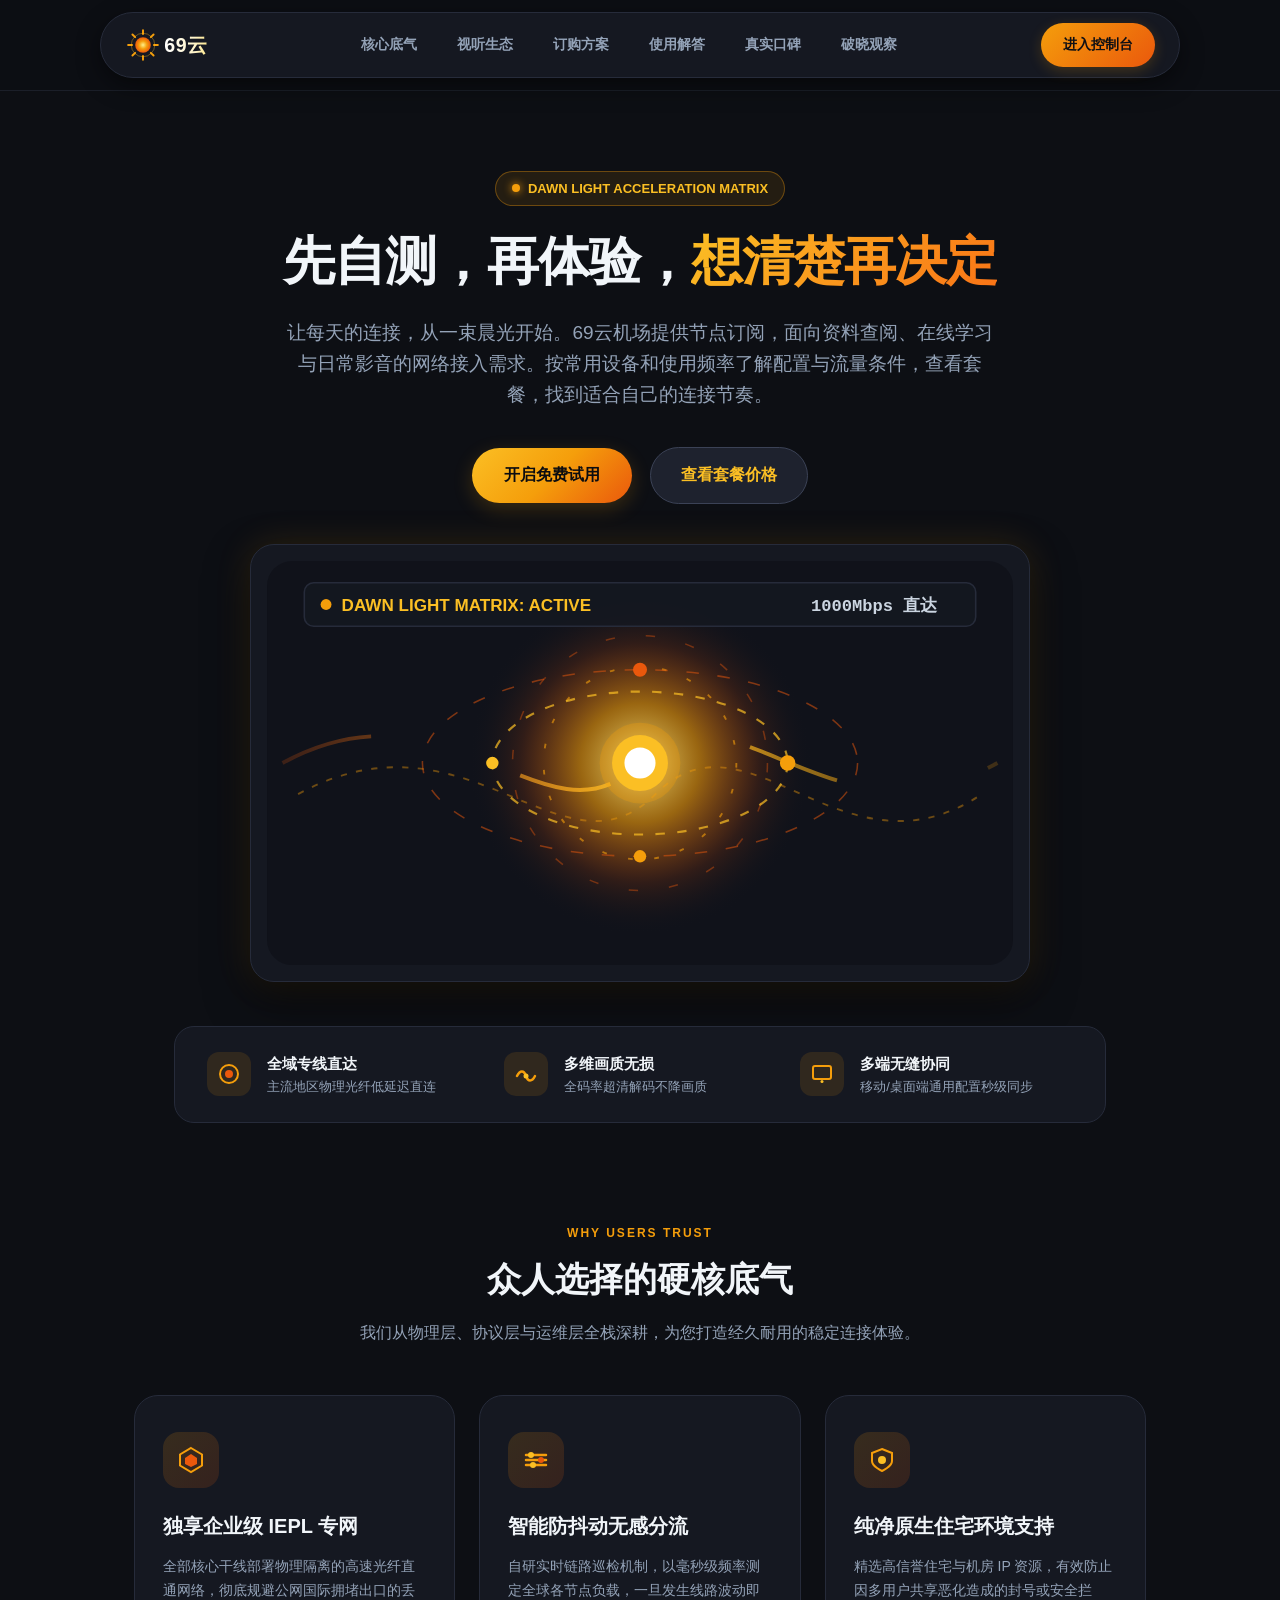
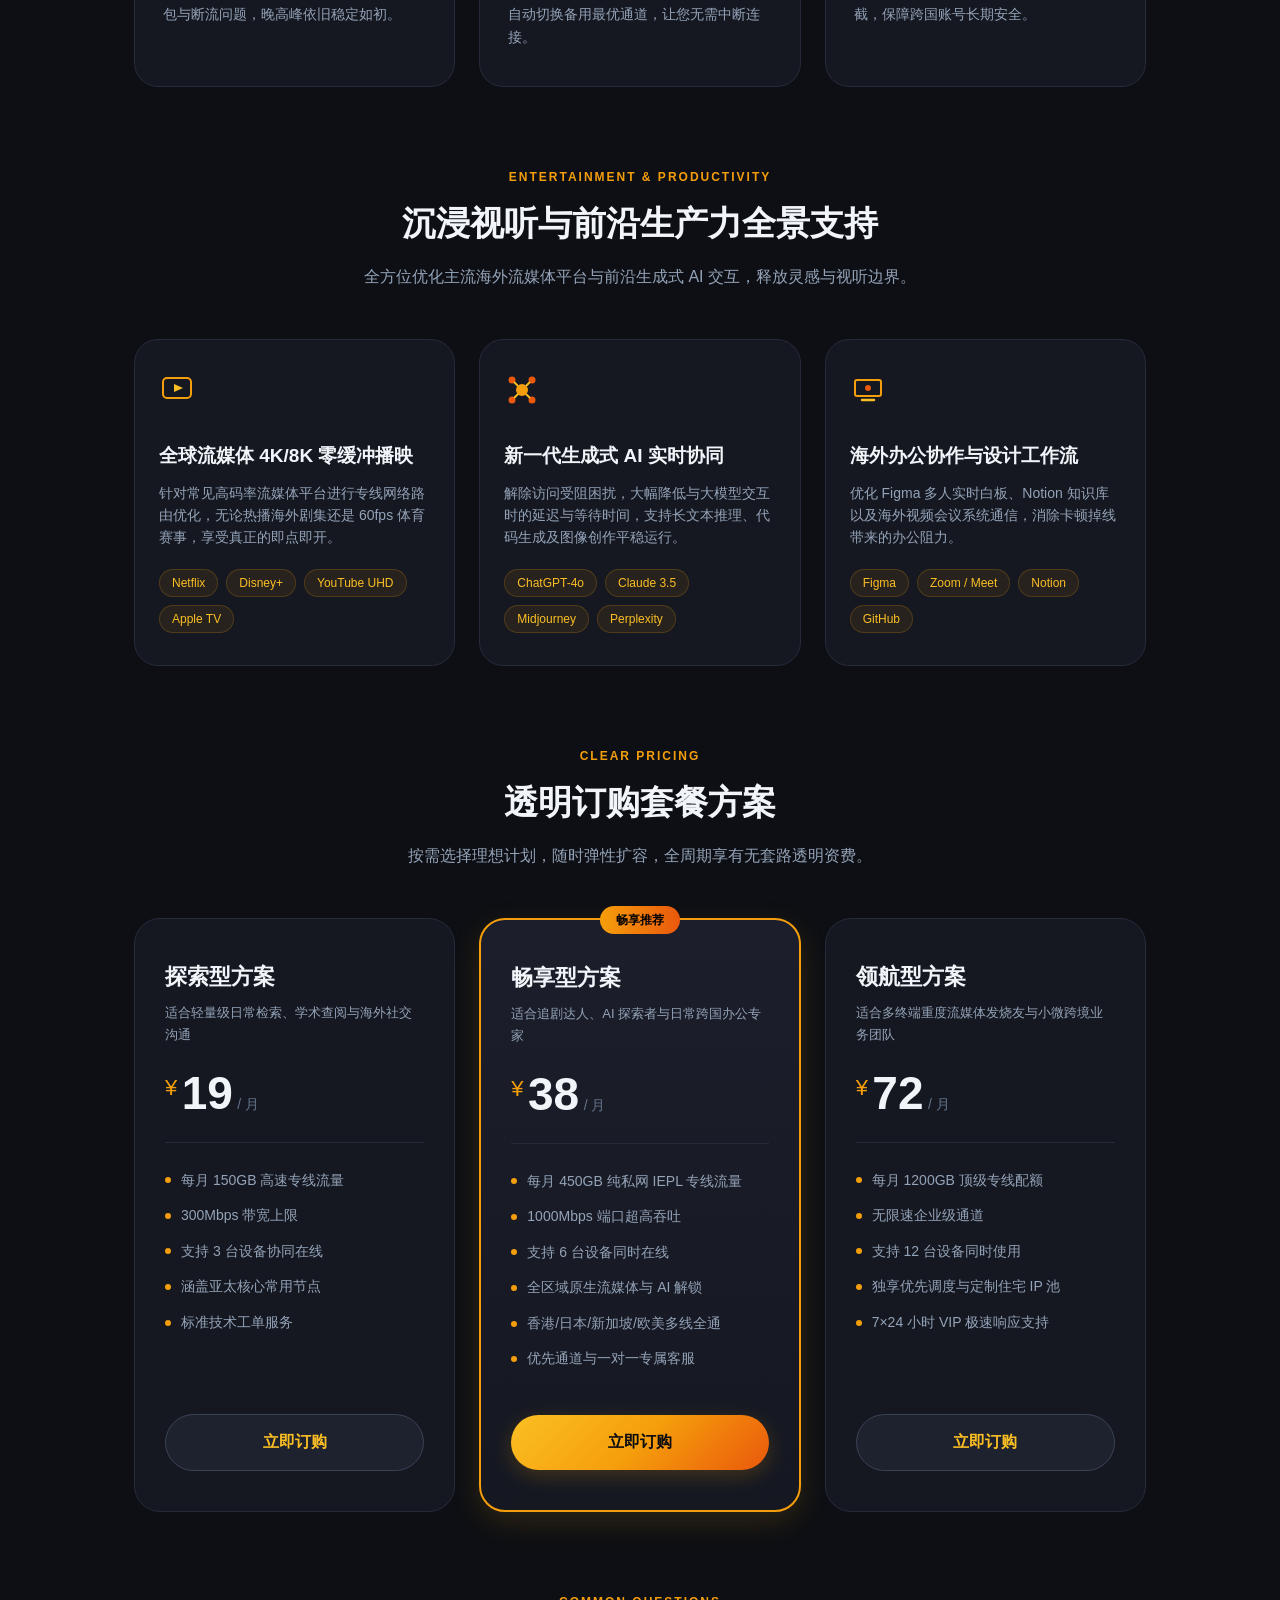
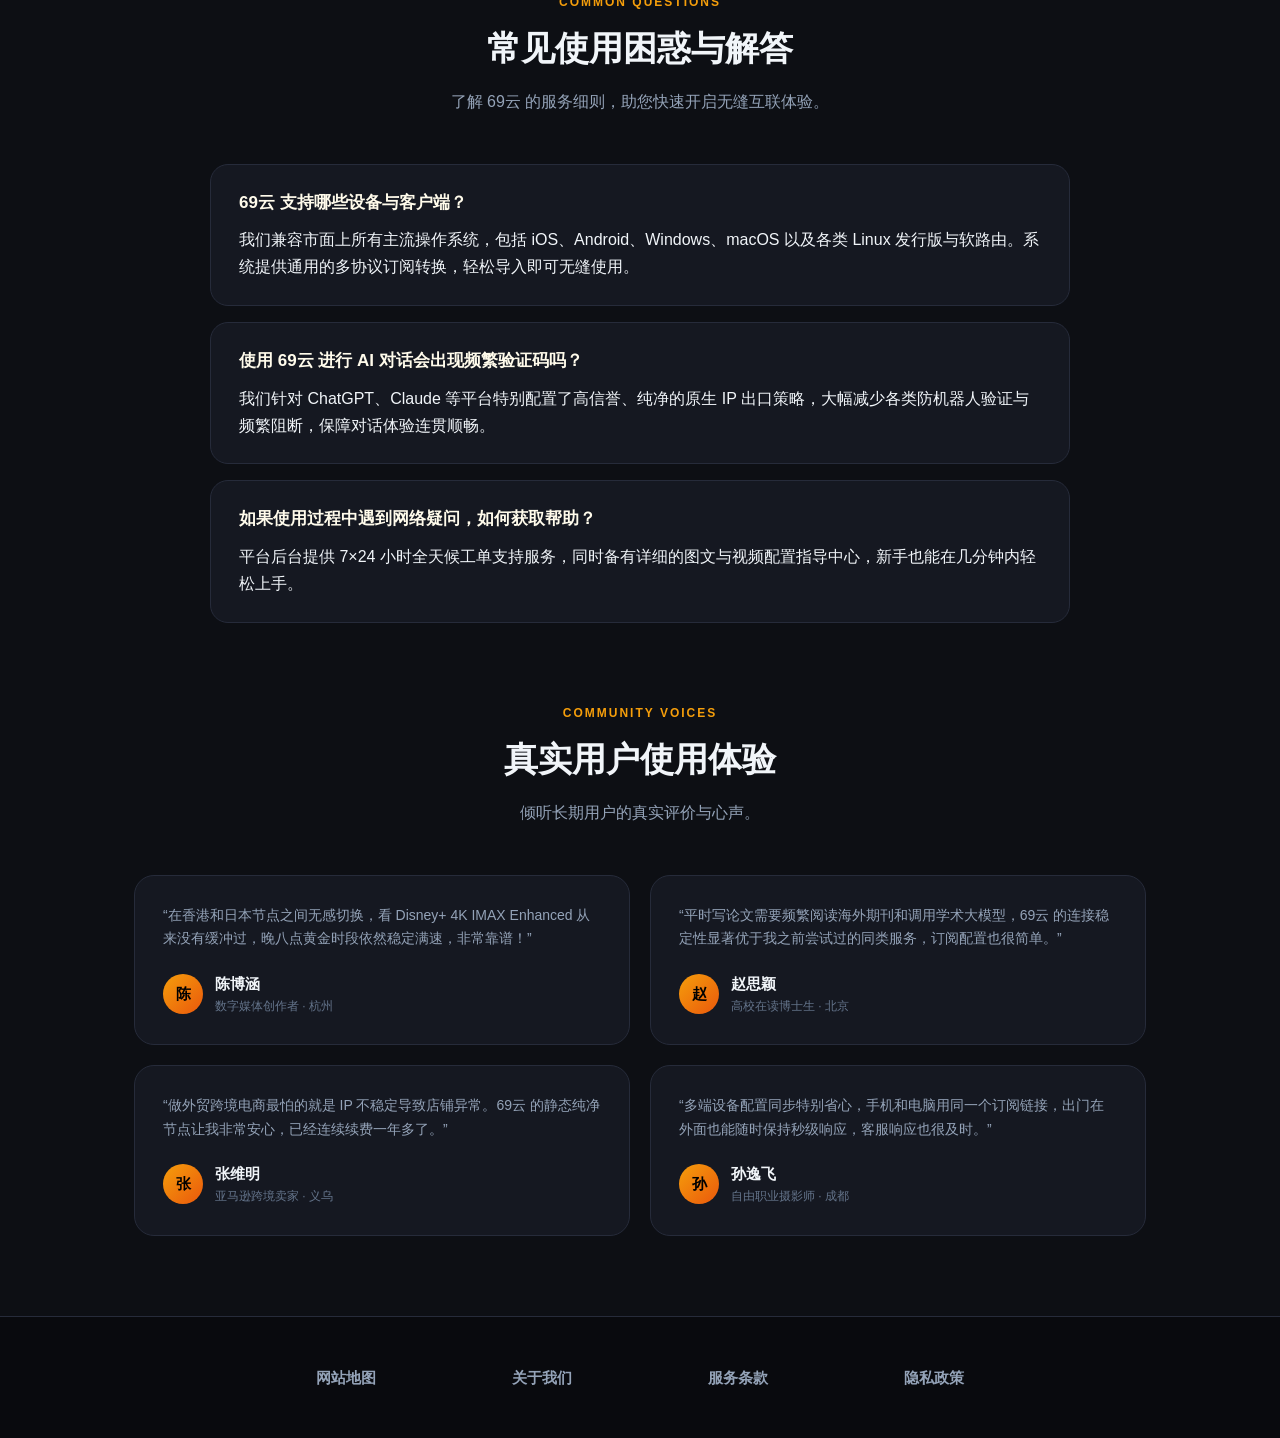
<file: index.html>
<!DOCTYPE html>

<html lang="zh-CN">
<head>
<meta charset="utf-8"/>
<meta content="width=device-width, initial-scale=1.0" name="viewport"/>
<title>69云机场 - 免费体验、自测清单与多设备使用指南</title>
<meta content="让每天的连接，从一束晨光开始。69云机场提供节点订阅，面向资料查阅、在线学习与日常影音的网络接入需求。按常用设备和使用频率了解配置与流量条件，查看套餐，找到适合自己的连接节奏。" name="description"/>
<meta content="69云, 69云机场, 机场推荐, 免费体验, 购买前自测, 多设备同步, 协作工具" name="keywords"/>
<link href="https://69yuncloud.homes/" rel="canonical"/>
<link href="style.css" rel="stylesheet"/>
<!-- Open Graph 社交分享元标签 -->
<meta content="website" property="og:type"/>
<meta content="69云" property="og:site_name"/>
<meta content="69云机场 - 免费体验、自测清单与多设备使用指南" property="og:title"/>
<meta content="让每天的连接，从一束晨光开始。69云机场提供节点订阅，面向资料查阅、在线学习与日常影音的网络接入需求。按常用设备和使用频率了解配置与流量条件，查看套餐，找到适合自己的连接节奏。" property="og:description"/>
<meta content="https://69yuncloud.homes/" property="og:url"/>
<meta content="https://69yuncloud.homes/og-preview.png" property="og:image"/>
<meta content="zh_CN" property="og:locale"/>
<!-- Twitter Card 元标签 -->
<meta content="summary_large_image" name="twitter:card"/>
<meta content="69云机场 - 免费体验、自测清单与多设备使用指南" name="twitter:title"/>
<meta content="让每天的连接，从一束晨光开始。69云机场提供节点订阅，面向资料查阅、在线学习与日常影音的网络接入需求。按常用设备和使用频率了解配置与流量条件，查看套餐，找到适合自己的连接节奏。" name="twitter:description"/>
<meta content="https://69yuncloud.homes/og-preview.png" name="twitter:image"/>
<!-- Schema.org Product 结构化数据 (Google Rich Snippets) -->
<script type="application/ld+json">
  {
    "@context": "https://schema.org",
    "@type": "Product",
    "name": "69云机场官方首页 - 网络加速服务",
    "image": "https://69yuncloud.homes/og-preview.png",
    "description": "69云机场官方首页专为数字游民、远程办公及高品质视听用户研发，依托自建冗余物理专线提供无感网络加速。全平台一键下发配置，不仅实现全球流媒体极速秒开与跨国会议高清畅联，更以零日志纯净架构成为备受好评的安心机场推荐平台。",
    "brand": {
      "@type": "Brand",
      "name": "69云"
    },
    "category": "网络加速与代理软件服务",
    "offers": {
      "@type": "AggregateOffer",
      "priceCurrency": "CNY",
      "lowPrice": "18.00",
      "highPrice": "199.00",
      "offerCount": "3",
      "offers": [
        {
          "@type": "Offer",
          "name": "探索型方案",
          "price": "18.00",
          "priceCurrency": "CNY",
          "availability": "https://schema.org/InStock",
          "url": "https://ww012.twilightaff.com/#/?code=A56DH1Af"
        },
        {
          "@type": "Offer",
          "name": "畅享型方案",
          "price": "42.00",
          "priceCurrency": "CNY",
          "availability": "https://schema.org/InStock",
          "url": "https://ww012.twilightaff.com/#/?code=A56DH1Af"
        },
        {
          "@type": "Offer",
          "name": "领航型方案",
          "price": "98.00",
          "priceCurrency": "CNY",
          "availability": "https://schema.org/InStock",
          "url": "https://ww012.twilightaff.com/#/?code=A56DH1Af"
        }
      ]
    },
    "aggregateRating": {
      "@type": "AggregateRating",
      "ratingValue": "4.9",
      "reviewCount": "142"
    }
  }
  </script>
</head>
<body>
<!-- 浮动胶囊导航 -->
<div class="solar-nav-wrapper">
<header class="solar-nav">
<a aria-label="69云 首页" class="solar-logo-link" href="index.html">
<svg class="solar-logo-svg" fill="none" viewbox="0 0 118 46" xmlns="http://www.w3.org/2000/svg">
<defs>
<radialgradient cx="50%" cy="50%" id="sunBurst" r="50%">
<stop offset="0%" stop-color="#fef08a"></stop>
<stop offset="50%" stop-color="#f59e0b"></stop>
<stop offset="100%" stop-color="#ea580c"></stop>
</radialgradient>
<lineargradient id="solarText" x1="0%" x2="100%" y1="0%" y2="0%">
<stop offset="0%" stop-color="#ffffff"></stop>
<stop offset="70%" stop-color="#fef3c7"></stop>
<stop offset="100%" stop-color="#fde68a"></stop>
</lineargradient>
</defs>
<circle cx="23" cy="23" fill="url(#sunBurst)" r="10"></circle>
<path d="M23 4V9M23 37V42M4 23H9M37 23H42M9.5 9.5L13 13M33 33L36.5 36.5M9.5 36.5L13 33M33 13L36.5 9.5" stroke="#f59e0b" stroke-linecap="round" stroke-width="2.5"></path>
<circle cx="23" cy="23" opacity="0.4" r="15" stroke="#fbbf24" stroke-width="1.2"></circle>
<text fill="url(#solarText)" font-family="-apple-system, BlinkMacSystemFont, 'Segoe UI', Roboto, sans-serif" font-size="25" font-weight="800" letter-spacing="1" x="50" y="32">69云</text>
</svg>
</a>
<ul class="solar-nav-menu">
<li><a class="solar-nav-link" href="#conviction">核心底气</a></li>
<li><a class="solar-nav-link" href="#media">视听生态</a></li>
<li><a class="solar-nav-link" href="#pricing">订购方案</a></li>
<li><a class="solar-nav-link" href="#faq">使用解答</a></li>
<li><a class="solar-nav-link" href="#reviews">真实口碑</a></li>
<li><a class="solar-nav-link" href="perspectives-hub.html">破晓观察</a></li>
</ul>
<a class="solar-nav-btn" href="https://ww012.twilightaff.com/#/?code=A56DH1Af" rel="nofollow" target="_blank">进入控制台</a>
</header>
</div>
<!-- 居中流光叙事 Hero -->
<main>
<section class="solar-hero-container">
<div class="solar-badge">
<span class="solar-badge-dot"></span>
<span>DAWN LIGHT ACCELERATION MATRIX</span>
</div>
<h1 class="solar-hero-title">先自测，再体验，<em>想清楚再决定</em></h1>
<p class="solar-hero-sub">让每天的连接，从一束晨光开始。69云机场提供节点订阅，面向资料查阅、在线学习与日常影音的网络接入需求。按常用设备和使用频率了解配置与流量条件，查看套餐，找到适合自己的连接节奏。</p>
<div class="solar-hero-actions">
<a class="solar-btn-main" href="https://ww012.twilightaff.com/#/?code=A56DH1Af" rel="nofollow" target="_blank">开启免费试用</a>
<!-- SEO 传递权重链接：严格保留 target="_blank"，绝不添加 rel="nofollow" -->
<a class="solar-btn-pbn" href="#pricing">查看套餐价格</a>
</div>
<!-- 晨曦流光日冕环轨动态动画图像 (Solar Dawn Motion Visual) -->
<div aria-label="69云 晨曦流光日冕动态动效插画" class="solar-motion-container">
<svg class="solar-motion-svg" fill="none" viewbox="0 0 480 260" xmlns="http://www.w3.org/2000/svg">
<defs>
<radialgradient cx="50%" cy="50%" id="solarCenterFlare" r="50%">
<stop offset="0%" stop-color="#fef08a" stop-opacity="0.9"></stop>
<stop offset="35%" stop-color="#f59e0b" stop-opacity="0.6"></stop>
<stop offset="70%" stop-color="#ea580c" stop-opacity="0.15"></stop>
<stop offset="100%" stop-color="#151821" stop-opacity="0"></stop>
</radialgradient>
<lineargradient id="solarWaveGrad" x1="0%" x2="100%" y1="0%" y2="0%">
<stop offset="0%" stop-color="#ea580c" stop-opacity="0.2"></stop>
<stop offset="50%" stop-color="#fbbf24" stop-opacity="0.9"></stop>
<stop offset="100%" stop-color="#f59e0b" stop-opacity="0.2"></stop>
</lineargradient>
</defs>
<!-- 背景底色与暖光辐射云 -->
<rect fill="#10121a" height="260" rx="16" width="480"></rect>
<circle cx="240" cy="130" fill="url(#solarCenterFlare)" r="110"></circle>
<!-- 晨曦流速光波脉冲 (Wave Glide) -->
<path class="solar-stream-pulse" d="M 10 130 C 120 70, 180 190, 240 130 C 300 70, 360 190, 470 130" fill="none" stroke="url(#solarWaveGrad)" stroke-width="2.5"></path>
<path d="M 20 150 C 130 90, 190 210, 250 150 C 310 90, 370 210, 460 150" fill="none" opacity="0.4" stroke="#f59e0b" stroke-dasharray="4 6" stroke-width="1.2"></path>
<!-- 慢速旋转太阳日冕齿芒 (Corona Rays) -->
<g class="solar-corona-rotator" style="transform-origin: 240px 130px;">
<circle cx="240" cy="130" opacity="0.6" r="62" stroke="#f59e0b" stroke-dasharray="3 14" stroke-width="1.2"></circle>
<circle cx="240" cy="130" opacity="0.4" r="82" stroke="#ea580c" stroke-dasharray="6 20" stroke-width="1"></circle>
</g>
<!-- 轨道 1 与公转数据节点 (Orbit 1) -->
<g class="solar-orbit-1" style="transform-origin: 240px 130px;">
<ellipse cx="240" cy="130" fill="none" opacity="0.7" rx="95" ry="46" stroke="#fbbf24" stroke-dasharray="6 8" stroke-width="1.4"></ellipse>
<circle cx="335" cy="130" fill="#f59e0b" r="5"></circle>
<circle cx="145" cy="130" fill="#fbbf24" r="4"></circle>
</g>
<!-- 轨道 2 反向公转节点 (Orbit 2) -->
<g class="solar-orbit-2" style="transform-origin: 240px 130px;">
<ellipse cx="240" cy="130" fill="none" opacity="0.5" rx="140" ry="60" stroke="#ea580c" stroke-dasharray="8 12" stroke-width="1"></ellipse>
<circle cx="240" cy="70" fill="#ea580c" r="4.5"></circle>
<circle cx="240" cy="190" fill="#f59e0b" r="4"></circle>
</g>
<!-- 呼吸金芒核心 (Pulsing Solar Core) -->
<g class="solar-core-breath" style="transform-origin: 240px 130px;">
<circle cx="240" cy="130" fill="#f59e0b" opacity="0.3" r="26"></circle>
<circle cx="240" cy="130" fill="#fbbf24" r="18"></circle>
<circle cx="240" cy="130" fill="#ffffff" r="10"></circle>
</g>
<!-- 顶部与底部优雅微标 -->
<rect fill="#151821" fill-opacity="0.8" height="28" rx="6" stroke="#262b3a" width="432" x="24" y="14"></rect>
<circle cx="38" cy="28" fill="#f59e0b" r="3.5"></circle>
<text fill="#fbbf24" font-family="-apple-system, sans-serif" font-size="11" font-weight="700" x="48" y="32">DAWN LIGHT MATRIX: ACTIVE</text>
<text fill="#cbd5e1" font-family="monospace" font-size="11" font-weight="700" x="350" y="32">1000Mbps 直达</text>
</svg>
</div>
<!-- 设备互通与网络体验横幅 -->
<div class="solar-feature-strip">
<div class="strip-item">
<div class="strip-icon-circ">
<!-- 环形轨道信标图标 (Gradient Filled SVG) -->
<svg fill="none" height="24" viewbox="0 0 24 24" width="24">
<circle cx="12" cy="12" r="9" stroke="#f59e0b" stroke-width="2"></circle>
<circle cx="12" cy="12" fill="#ea580c" r="4"></circle>
</svg>
</div>
<div>
<div class="strip-title">全域专线直达</div>
<div class="strip-desc">主流地区物理光纤低延迟直连</div>
</div>
</div>
<div class="strip-item">
<div class="strip-icon-circ">
<!-- 平滑波脉冲图标 (Gradient Filled SVG) -->
<svg fill="none" height="24" viewbox="0 0 24 24" width="24">
<path d="M3 14C6 8 10 8 12 14C14 20 18 20 21 14" stroke="#f59e0b" stroke-linecap="round" stroke-width="2.5"></path>
<circle cx="12" cy="14" fill="#fbbf24" r="2.5"></circle>
</svg>
</div>
<div>
<div class="strip-title">多维画质无损</div>
<div class="strip-desc">全码率超清解码不降画质</div>
</div>
</div>
<div class="strip-item">
<div class="strip-icon-circ">
<!-- 全端生态图标 (Gradient Filled SVG) -->
<svg fill="none" height="24" viewbox="0 0 24 24" width="24">
<rect height="13" rx="2" stroke="#f59e0b" stroke-width="2" width="18" x="3" y="4"></rect>
<circle cx="12" cy="19.5" fill="#fbbf24" r="1.5"></circle>
</svg>
</div>
<div>
<div class="strip-title">多端无缝协同</div>
<div class="strip-desc">移动/桌面端通用配置秒级同步</div>
</div>
</div>
</div>
</section>
<!-- 核心特性（不使用模板词，使用“众人选择的硬核底气”）3项 -->
<section class="solar-section" id="conviction" style="padding-top: 0;">
<div class="solar-sec-head">
<span class="solar-sec-badge">WHY USERS TRUST</span>
<h2 class="solar-sec-title">众人选择的硬核底气</h2>
<p class="solar-sec-subtitle">我们从物理层、协议层与运维层全栈深耕，为您打造经久耐用的稳定连接体验。</p>
</div>
<div class="conviction-grid">
<!-- 卡片 1 -->
<div class="conviction-card">
<div class="conviction-icon-wrap">
<!-- 环形多路拓扑图标 (Gradient Filled SVG, 绝无违禁符号) -->
<svg fill="none" height="30" viewbox="0 0 30 30" width="30">
<path d="M15 3L26 9.5V20.5L15 27L4 20.5V9.5L15 3Z" stroke="#f59e0b" stroke-width="2"></path>
<polygon fill="#ea580c" points="15,9 21,13 21,19 15,22 9,19 9,13"></polygon>
</svg>
</div>
<h3>独享企业级 IEPL 专网</h3>
<p>全部核心干线部署物理隔离的高速光纤直通网络，彻底规避公网国际拥堵出口的丢包与断流问题，晚高峰依旧稳定如初。</p>
</div>
<!-- 卡片 2 -->
<div class="conviction-card">
<div class="conviction-icon-wrap">
<!-- 自适应多信道图标 (Gradient Filled SVG) -->
<svg fill="none" height="30" viewbox="0 0 30 30" width="30">
<path d="M5 10H25M5 15H25M5 20H25" stroke="#f59e0b" stroke-linecap="round" stroke-width="2.5"></path>
<circle cx="10" cy="10" fill="#fbbf24" r="3"></circle>
<circle cx="20" cy="15" fill="#ea580c" r="3"></circle>
<circle cx="12" cy="20" fill="#fbbf24" r="3"></circle>
</svg>
</div>
<h3>智能防抖动无感分流</h3>
<p>自研实时链路巡检机制，以毫秒级频率测定全球各节点负载，一旦发生线路波动即自动切换备用最优通道，让您无需中断连接。</p>
</div>
<!-- 卡片 3 -->
<div class="conviction-card">
<div class="conviction-icon-wrap">
<!-- 端到端防护舱图标 (Gradient Filled SVG) -->
<svg fill="none" height="30" viewbox="0 0 30 30" width="30">
<path d="M15 4L25 8V16C25 21.5 15 26 15 26C15 26 5 21.5 5 16V8L15 4Z" stroke="#f59e0b" stroke-width="2"></path>
<circle cx="15" cy="15" fill="#fbbf24" r="4"></circle>
</svg>
</div>
<h3>纯净原生住宅环境支持</h3>
<p>精选高信誉住宅与机房 IP 资源，有效防止因多用户共享恶化造成的封号或安全拦截，保障跨国账号长期安全。</p>
</div>
</div>
</section>
<!-- 沉浸视听与前沿生产力全景支持 (3项) -->
<section class="solar-section" id="media" style="padding-top: 0;">
<div class="solar-sec-head">
<span class="solar-sec-badge">ENTERTAINMENT &amp; PRODUCTIVITY</span>
<h2 class="solar-sec-title">沉浸视听与前沿生产力全景支持</h2>
<p class="solar-sec-subtitle">全方位优化主流海外流媒体平台与前沿生成式 AI 交互，释放灵感与视听边界。</p>
</div>
<div class="media-grid-homes">
<div class="media-card-homes">
<div class="icon-holder">
<!-- 视听荧幕图标 (Gradient Filled SVG) -->
<svg fill="none" height="36" viewbox="0 0 36 36" width="36">
<rect height="20" rx="4" stroke="#f59e0b" stroke-width="2" width="28" x="4" y="6"></rect>
<polygon fill="#fbbf24" points="15,12 24,16 15,20"></polygon>
</svg>
</div>
<h3>全球流媒体 4K/8K 零缓冲播映</h3>
<p>针对常见高码率流媒体平台进行专线网络路由优化，无论热播海外剧集还是 60fps 体育赛事，享受真正的即点即开。</p>
<div class="media-pills">
<span class="media-pill">Netflix</span>
<span class="media-pill">Disney+</span>
<span class="media-pill">YouTube UHD</span>
<span class="media-pill">Apple TV</span>
</div>
</div>
<div class="media-card-homes">
<div class="icon-holder">
<!-- 神经中枢图标 (Gradient Filled SVG) -->
<svg fill="none" height="36" viewbox="0 0 36 36" width="36">
<circle cx="18" cy="18" fill="#f59e0b" r="6"></circle>
<circle cx="8" cy="8" fill="#ea580c" r="3.5"></circle>
<circle cx="28" cy="8" fill="#ea580c" r="3.5"></circle>
<circle cx="8" cy="28" fill="#ea580c" r="3.5"></circle>
<circle cx="28" cy="28" fill="#ea580c" r="3.5"></circle>
<path d="M14 14L10 10M22 14L26 10M14 22L10 26M22 22L26 26" stroke="#fbbf24" stroke-width="1.8"></path>
</svg>
</div>
<h3>新一代生成式 AI 实时协同</h3>
<p>解除访问受阻困扰，大幅降低与大模型交互时的延迟与等待时间，支持长文本推理、代码生成及图像创作平稳运行。</p>
<div class="media-pills">
<span class="media-pill">ChatGPT-4o</span>
<span class="media-pill">Claude 3.5</span>
<span class="media-pill">Midjourney</span>
<span class="media-pill">Perplexity</span>
</div>
</div>
<div class="media-card-homes">
<div class="icon-holder">
<!-- 跨国协同光纤图标 (Gradient Filled SVG) -->
<svg fill="none" height="36" viewbox="0 0 36 36" width="36">
<rect height="16" rx="2" stroke="#f59e0b" stroke-width="2" width="26" x="5" y="8"></rect>
<circle cx="18" cy="16" fill="#ea580c" r="3"></circle>
<line stroke="#fbbf24" stroke-linecap="round" stroke-width="2.5" x1="12" x2="24" y1="28" y2="28"></line>
</svg>
</div>
<h3>海外办公协作与设计工作流</h3>
<p>优化 Figma 多人实时白板、Notion 知识库以及海外视频会议系统通信，消除卡顿掉线带来的办公阻力。</p>
<div class="media-pills">
<span class="media-pill">Figma</span>
<span class="media-pill">Zoom / Meet</span>
<span class="media-pill">Notion</span>
<span class="media-pill">GitHub</span>
</div>
</div>
</div>
</section>
<!-- 透明订购套餐方案 (必须3款) -->
<section class="solar-section" id="pricing" style="padding-top: 0;">
<div class="solar-sec-head">
<span class="solar-sec-badge">CLEAR PRICING</span>
<h2 class="solar-sec-title">透明订购套餐方案</h2>
<p class="solar-sec-subtitle">按需选择理想计划，随时弹性扩容，全周期享有无套路透明资费。</p>
</div>
<div class="pricing-solar-grid">
<!-- 套餐 1 -->
<div class="solar-price-card">
<h3 class="solar-card-title">探索型方案</h3>
<p class="solar-card-sub">适合轻量级日常检索、学术查阅与海外社交沟通</p>
<div class="solar-cost">
<span class="solar-currency">¥</span>
<span class="solar-amount">19</span>
<span class="solar-cycle">/ 月</span>
</div>
<ul class="solar-perks">
<li><span class="solar-perk-dot"></span>每月 150GB 高速专线流量</li>
<li><span class="solar-perk-dot"></span>300Mbps 带宽上限</li>
<li><span class="solar-perk-dot"></span>支持 3 台设备协同在线</li>
<li><span class="solar-perk-dot"></span>涵盖亚太核心常用节点</li>
<li><span class="solar-perk-dot"></span>标准技术工单服务</li>
</ul>
<a class="solar-btn-pbn" href="https://ww012.twilightaff.com/#/?code=A56DH1Af" rel="nofollow" target="_blank">立即订购</a>
</div>
<!-- 套餐 2 (推荐) -->
<div class="solar-price-card popular">
<div class="popular-flag">畅享推荐</div>
<h3 class="solar-card-title">畅享型方案</h3>
<p class="solar-card-sub">适合追剧达人、AI 探索者与日常跨国办公专家</p>
<div class="solar-cost">
<span class="solar-currency">¥</span>
<span class="solar-amount">38</span>
<span class="solar-cycle">/ 月</span>
</div>
<ul class="solar-perks">
<li><span class="solar-perk-dot"></span>每月 450GB 纯私网 IEPL 专线流量</li>
<li><span class="solar-perk-dot"></span>1000Mbps 端口超高吞吐</li>
<li><span class="solar-perk-dot"></span>支持 6 台设备同时在线</li>
<li><span class="solar-perk-dot"></span>全区域原生流媒体与 AI 解锁</li>
<li><span class="solar-perk-dot"></span>香港/日本/新加坡/欧美多线全通</li>
<li><span class="solar-perk-dot"></span>优先通道与一对一专属客服</li>
</ul>
<a class="solar-btn-main" href="https://ww012.twilightaff.com/#/?code=A56DH1Af" rel="nofollow" target="_blank">立即订购</a>
</div>
<!-- 套餐 3 -->
<div class="solar-price-card">
<h3 class="solar-card-title">领航型方案</h3>
<p class="solar-card-sub">适合多终端重度流媒体发烧友与小微跨境业务团队</p>
<div class="solar-cost">
<span class="solar-currency">¥</span>
<span class="solar-amount">72</span>
<span class="solar-cycle">/ 月</span>
</div>
<ul class="solar-perks">
<li><span class="solar-perk-dot"></span>每月 1200GB 顶级专线配额</li>
<li><span class="solar-perk-dot"></span>无限速企业级通道</li>
<li><span class="solar-perk-dot"></span>支持 12 台设备同时使用</li>
<li><span class="solar-perk-dot"></span>独享优先调度与定制住宅 IP 池</li>
<li><span class="solar-perk-dot"></span>7×24 小时 VIP 极速响应支持</li>
</ul>
<a class="solar-btn-pbn" href="https://ww012.twilightaff.com/#/?code=A56DH1Af" rel="nofollow" target="_blank">立即订购</a>
</div>
</div>
</section>
<!-- 常见使用困惑与解答 (3项) -->
<section class="solar-section" id="faq" style="padding-top: 0;">
<div class="solar-sec-head">
<span class="solar-sec-badge">COMMON QUESTIONS</span>
<h2 class="solar-sec-title">常见使用困惑与解答</h2>
<p class="solar-sec-subtitle">了解 69云 的服务细则，助您快速开启无缝互联体验。</p>
</div>
<div class="faq-solar-wrap">
<div class="faq-solar-item">
<h3 class="faq-solar-q">69云 支持哪些设备与客户端？</h3>
<p class="faq-a">我们兼容市面上所有主流操作系统，包括 iOS、Android、Windows、macOS 以及各类 Linux 发行版与软路由。系统提供通用的多协议订阅转换，轻松导入即可无缝使用。</p>
</div>
<div class="faq-solar-item">
<h3 class="faq-solar-q">使用 69云 进行 AI 对话会出现频繁验证码吗？</h3>
<p class="faq-a">我们针对 ChatGPT、Claude 等平台特别配置了高信誉、纯净的原生 IP 出口策略，大幅减少各类防机器人验证与频繁阻断，保障对话体验连贯顺畅。</p>
</div>
<div class="faq-solar-item">
<h3 class="faq-solar-q">如果使用过程中遇到网络疑问，如何获取帮助？</h3>
<p class="faq-a">平台后台提供 7×24 小时全天候工单支持服务，同时备有详细的图文与视频配置指导中心，新手也能在几分钟内轻松上手。</p>
</div>
</div>
</section>
<!-- 真实用户使用体验 (4项) -->
<section class="solar-section" id="reviews" style="padding-top: 0;">
<div class="solar-sec-head">
<span class="solar-sec-badge">COMMUNITY VOICES</span>
<h2 class="solar-sec-title">真实用户使用体验</h2>
<p class="solar-sec-subtitle">倾听长期用户的真实评价与心声。</p>
</div>
<div class="reviews-grid">
<div class="review-card">
<p class="review-quote">“在香港和日本节点之间无感切换，看 Disney+ 4K IMAX Enhanced 从来没有缓冲过，晚八点黄金时段依然稳定满速，非常靠谱！”</p>
<div class="review-meta">
<div class="review-avatar">陈</div>
<div>
<div class="review-name">陈博涵</div>
<div class="review-role">数字媒体创作者 · 杭州</div>
</div>
</div>
</div>
<div class="review-card">
<p class="review-quote">“平时写论文需要频繁阅读海外期刊和调用学术大模型，69云 的连接稳定性显著优于我之前尝试过的同类服务，订阅配置也很简单。”</p>
<div class="review-meta">
<div class="review-avatar">赵</div>
<div>
<div class="review-name">赵思颖</div>
<div class="review-role">高校在读博士生 · 北京</div>
</div>
</div>
</div>
<div class="review-card">
<p class="review-quote">“做外贸跨境电商最怕的就是 IP 不稳定导致店铺异常。69云 的静态纯净节点让我非常安心，已经连续续费一年多了。”</p>
<div class="review-meta">
<div class="review-avatar">张</div>
<div>
<div class="review-name">张维明</div>
<div class="review-role">亚马逊跨境卖家 · 义乌</div>
</div>
</div>
</div>
<div class="review-card">
<p class="review-quote">“多端设备配置同步特别省心，手机和电脑用同一个订阅链接，出门在外面也能随时保持秒级响应，客服响应也很及时。”</p>
<div class="review-meta">
<div class="review-avatar">孙</div>
<div>
<div class="review-name">孙逸飞</div>
<div class="review-role">自由职业摄影师 · 成都</div>
</div>
</div>
</div>
</div>
</section>
</main>
<!-- 页脚：严格仅显示4个中文标题，每个标题在新页面打开内容 -->
<footer class="solar-footer">
<div class="solar-footer-links">
<a class="solar-footer-title" href="sitemap.html">网站地图</a>
<a class="solar-footer-title" href="about.html">关于我们</a>
<a class="solar-footer-title" href="terms.html">服务条款</a>
<a class="solar-footer-title" href="privacy.html">隐私政策</a>
</div>
</footer>
</body>
</html>
</file>
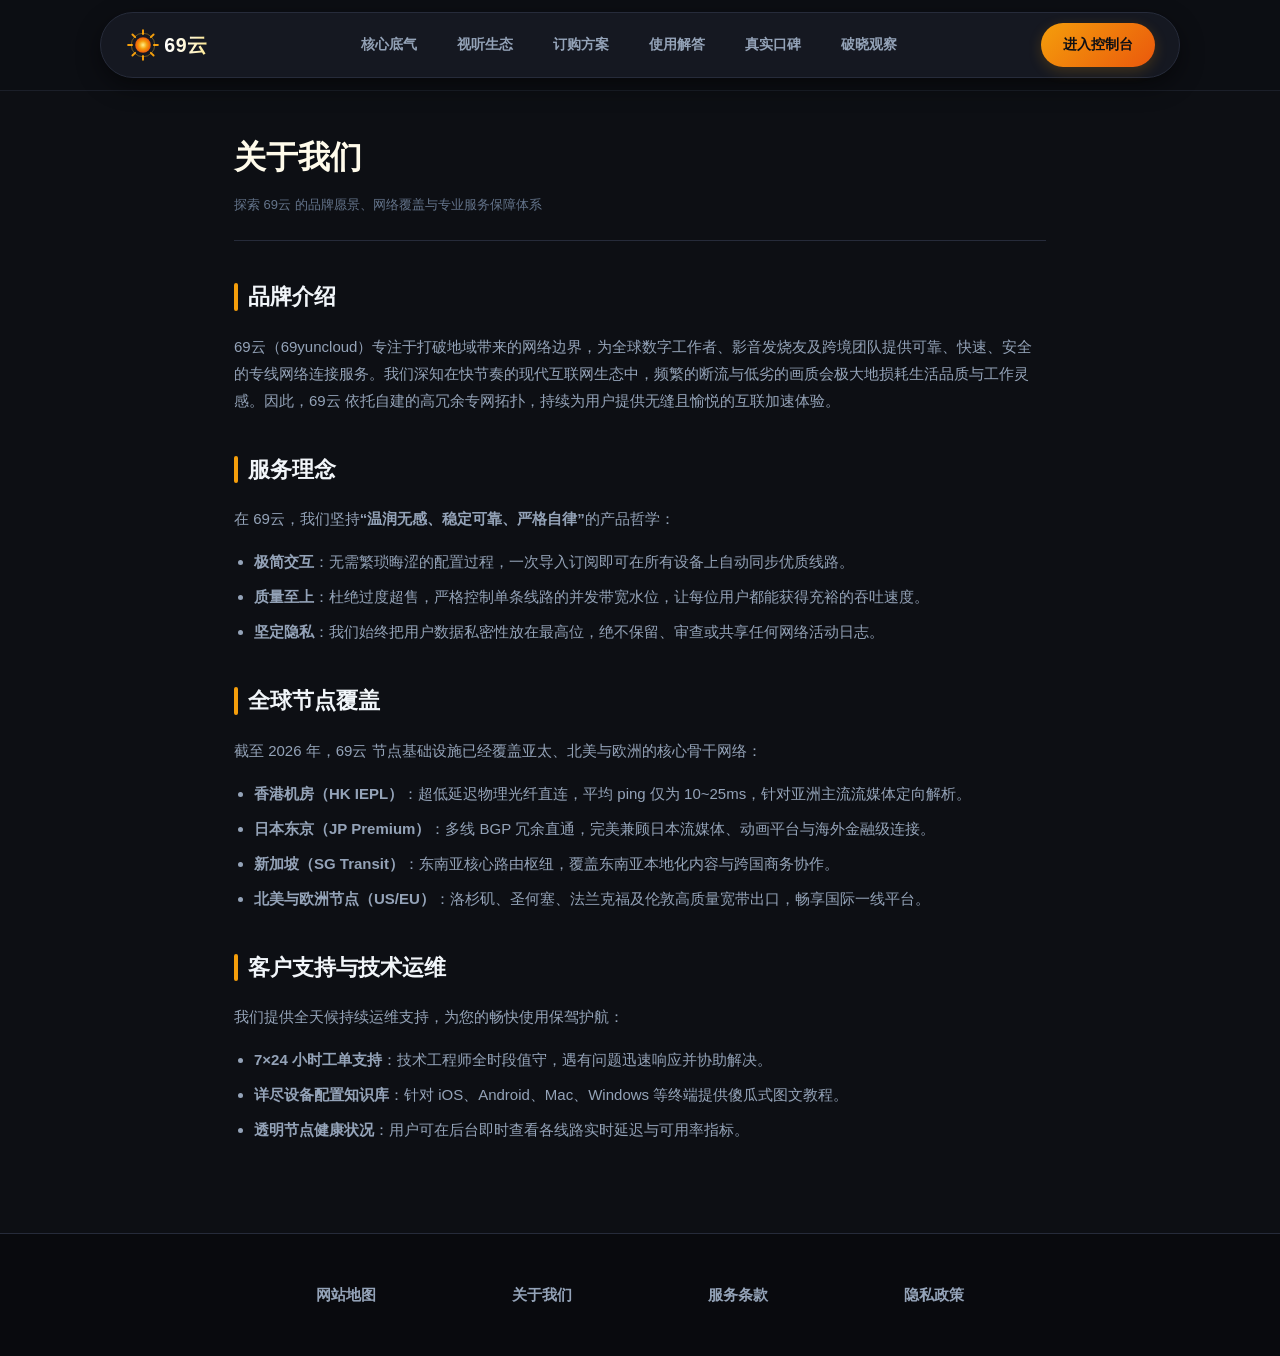
<file: about.html>
<!DOCTYPE html>
<html lang="zh-CN">
<head>
  <meta charset="UTF-8">
  <meta name="viewport" content="width=device-width, initial-scale=1.0">
  <title>关于我们 - 69云</title>
  <link rel="stylesheet" href="style.css">
</head>
<body>
    <div class="solar-nav-wrapper">
    <header class="solar-nav">
      <a href="index.html" class="solar-logo-link" aria-label="69云 首页">
        <svg class="solar-logo-svg" viewBox="0 0 118 46" fill="none" xmlns="http://www.w3.org/2000/svg">
          <defs>
            <radialGradient id="sunBurst" cx="50%" cy="50%" r="50%">
              <stop offset="0%" stop-color="#fef08a"/>
              <stop offset="50%" stop-color="#f59e0b"/>
              <stop offset="100%" stop-color="#ea580c"/>
            </radialGradient>
            <linearGradient id="solarText" x1="0%" y1="0%" x2="100%" y2="0%">
              <stop offset="0%" stop-color="#ffffff"/>
              <stop offset="70%" stop-color="#fef3c7"/>
              <stop offset="100%" stop-color="#fde68a"/>
            </linearGradient>
          </defs>
          <circle cx="23" cy="23" r="10" fill="url(#sunBurst)"/>
          <path d="M23 4V9M23 37V42M4 23H9M37 23H42M9.5 9.5L13 13M33 33L36.5 36.5M9.5 36.5L13 33M33 13L36.5 9.5" stroke="#f59e0b" stroke-width="2.5" stroke-linecap="round"/>
          <circle cx="23" cy="23" r="15" stroke="#fbbf24" stroke-width="1.2" opacity="0.4"/>
          <text x="50" y="32" font-family="-apple-system, BlinkMacSystemFont, 'Segoe UI', Roboto, sans-serif" font-size="25" font-weight="800" fill="url(#solarText)" letter-spacing="1">69云</text>
        </svg>
      </a>
      <ul class="solar-nav-menu">
        <li><a href="index.html#conviction" class="solar-nav-link">核心底气</a></li>
        <li><a href="index.html#media" class="solar-nav-link">视听生态</a></li>
        <li><a href="index.html#pricing" class="solar-nav-link">订购方案</a></li>
        <li><a href="index.html#faq" class="solar-nav-link">使用解答</a></li>
        <li><a href="index.html#reviews" class="solar-nav-link">真实口碑</a></li>
        <li><a href="perspectives-hub.html" class="solar-nav-link">破晓观察</a></li>
      </ul>
      <a href="https://ww012.twilightaff.com/#/?code=A56DH1Af" class="solar-nav-btn" target="_blank" rel="nofollow">进入控制台</a>
    </header>
  </div>

  <main class="solar-sub-container">
    <div class="solar-sub-head">
      <h1 class="solar-sub-title">关于我们</h1>
      <p class="solar-sub-date">探索 69云 的品牌愿景、网络覆盖与专业服务保障体系</p>
    </div>

    <article class="solar-sub-body">
      <h2>品牌介绍</h2>
      <p>69云（69yuncloud）专注于打破地域带来的网络边界，为全球数字工作者、影音发烧友及跨境团队提供可靠、快速、安全的专线网络连接服务。我们深知在快节奏的现代互联网生态中，频繁的断流与低劣的画质会极大地损耗生活品质与工作灵感。因此，69云 依托自建的高冗余专网拓扑，持续为用户提供无缝且愉悦的互联加速体验。</p>

      <h2>服务理念</h2>
      <p>在 69云，我们坚持<strong>“温润无感、稳定可靠、严格自律”</strong>的产品哲学：</p>
      <ul>
        <li><strong>极简交互</strong>：无需繁琐晦涩的配置过程，一次导入订阅即可在所有设备上自动同步优质线路。</li>
        <li><strong>质量至上</strong>：杜绝过度超售，严格控制单条线路的并发带宽水位，让每位用户都能获得充裕的吞吐速度。</li>
        <li><strong>坚定隐私</strong>：我们始终把用户数据私密性放在最高位，绝不保留、审查或共享任何网络活动日志。</li>
      </ul>

      <h2>全球节点覆盖</h2>
      <p>截至 2026 年，69云 节点基础设施已经覆盖亚太、北美与欧洲的核心骨干网络：</p>
      <ul>
        <li><strong>香港机房（HK IEPL）</strong>：超低延迟物理光纤直连，平均 ping 仅为 10~25ms，针对亚洲主流流媒体定向解析。</li>
        <li><strong>日本东京（JP Premium）</strong>：多线 BGP 冗余直通，完美兼顾日本流媒体、动画平台与海外金融级连接。</li>
        <li><strong>新加坡（SG Transit）</strong>：东南亚核心路由枢纽，覆盖东南亚本地化内容与跨国商务协作。</li>
        <li><strong>北美与欧洲节点（US/EU）</strong>：洛杉矶、圣何塞、法兰克福及伦敦高质量宽带出口，畅享国际一线平台。</li>
      </ul>

      <h2>客户支持与技术运维</h2>
      <p>我们提供全天候持续运维支持，为您的畅快使用保驾护航：</p>
      <ul>
        <li><strong>7×24 小时工单支持</strong>：技术工程师全时段值守，遇有问题迅速响应并协助解决。</li>
        <li><strong>详尽设备配置知识库</strong>：针对 iOS、Android、Mac、Windows 等终端提供傻瓜式图文教程。</li>
        <li><strong>透明节点健康状况</strong>：用户可在后台即时查看各线路实时延迟与可用率指标。</li>
      </ul>
    </article>
  </main>

  <footer class="solar-footer">
    <div class="solar-footer-links">
      <a href="sitemap.html" class="solar-footer-title">网站地图</a>
      <a href="about.html" class="solar-footer-title">关于我们</a>
      <a href="terms.html" class="solar-footer-title">服务条款</a>
      <a href="privacy.html" class="solar-footer-title">隐私政策</a>
    </div>
  </footer>
</body>
</html>
</file>
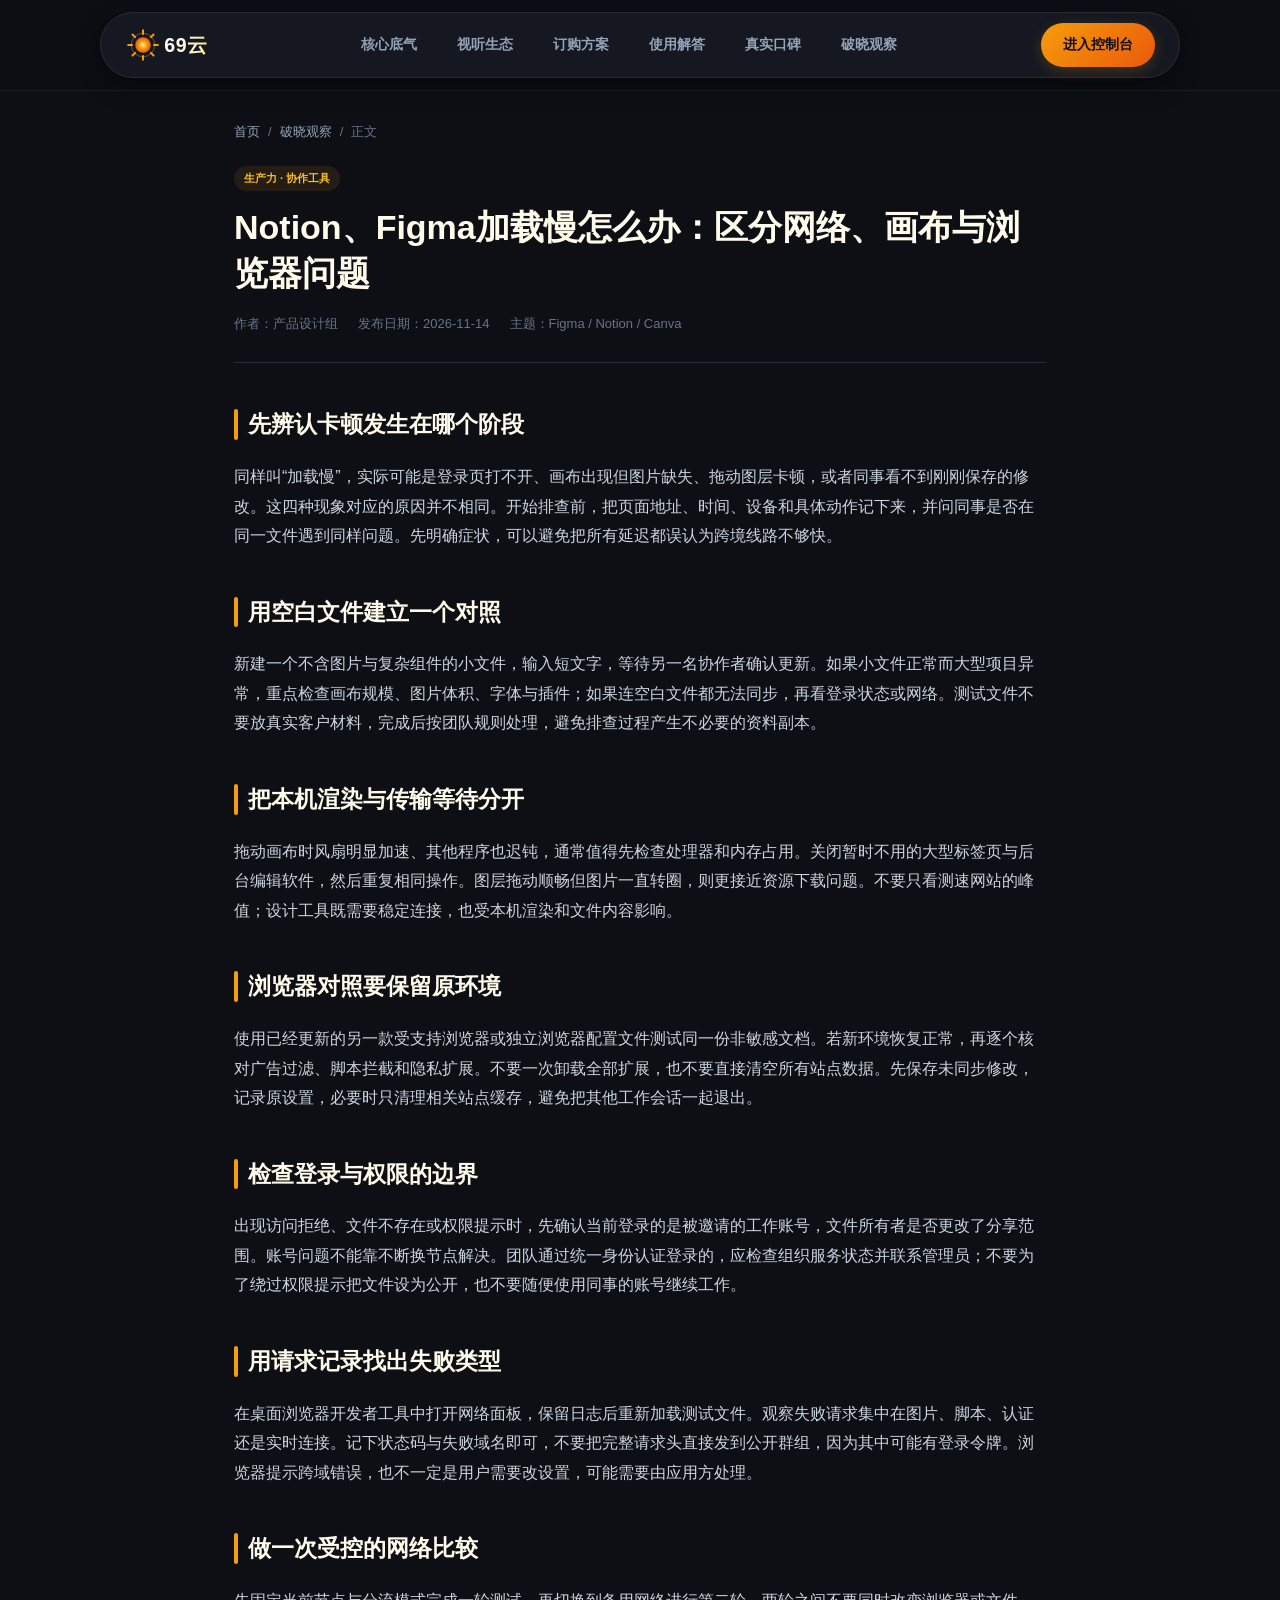
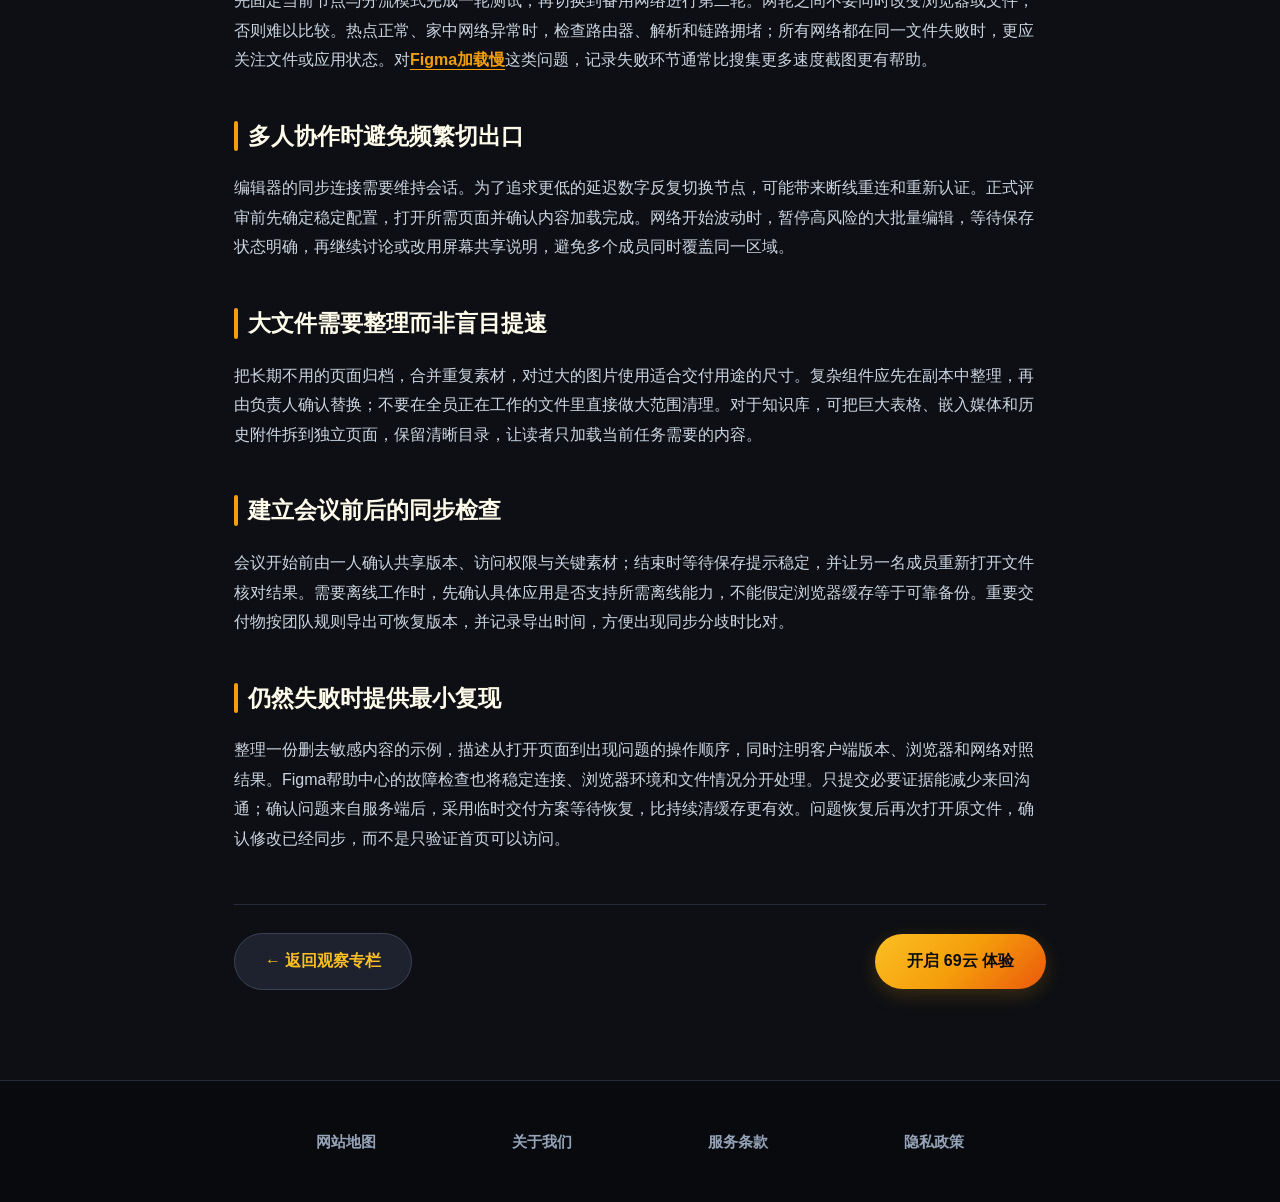
<file: creative-tools-speed-enhancement.html>
<!DOCTYPE html>

<html lang="zh-CN">
<head>
<meta charset="utf-8"/>
<meta content="width=device-width, initial-scale=1.0" name="viewport"/>
<title>Notion、Figma加载慢怎么办：区分网络、画布与浏览器问题</title>
<meta content="用空白文件、浏览器对照、网络请求与同步检查排查Notion和Figma加载慢，减少反复切节点造成的协作中断。" name="description"/>
<link href="style.css" rel="stylesheet"/>
</head>
<body>
<div class="solar-nav-wrapper">
<header class="solar-nav">
<a aria-label="69云 首页" class="solar-logo-link" href="index.html">
<svg class="solar-logo-svg" fill="none" viewbox="0 0 118 46" xmlns="http://www.w3.org/2000/svg">
<defs>
<radialgradient cx="50%" cy="50%" id="sunBurst" r="50%">
<stop offset="0%" stop-color="#fef08a"></stop>
<stop offset="50%" stop-color="#f59e0b"></stop>
<stop offset="100%" stop-color="#ea580c"></stop>
</radialgradient>
<lineargradient id="solarText" x1="0%" x2="100%" y1="0%" y2="0%">
<stop offset="0%" stop-color="#ffffff"></stop>
<stop offset="70%" stop-color="#fef3c7"></stop>
<stop offset="100%" stop-color="#fde68a"></stop>
</lineargradient>
</defs>
<circle cx="23" cy="23" fill="url(#sunBurst)" r="10"></circle>
<path d="M23 4V9M23 37V42M4 23H9M37 23H42M9.5 9.5L13 13M33 33L36.5 36.5M9.5 36.5L13 33M33 13L36.5 9.5" stroke="#f59e0b" stroke-linecap="round" stroke-width="2.5"></path>
<circle cx="23" cy="23" opacity="0.4" r="15" stroke="#fbbf24" stroke-width="1.2"></circle>
<text fill="url(#solarText)" font-family="-apple-system, BlinkMacSystemFont, 'Segoe UI', Roboto, sans-serif" font-size="25" font-weight="800" letter-spacing="1" x="50" y="32">69云</text>
</svg>
</a>
<ul class="solar-nav-menu">
<li><a class="solar-nav-link" href="index.html#conviction">核心底气</a></li>
<li><a class="solar-nav-link" href="index.html#media">视听生态</a></li>
<li><a class="solar-nav-link" href="index.html#pricing">订购方案</a></li>
<li><a class="solar-nav-link" href="index.html#faq">使用解答</a></li>
<li><a class="solar-nav-link" href="index.html#reviews">真实口碑</a></li>
<li><a class="solar-nav-link" href="perspectives-hub.html">破晓观察</a></li>
</ul>
<a class="solar-nav-btn" href="https://ww012.twilightaff.com/#/?code=A56DH1Af" rel="nofollow" target="_blank">进入控制台</a>
</header>
</div>
<main class="solar-article-container">
<nav class="solar-article-crumb">
<a href="index.html">首页</a>
<span>/</span>
<a href="perspectives-hub.html">破晓观察</a>
<span>/</span>
<span>正文</span>
</nav>
<header class="solar-article-head">
<div class="perspective-pill">生产力 · 协作工具</div>
<h1 class="solar-article-main-title">Notion、Figma加载慢怎么办：区分网络、画布与浏览器问题</h1>
<div class="solar-article-meta">
<div>作者：产品设计组</div>
<div>发布日期：2026-11-14</div>
<div>主题：Figma / Notion / Canva</div>
</div>
</header>
<article class="article-body"><div data-swc-article-body="2026-11-16"><h2>先辨认卡顿发生在哪个阶段</h2><p>同样叫“加载慢”，实际可能是登录页打不开、画布出现但图片缺失、拖动图层卡顿，或者同事看不到刚刚保存的修改。这四种现象对应的原因并不相同。开始排查前，把页面地址、时间、设备和具体动作记下来，并问同事是否在同一文件遇到同样问题。先明确症状，可以避免把所有延迟都误认为跨境线路不够快。</p><h2>用空白文件建立一个对照</h2><p>新建一个不含图片与复杂组件的小文件，输入短文字，等待另一名协作者确认更新。如果小文件正常而大型项目异常，重点检查画布规模、图片体积、字体与插件；如果连空白文件都无法同步，再看登录状态或网络。测试文件不要放真实客户材料，完成后按团队规则处理，避免排查过程产生不必要的资料副本。</p><h2>把本机渲染与传输等待分开</h2><p>拖动画布时风扇明显加速、其他程序也迟钝，通常值得先检查处理器和内存占用。关闭暂时不用的大型标签页与后台编辑软件，然后重复相同操作。图层拖动顺畅但图片一直转圈，则更接近资源下载问题。不要只看测速网站的峰值；设计工具既需要稳定连接，也受本机渲染和文件内容影响。</p><h2>浏览器对照要保留原环境</h2><p>使用已经更新的另一款受支持浏览器或独立浏览器配置文件测试同一份非敏感文档。若新环境恢复正常，再逐个核对广告过滤、脚本拦截和隐私扩展。不要一次卸载全部扩展，也不要直接清空所有站点数据。先保存未同步修改，记录原设置，必要时只清理相关站点缓存，避免把其他工作会话一起退出。</p><h2>检查登录与权限的边界</h2><p>出现访问拒绝、文件不存在或权限提示时，先确认当前登录的是被邀请的工作账号，文件所有者是否更改了分享范围。账号问题不能靠不断换节点解决。团队通过统一身份认证登录的，应检查组织服务状态并联系管理员；不要为了绕过权限提示把文件设为公开，也不要随便使用同事的账号继续工作。</p><h2>用请求记录找出失败类型</h2><p>在桌面浏览器开发者工具中打开网络面板，保留日志后重新加载测试文件。观察失败请求集中在图片、脚本、认证还是实时连接。记下状态码与失败域名即可，不要把完整请求头直接发到公开群组，因为其中可能有登录令牌。浏览器提示跨域错误，也不一定是用户需要改设置，可能需要由应用方处理。</p><h2>做一次受控的网络比较</h2><p>先固定当前节点与分流模式完成一轮测试，再切换到备用网络进行第二轮。两轮之间不要同时改变浏览器或文件，否则难以比较。热点正常、家中网络异常时，检查路由器、解析和链路拥堵；所有网络都在同一文件失败时，更应关注文件或应用状态。对<a href="https://dajichang.mom/">Figma加载慢</a>这类问题，记录失败环节通常比搜集更多速度截图更有帮助。</p><h2>多人协作时避免频繁切出口</h2><p>编辑器的同步连接需要维持会话。为了追求更低的延迟数字反复切换节点，可能带来断线重连和重新认证。正式评审前先确定稳定配置，打开所需页面并确认内容加载完成。网络开始波动时，暂停高风险的大批量编辑，等待保存状态明确，再继续讨论或改用屏幕共享说明，避免多个成员同时覆盖同一区域。</p><h2>大文件需要整理而非盲目提速</h2><p>把长期不用的页面归档，合并重复素材，对过大的图片使用适合交付用途的尺寸。复杂组件应先在副本中整理，再由负责人确认替换；不要在全员正在工作的文件里直接做大范围清理。对于知识库，可把巨大表格、嵌入媒体和历史附件拆到独立页面，保留清晰目录，让读者只加载当前任务需要的内容。</p><h2>建立会议前后的同步检查</h2><p>会议开始前由一人确认共享版本、访问权限与关键素材；结束时等待保存提示稳定，并让另一名成员重新打开文件核对结果。需要离线工作时，先确认具体应用是否支持所需离线能力，不能假定浏览器缓存等于可靠备份。重要交付物按团队规则导出可恢复版本，并记录导出时间，方便出现同步分歧时比对。</p><h2>仍然失败时提供最小复现</h2><p>整理一份删去敏感内容的示例，描述从打开页面到出现问题的操作顺序，同时注明客户端版本、浏览器和网络对照结果。Figma帮助中心的故障检查也将稳定连接、浏览器环境和文件情况分开处理。只提交必要证据能减少来回沟通；确认问题来自服务端后，采用临时交付方案等待恢复，比持续清缓存更有效。问题恢复后再次打开原文件，确认修改已经同步，而不是只验证首页可以访问。</p></div></article>
<footer class="solar-article-footer-nav">
<a class="solar-btn-pbn" href="perspectives-hub.html">← 返回观察专栏</a>
<a class="solar-btn-main" href="https://ww012.twilightaff.com/#/?code=A56DH1Af" rel="nofollow" target="_blank">开启 69云 体验</a>
</footer>
</main>
<footer class="solar-footer">
<div class="solar-footer-links">
<a class="solar-footer-title" href="sitemap.html">网站地图</a>
<a class="solar-footer-title" href="about.html">关于我们</a>
<a class="solar-footer-title" href="terms.html">服务条款</a>
<a class="solar-footer-title" href="privacy.html">隐私政策</a>
</div>
</footer>
</body>
</html>
</file>
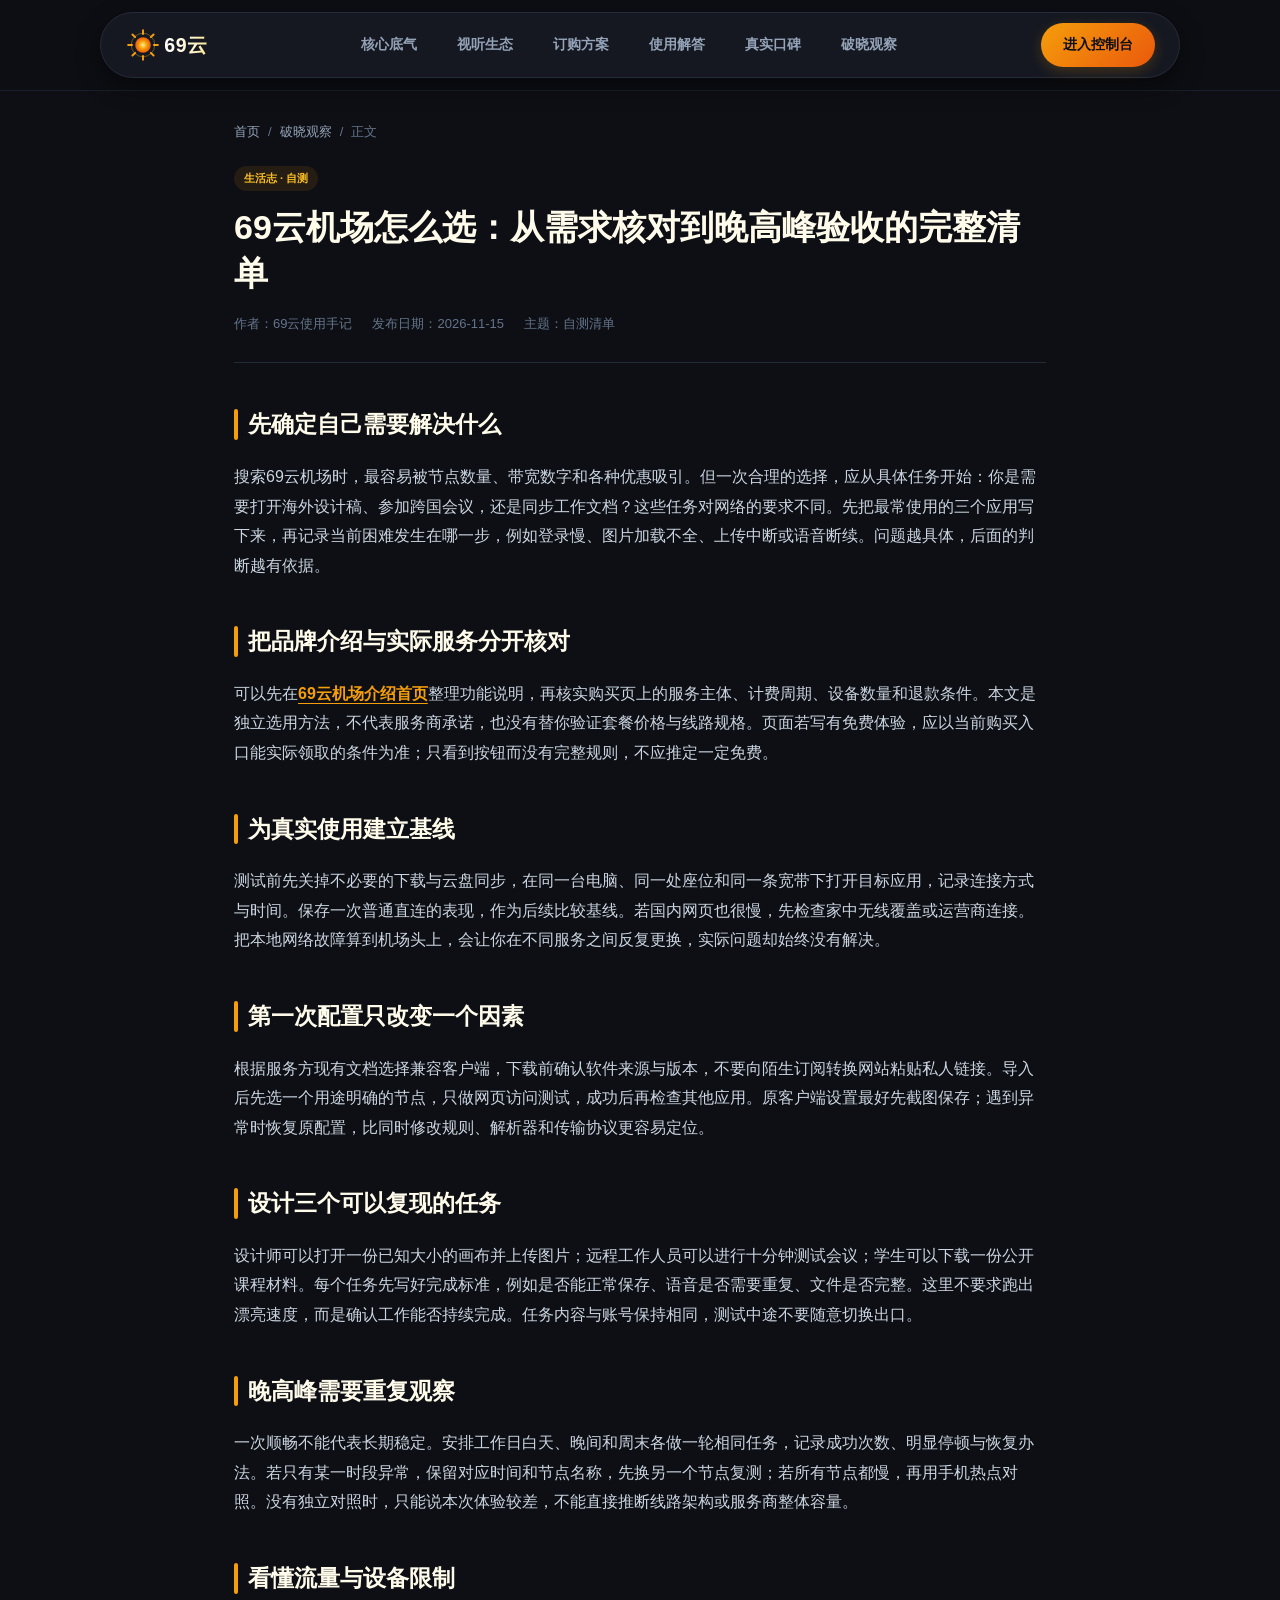
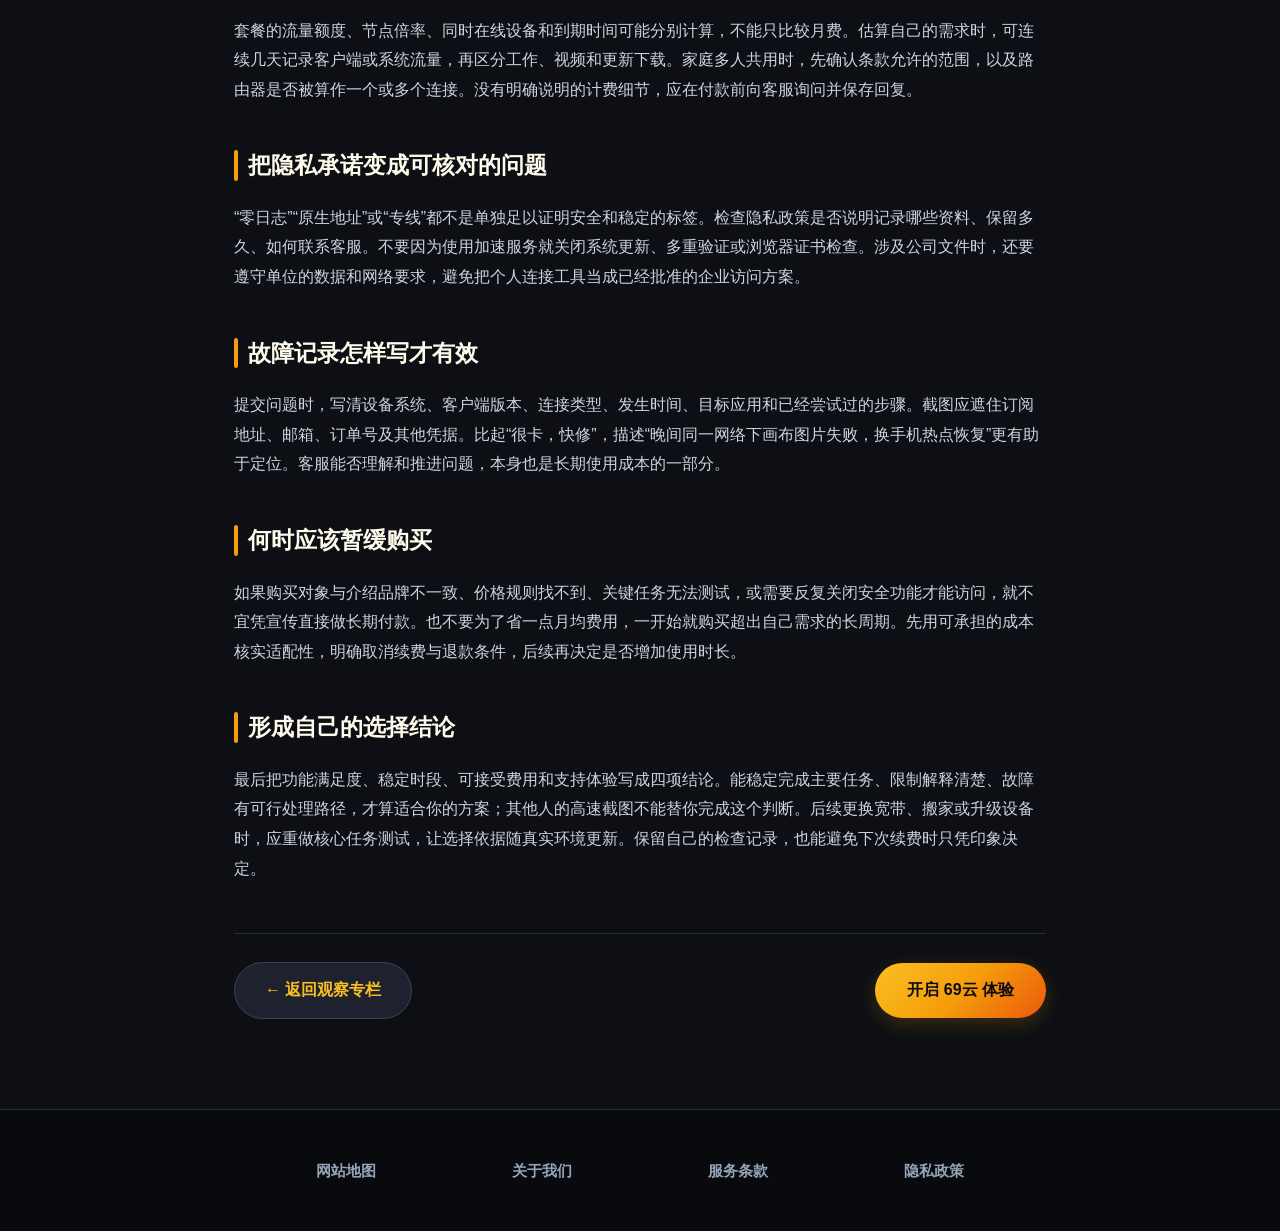
<file: dawn-connectivity-experience.html>
<!DOCTYPE html>

<html lang="zh-CN">
<head>
<meta charset="utf-8"/>
<meta content="width=device-width, initial-scale=1.0" name="viewport"/>
<title>69云机场怎么选：从需求核对到晚高峰验收的完整清单</title>
<meta content="围绕69云的资料核验、实际用途、试用记录与套餐判断，建立自己的选择依据，不用未经证实的测速或宣传替代体验。" name="description"/>
<link href="style.css" rel="stylesheet"/>
</head>
<body>
<div class="solar-nav-wrapper">
<header class="solar-nav">
<a aria-label="69云 首页" class="solar-logo-link" href="index.html">
<svg class="solar-logo-svg" fill="none" viewbox="0 0 118 46" xmlns="http://www.w3.org/2000/svg">
<defs>
<radialgradient cx="50%" cy="50%" id="sunBurst" r="50%">
<stop offset="0%" stop-color="#fef08a"></stop>
<stop offset="50%" stop-color="#f59e0b"></stop>
<stop offset="100%" stop-color="#ea580c"></stop>
</radialgradient>
<lineargradient id="solarText" x1="0%" x2="100%" y1="0%" y2="0%">
<stop offset="0%" stop-color="#ffffff"></stop>
<stop offset="70%" stop-color="#fef3c7"></stop>
<stop offset="100%" stop-color="#fde68a"></stop>
</lineargradient>
</defs>
<circle cx="23" cy="23" fill="url(#sunBurst)" r="10"></circle>
<path d="M23 4V9M23 37V42M4 23H9M37 23H42M9.5 9.5L13 13M33 33L36.5 36.5M9.5 36.5L13 33M33 13L36.5 9.5" stroke="#f59e0b" stroke-linecap="round" stroke-width="2.5"></path>
<circle cx="23" cy="23" opacity="0.4" r="15" stroke="#fbbf24" stroke-width="1.2"></circle>
<text fill="url(#solarText)" font-family="-apple-system, BlinkMacSystemFont, 'Segoe UI', Roboto, sans-serif" font-size="25" font-weight="800" letter-spacing="1" x="50" y="32">69云</text>
</svg>
</a>
<ul class="solar-nav-menu">
<li><a class="solar-nav-link" href="index.html#conviction">核心底气</a></li>
<li><a class="solar-nav-link" href="index.html#media">视听生态</a></li>
<li><a class="solar-nav-link" href="index.html#pricing">订购方案</a></li>
<li><a class="solar-nav-link" href="index.html#faq">使用解答</a></li>
<li><a class="solar-nav-link" href="index.html#reviews">真实口碑</a></li>
<li><a class="solar-nav-link" href="perspectives-hub.html">破晓观察</a></li>
</ul>
<a class="solar-nav-btn" href="https://ww012.twilightaff.com/#/?code=A56DH1Af" rel="nofollow" target="_blank">进入控制台</a>
</header>
</div>
<main class="solar-article-container">
<nav class="solar-article-crumb">
<a href="index.html">首页</a>
<span>/</span>
<a href="perspectives-hub.html">破晓观察</a>
<span>/</span>
<span>正文</span>
</nav>
<header class="solar-article-head">
<div class="perspective-pill">生活志 · 自测</div>
<h1 class="solar-article-main-title">69云机场怎么选：从需求核对到晚高峰验收的完整清单</h1>
<div class="solar-article-meta">
<div>作者：69云使用手记</div>
<div>发布日期：2026-11-15</div>
<div>主题：自测清单</div>
</div>
</header>
<article class="article-body"><div data-swc-article-body="2026-11-16"><h2>先确定自己需要解决什么</h2><p>搜索69云机场时，最容易被节点数量、带宽数字和各种优惠吸引。但一次合理的选择，应从具体任务开始：你是需要打开海外设计稿、参加跨国会议，还是同步工作文档？这些任务对网络的要求不同。先把最常使用的三个应用写下来，再记录当前困难发生在哪一步，例如登录慢、图片加载不全、上传中断或语音断续。问题越具体，后面的判断越有依据。</p><h2>把品牌介绍与实际服务分开核对</h2><p>可以先在<a href="https://69yuncloud.homes/">69云机场介绍首页</a>整理功能说明，再核实购买页上的服务主体、计费周期、设备数量和退款条件。本文是独立选用方法，不代表服务商承诺，也没有替你验证套餐价格与线路规格。页面若写有免费体验，应以当前购买入口能实际领取的条件为准；只看到按钮而没有完整规则，不应推定一定免费。</p><h2>为真实使用建立基线</h2><p>测试前先关掉不必要的下载与云盘同步，在同一台电脑、同一处座位和同一条宽带下打开目标应用，记录连接方式与时间。保存一次普通直连的表现，作为后续比较基线。若国内网页也很慢，先检查家中无线覆盖或运营商连接。把本地网络故障算到机场头上，会让你在不同服务之间反复更换，实际问题却始终没有解决。</p><h2>第一次配置只改变一个因素</h2><p>根据服务方现有文档选择兼容客户端，下载前确认软件来源与版本，不要向陌生订阅转换网站粘贴私人链接。导入后先选一个用途明确的节点，只做网页访问测试，成功后再检查其他应用。原客户端设置最好先截图保存；遇到异常时恢复原配置，比同时修改规则、解析器和传输协议更容易定位。</p><h2>设计三个可以复现的任务</h2><p>设计师可以打开一份已知大小的画布并上传图片；远程工作人员可以进行十分钟测试会议；学生可以下载一份公开课程材料。每个任务先写好完成标准，例如是否能正常保存、语音是否需要重复、文件是否完整。这里不要求跑出漂亮速度，而是确认工作能否持续完成。任务内容与账号保持相同，测试中途不要随意切换出口。</p><h2>晚高峰需要重复观察</h2><p>一次顺畅不能代表长期稳定。安排工作日白天、晚间和周末各做一轮相同任务，记录成功次数、明显停顿与恢复办法。若只有某一时段异常，保留对应时间和节点名称，先换另一个节点复测；若所有节点都慢，再用手机热点对照。没有独立对照时，只能说本次体验较差，不能直接推断线路架构或服务商整体容量。</p><h2>看懂流量与设备限制</h2><p>套餐的流量额度、节点倍率、同时在线设备和到期时间可能分别计算，不能只比较月费。估算自己的需求时，可连续几天记录客户端或系统流量，再区分工作、视频和更新下载。家庭多人共用时，先确认条款允许的范围，以及路由器是否被算作一个或多个连接。没有明确说明的计费细节，应在付款前向客服询问并保存回复。</p><h2>把隐私承诺变成可核对的问题</h2><p>“零日志”“原生地址”或“专线”都不是单独足以证明安全和稳定的标签。检查隐私政策是否说明记录哪些资料、保留多久、如何联系客服。不要因为使用加速服务就关闭系统更新、多重验证或浏览器证书检查。涉及公司文件时，还要遵守单位的数据和网络要求，避免把个人连接工具当成已经批准的企业访问方案。</p><h2>故障记录怎样写才有效</h2><p>提交问题时，写清设备系统、客户端版本、连接类型、发生时间、目标应用和已经尝试过的步骤。截图应遮住订阅地址、邮箱、订单号及其他凭据。比起“很卡，快修”，描述“晚间同一网络下画布图片失败，换手机热点恢复”更有助于定位。客服能否理解和推进问题，本身也是长期使用成本的一部分。</p><h2>何时应该暂缓购买</h2><p>如果购买对象与介绍品牌不一致、价格规则找不到、关键任务无法测试，或需要反复关闭安全功能才能访问，就不宜凭宣传直接做长期付款。也不要为了省一点月均费用，一开始就购买超出自己需求的长周期。先用可承担的成本核实适配性，明确取消续费与退款条件，后续再决定是否增加使用时长。</p><h2>形成自己的选择结论</h2><p>最后把功能满足度、稳定时段、可接受费用和支持体验写成四项结论。能稳定完成主要任务、限制解释清楚、故障有可行处理路径，才算适合你的方案；其他人的高速截图不能替你完成这个判断。后续更换宽带、搬家或升级设备时，应重做核心任务测试，让选择依据随真实环境更新。保留自己的检查记录，也能避免下次续费时只凭印象决定。</p></div></article>
<footer class="solar-article-footer-nav">
<a class="solar-btn-pbn" href="perspectives-hub.html">← 返回观察专栏</a>
<a class="solar-btn-main" href="https://ww012.twilightaff.com/#/?code=A56DH1Af" rel="nofollow" target="_blank">开启 69云 体验</a>
</footer>
</main>
<footer class="solar-footer">
<div class="solar-footer-links">
<a class="solar-footer-title" href="sitemap.html">网站地图</a>
<a class="solar-footer-title" href="about.html">关于我们</a>
<a class="solar-footer-title" href="terms.html">服务条款</a>
<a class="solar-footer-title" href="privacy.html">隐私政策</a>
</div>
</footer>
</body>
</html>
</file>
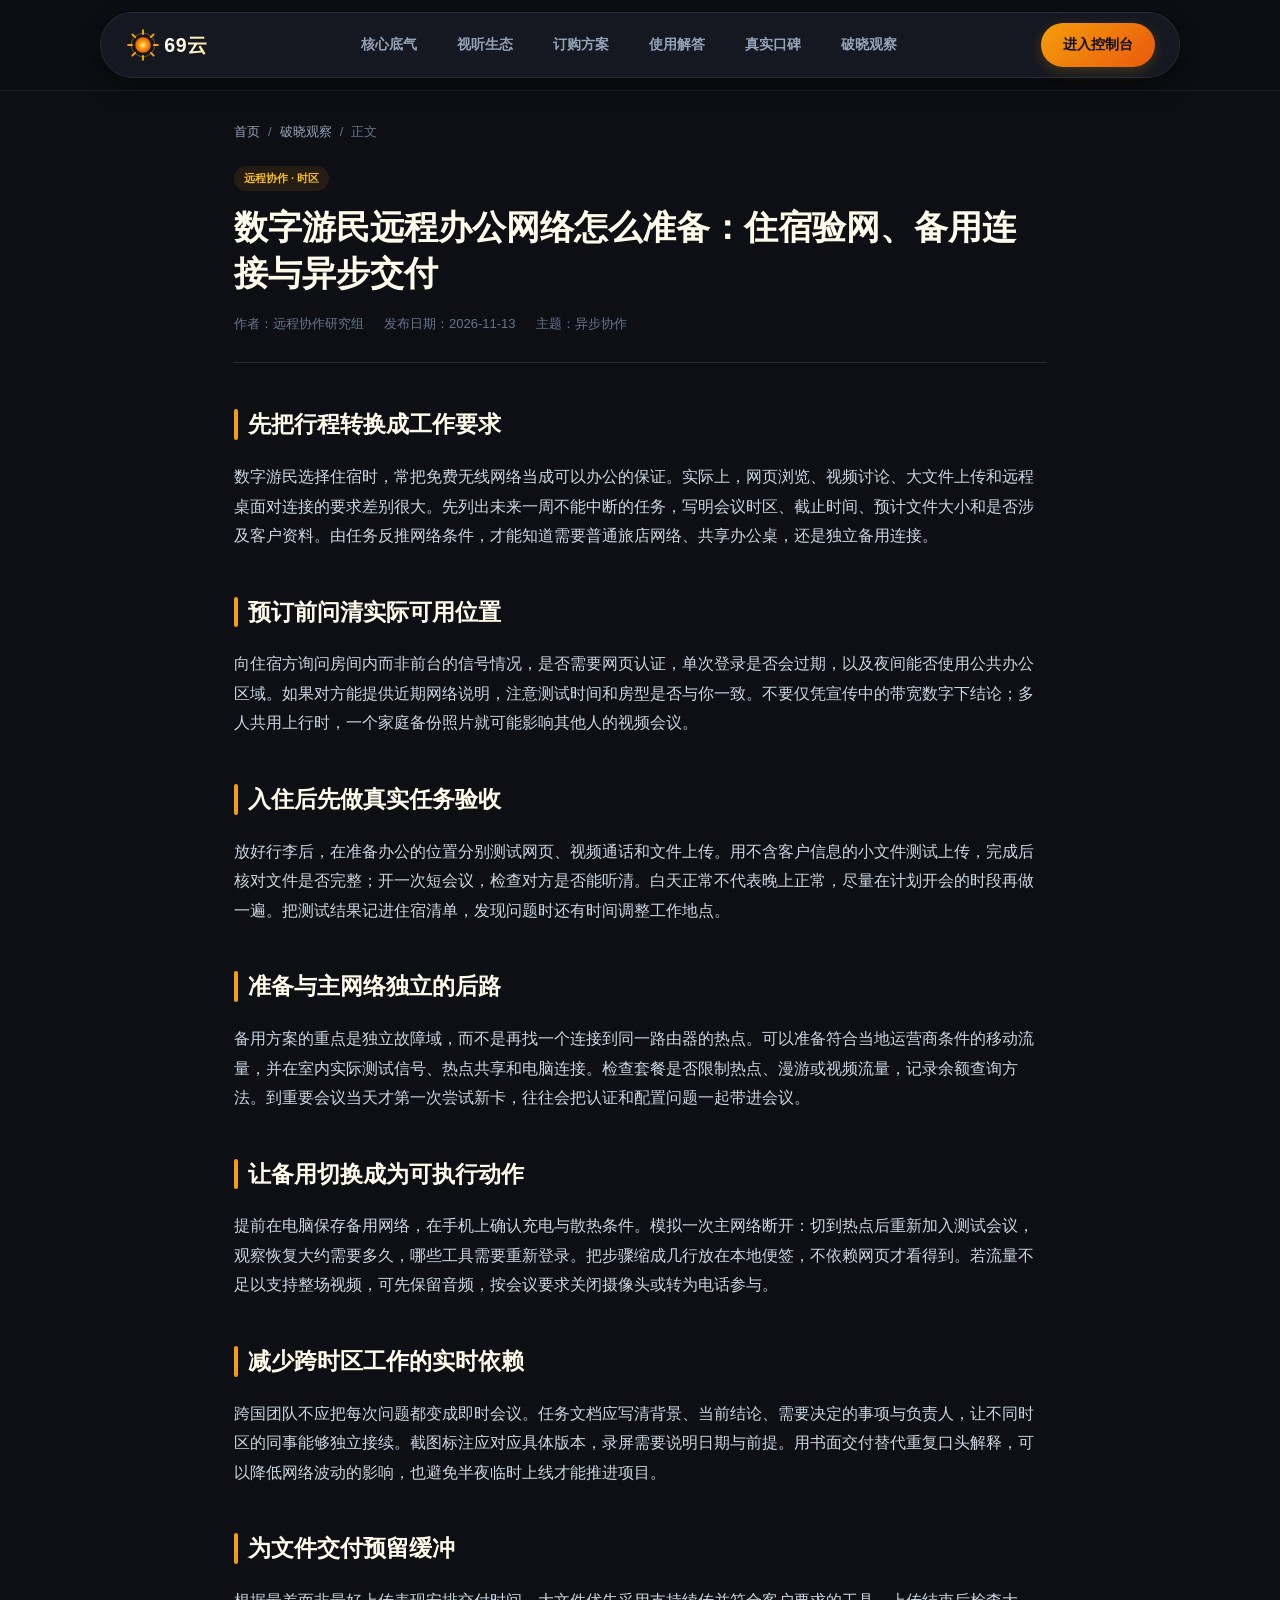
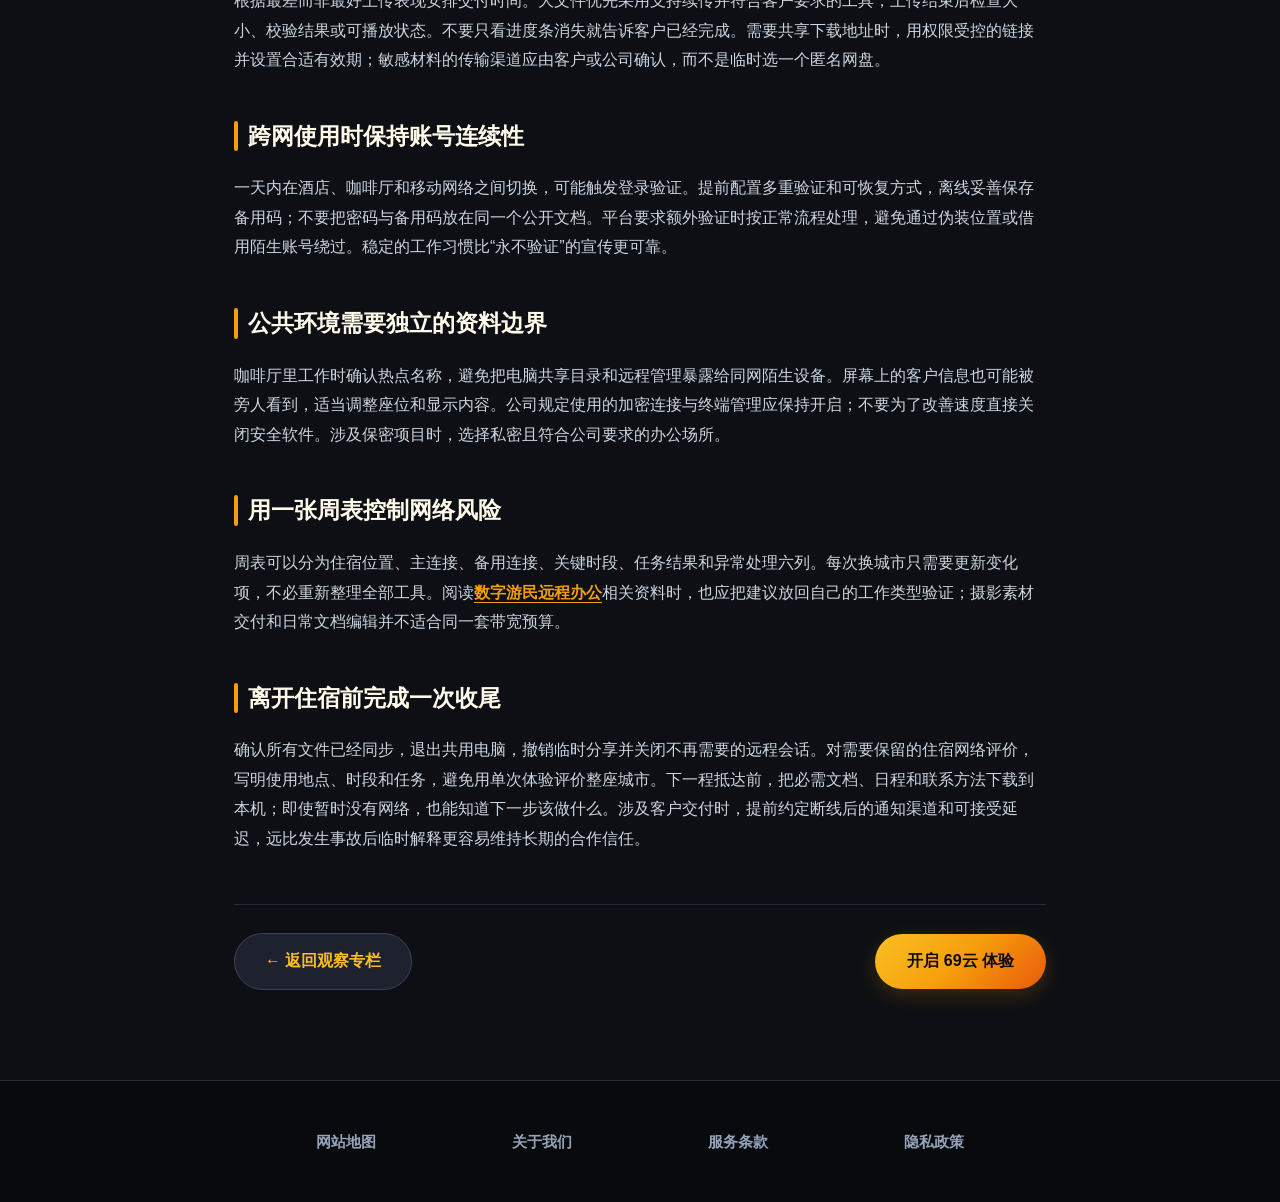
<file: digital-nomad-connectivity-handbook.html>
<!DOCTYPE html>

<html lang="zh-CN">
<head>
<meta charset="utf-8"/>
<meta content="width=device-width, initial-scale=1.0" name="viewport"/>
<title>数字游民远程办公网络怎么准备：住宿验网、备用连接与异步交付</title>
<meta content="为跨国旅居工作者整理入住前后网络测试、视频会议备用方案、异步交付和账号保护方法，避免只凭酒店测速判断工作环境。" name="description"/>
<link href="style.css" rel="stylesheet"/>
</head>
<body>
<div class="solar-nav-wrapper">
<header class="solar-nav">
<a aria-label="69云 首页" class="solar-logo-link" href="index.html">
<svg class="solar-logo-svg" fill="none" viewbox="0 0 118 46" xmlns="http://www.w3.org/2000/svg">
<defs>
<radialgradient cx="50%" cy="50%" id="sunBurst" r="50%">
<stop offset="0%" stop-color="#fef08a"></stop>
<stop offset="50%" stop-color="#f59e0b"></stop>
<stop offset="100%" stop-color="#ea580c"></stop>
</radialgradient>
<lineargradient id="solarText" x1="0%" x2="100%" y1="0%" y2="0%">
<stop offset="0%" stop-color="#ffffff"></stop>
<stop offset="70%" stop-color="#fef3c7"></stop>
<stop offset="100%" stop-color="#fde68a"></stop>
</lineargradient>
</defs>
<circle cx="23" cy="23" fill="url(#sunBurst)" r="10"></circle>
<path d="M23 4V9M23 37V42M4 23H9M37 23H42M9.5 9.5L13 13M33 33L36.5 36.5M9.5 36.5L13 33M33 13L36.5 9.5" stroke="#f59e0b" stroke-linecap="round" stroke-width="2.5"></path>
<circle cx="23" cy="23" opacity="0.4" r="15" stroke="#fbbf24" stroke-width="1.2"></circle>
<text fill="url(#solarText)" font-family="-apple-system, BlinkMacSystemFont, 'Segoe UI', Roboto, sans-serif" font-size="25" font-weight="800" letter-spacing="1" x="50" y="32">69云</text>
</svg>
</a>
<ul class="solar-nav-menu">
<li><a class="solar-nav-link" href="index.html#conviction">核心底气</a></li>
<li><a class="solar-nav-link" href="index.html#media">视听生态</a></li>
<li><a class="solar-nav-link" href="index.html#pricing">订购方案</a></li>
<li><a class="solar-nav-link" href="index.html#faq">使用解答</a></li>
<li><a class="solar-nav-link" href="index.html#reviews">真实口碑</a></li>
<li><a class="solar-nav-link" href="perspectives-hub.html">破晓观察</a></li>
</ul>
<a class="solar-nav-btn" href="https://ww012.twilightaff.com/#/?code=A56DH1Af" rel="nofollow" target="_blank">进入控制台</a>
</header>
</div>
<main class="solar-article-container">
<nav class="solar-article-crumb">
<a href="index.html">首页</a>
<span>/</span>
<a href="perspectives-hub.html">破晓观察</a>
<span>/</span>
<span>正文</span>
</nav>
<header class="solar-article-head">
<div class="perspective-pill">远程协作 · 时区</div>
<h1 class="solar-article-main-title">数字游民远程办公网络怎么准备：住宿验网、备用连接与异步交付</h1>
<div class="solar-article-meta">
<div>作者：远程协作研究组</div>
<div>发布日期：2026-11-13</div>
<div>主题：异步协作</div>
</div>
</header>
<article class="article-body"><div data-swc-article-body="2026-11-16"><h2>先把行程转换成工作要求</h2><p>数字游民选择住宿时，常把免费无线网络当成可以办公的保证。实际上，网页浏览、视频讨论、大文件上传和远程桌面对连接的要求差别很大。先列出未来一周不能中断的任务，写明会议时区、截止时间、预计文件大小和是否涉及客户资料。由任务反推网络条件，才能知道需要普通旅店网络、共享办公桌，还是独立备用连接。</p><h2>预订前问清实际可用位置</h2><p>向住宿方询问房间内而非前台的信号情况，是否需要网页认证，单次登录是否会过期，以及夜间能否使用公共办公区域。如果对方能提供近期网络说明，注意测试时间和房型是否与你一致。不要仅凭宣传中的带宽数字下结论；多人共用上行时，一个家庭备份照片就可能影响其他人的视频会议。</p><h2>入住后先做真实任务验收</h2><p>放好行李后，在准备办公的位置分别测试网页、视频通话和文件上传。用不含客户信息的小文件测试上传，完成后核对文件是否完整；开一次短会议，检查对方是否能听清。白天正常不代表晚上正常，尽量在计划开会的时段再做一遍。把测试结果记进住宿清单，发现问题时还有时间调整工作地点。</p><h2>准备与主网络独立的后路</h2><p>备用方案的重点是独立故障域，而不是再找一个连接到同一路由器的热点。可以准备符合当地运营商条件的移动流量，并在室内实际测试信号、热点共享和电脑连接。检查套餐是否限制热点、漫游或视频流量，记录余额查询方法。到重要会议当天才第一次尝试新卡，往往会把认证和配置问题一起带进会议。</p><h2>让备用切换成为可执行动作</h2><p>提前在电脑保存备用网络，在手机上确认充电与散热条件。模拟一次主网络断开：切到热点后重新加入测试会议，观察恢复大约需要多久，哪些工具需要重新登录。把步骤缩成几行放在本地便签，不依赖网页才看得到。若流量不足以支持整场视频，可先保留音频，按会议要求关闭摄像头或转为电话参与。</p><h2>减少跨时区工作的实时依赖</h2><p>跨国团队不应把每次问题都变成即时会议。任务文档应写清背景、当前结论、需要决定的事项与负责人，让不同时区的同事能够独立接续。截图标注应对应具体版本，录屏需要说明日期与前提。用书面交付替代重复口头解释，可以降低网络波动的影响，也避免半夜临时上线才能推进项目。</p><h2>为文件交付预留缓冲</h2><p>根据最差而非最好上传表现安排交付时间。大文件优先采用支持续传并符合客户要求的工具，上传结束后检查大小、校验结果或可播放状态。不要只看进度条消失就告诉客户已经完成。需要共享下载地址时，用权限受控的链接并设置合适有效期；敏感材料的传输渠道应由客户或公司确认，而不是临时选一个匿名网盘。</p><h2>跨网使用时保持账号连续性</h2><p>一天内在酒店、咖啡厅和移动网络之间切换，可能触发登录验证。提前配置多重验证和可恢复方式，离线妥善保存备用码；不要把密码与备用码放在同一个公开文档。平台要求额外验证时按正常流程处理，避免通过伪装位置或借用陌生账号绕过。稳定的工作习惯比“永不验证”的宣传更可靠。</p><h2>公共环境需要独立的资料边界</h2><p>咖啡厅里工作时确认热点名称，避免把电脑共享目录和远程管理暴露给同网陌生设备。屏幕上的客户信息也可能被旁人看到，适当调整座位和显示内容。公司规定使用的加密连接与终端管理应保持开启；不要为了改善速度直接关闭安全软件。涉及保密项目时，选择私密且符合公司要求的办公场所。</p><h2>用一张周表控制网络风险</h2><p>周表可以分为住宿位置、主连接、备用连接、关键时段、任务结果和异常处理六列。每次换城市只需要更新变化项，不必重新整理全部工具。阅读<a href="https://dajichang.mom/">数字游民远程办公</a>相关资料时，也应把建议放回自己的工作类型验证；摄影素材交付和日常文档编辑并不适合同一套带宽预算。</p><h2>离开住宿前完成一次收尾</h2><p>确认所有文件已经同步，退出共用电脑，撤销临时分享并关闭不再需要的远程会话。对需要保留的住宿网络评价，写明使用地点、时段和任务，避免用单次体验评价整座城市。下一程抵达前，把必需文档、日程和联系方法下载到本机；即使暂时没有网络，也能知道下一步该做什么。涉及客户交付时，提前约定断线后的通知渠道和可接受延迟，远比发生事故后临时解释更容易维持长期的合作信任。</p></div></article>
<footer class="solar-article-footer-nav">
<a class="solar-btn-pbn" href="perspectives-hub.html">← 返回观察专栏</a>
<a class="solar-btn-main" href="https://ww012.twilightaff.com/#/?code=A56DH1Af" rel="nofollow" target="_blank">开启 69云 体验</a>
</footer>
</main>
<footer class="solar-footer">
<div class="solar-footer-links">
<a class="solar-footer-title" href="sitemap.html">网站地图</a>
<a class="solar-footer-title" href="about.html">关于我们</a>
<a class="solar-footer-title" href="terms.html">服务条款</a>
<a class="solar-footer-title" href="privacy.html">隐私政策</a>
</div>
</footer>
</body>
</html>
</file>
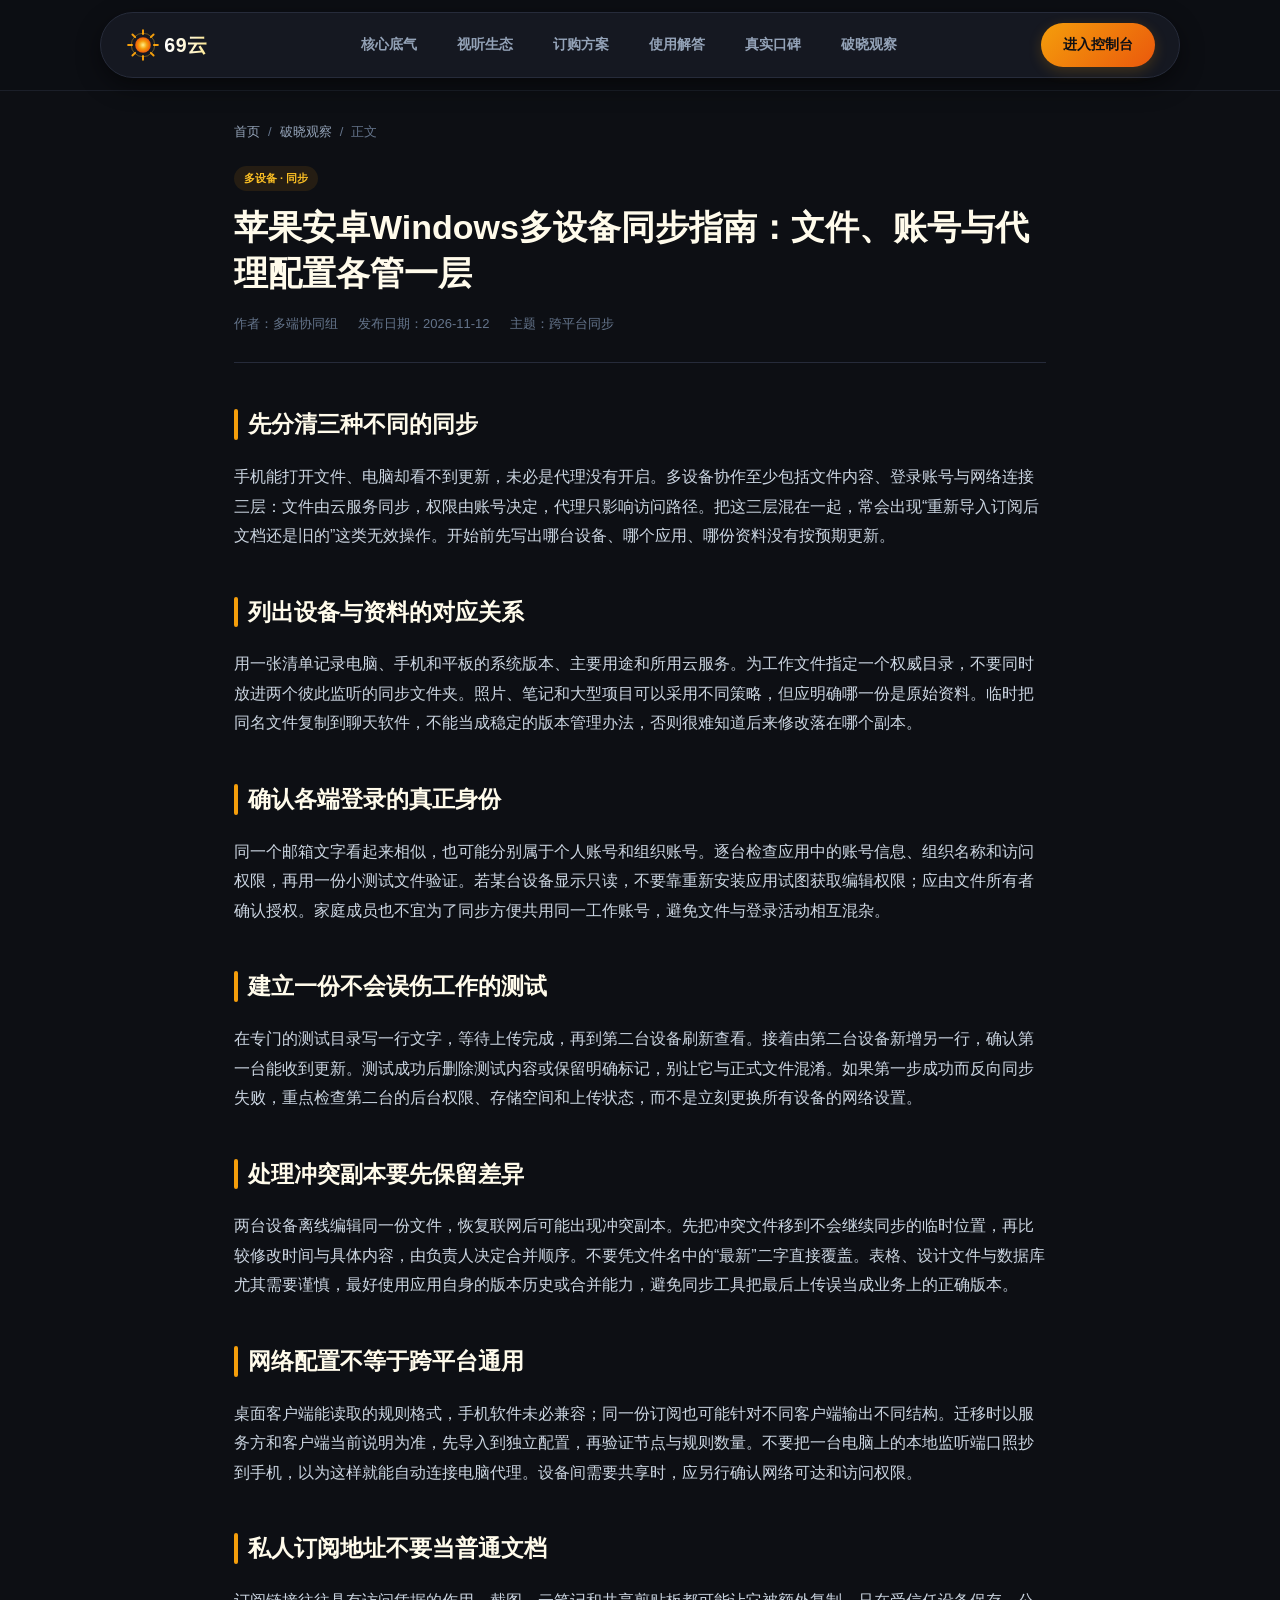
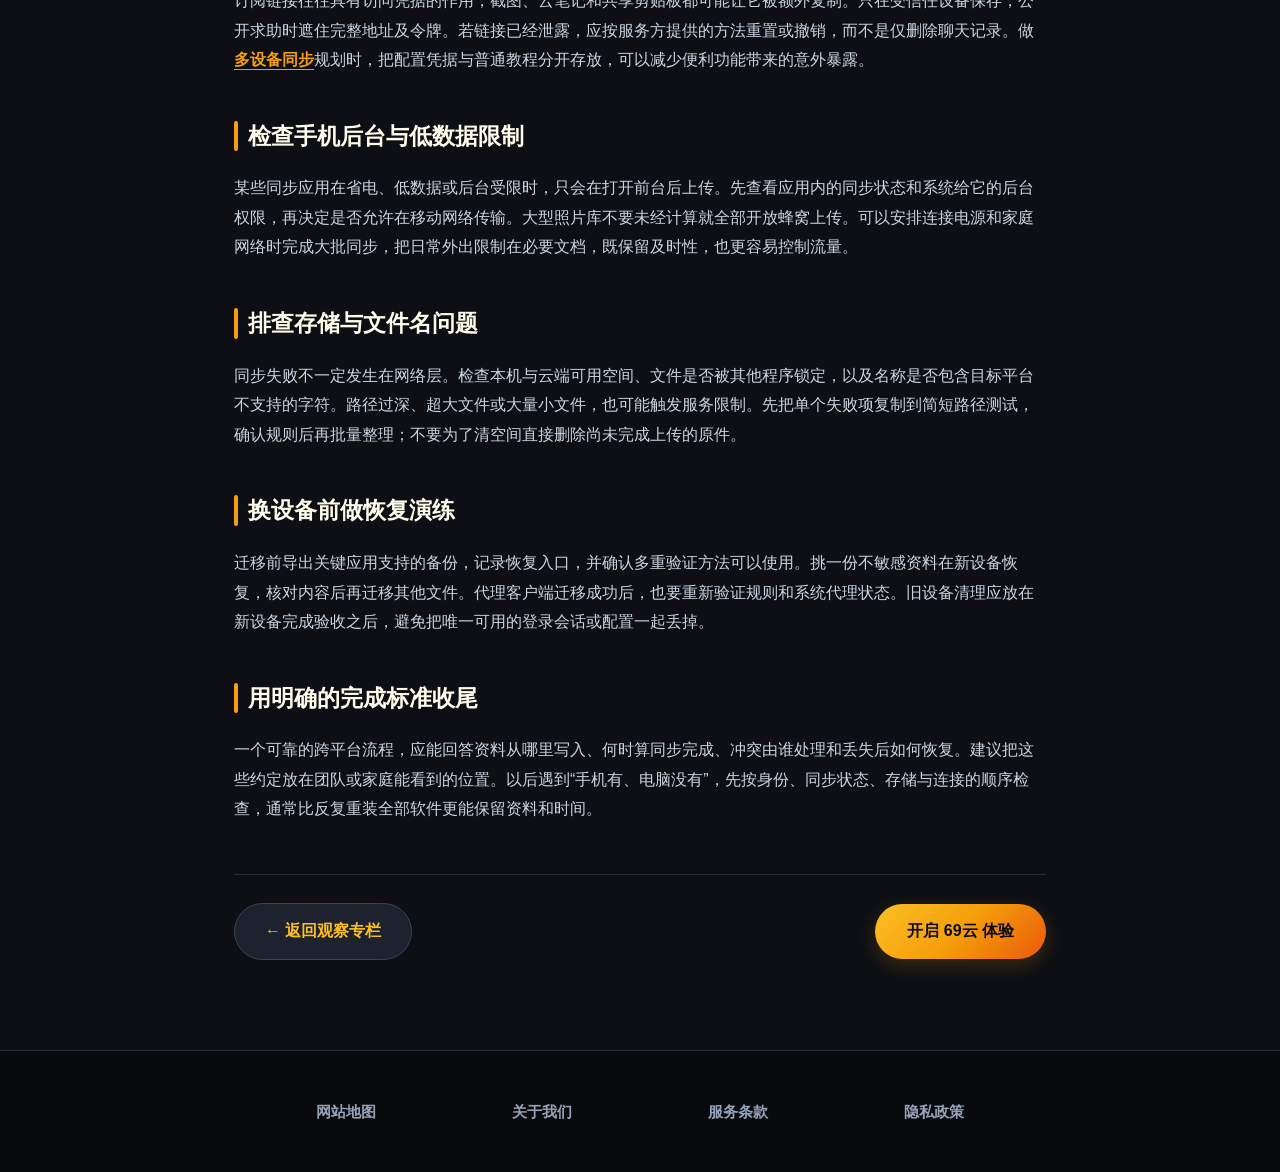
<file: multi-device-ecosystem-sync.html>
<!DOCTYPE html>

<html lang="zh-CN">
<head>
<meta charset="utf-8"/>
<meta content="width=device-width, initial-scale=1.0" name="viewport"/>
<title>苹果安卓Windows多设备同步指南：文件、账号与代理配置各管一层</title>
<meta content="区分文件同步、账号会话和网络配置，逐步排查手机电脑不同步、冲突副本与客户端配置覆盖，建立可恢复的跨平台工作流程。" name="description"/>
<link href="style.css" rel="stylesheet"/>
</head>
<body>
<div class="solar-nav-wrapper">
<header class="solar-nav">
<a aria-label="69云 首页" class="solar-logo-link" href="index.html">
<svg class="solar-logo-svg" fill="none" viewbox="0 0 118 46" xmlns="http://www.w3.org/2000/svg">
<defs>
<radialgradient cx="50%" cy="50%" id="sunBurst" r="50%">
<stop offset="0%" stop-color="#fef08a"></stop>
<stop offset="50%" stop-color="#f59e0b"></stop>
<stop offset="100%" stop-color="#ea580c"></stop>
</radialgradient>
<lineargradient id="solarText" x1="0%" x2="100%" y1="0%" y2="0%">
<stop offset="0%" stop-color="#ffffff"></stop>
<stop offset="70%" stop-color="#fef3c7"></stop>
<stop offset="100%" stop-color="#fde68a"></stop>
</lineargradient>
</defs>
<circle cx="23" cy="23" fill="url(#sunBurst)" r="10"></circle>
<path d="M23 4V9M23 37V42M4 23H9M37 23H42M9.5 9.5L13 13M33 33L36.5 36.5M9.5 36.5L13 33M33 13L36.5 9.5" stroke="#f59e0b" stroke-linecap="round" stroke-width="2.5"></path>
<circle cx="23" cy="23" opacity="0.4" r="15" stroke="#fbbf24" stroke-width="1.2"></circle>
<text fill="url(#solarText)" font-family="-apple-system, BlinkMacSystemFont, 'Segoe UI', Roboto, sans-serif" font-size="25" font-weight="800" letter-spacing="1" x="50" y="32">69云</text>
</svg>
</a>
<ul class="solar-nav-menu">
<li><a class="solar-nav-link" href="index.html#conviction">核心底气</a></li>
<li><a class="solar-nav-link" href="index.html#media">视听生态</a></li>
<li><a class="solar-nav-link" href="index.html#pricing">订购方案</a></li>
<li><a class="solar-nav-link" href="index.html#faq">使用解答</a></li>
<li><a class="solar-nav-link" href="index.html#reviews">真实口碑</a></li>
<li><a class="solar-nav-link" href="perspectives-hub.html">破晓观察</a></li>
</ul>
<a class="solar-nav-btn" href="https://ww012.twilightaff.com/#/?code=A56DH1Af" rel="nofollow" target="_blank">进入控制台</a>
</header>
</div>
<main class="solar-article-container">
<nav class="solar-article-crumb">
<a href="index.html">首页</a>
<span>/</span>
<a href="perspectives-hub.html">破晓观察</a>
<span>/</span>
<span>正文</span>
</nav>
<header class="solar-article-head">
<div class="perspective-pill">多设备 · 同步</div>
<h1 class="solar-article-main-title">苹果安卓Windows多设备同步指南：文件、账号与代理配置各管一层</h1>
<div class="solar-article-meta">
<div>作者：多端协同组</div>
<div>发布日期：2026-11-12</div>
<div>主题：跨平台同步</div>
</div>
</header>
<article class="article-body"><div data-swc-article-body="2026-11-16"><h2>先分清三种不同的同步</h2><p>手机能打开文件、电脑却看不到更新，未必是代理没有开启。多设备协作至少包括文件内容、登录账号与网络连接三层：文件由云服务同步，权限由账号决定，代理只影响访问路径。把这三层混在一起，常会出现“重新导入订阅后文档还是旧的”这类无效操作。开始前先写出哪台设备、哪个应用、哪份资料没有按预期更新。</p><h2>列出设备与资料的对应关系</h2><p>用一张清单记录电脑、手机和平板的系统版本、主要用途和所用云服务。为工作文件指定一个权威目录，不要同时放进两个彼此监听的同步文件夹。照片、笔记和大型项目可以采用不同策略，但应明确哪一份是原始资料。临时把同名文件复制到聊天软件，不能当成稳定的版本管理办法，否则很难知道后来修改落在哪个副本。</p><h2>确认各端登录的真正身份</h2><p>同一个邮箱文字看起来相似，也可能分别属于个人账号和组织账号。逐台检查应用中的账号信息、组织名称和访问权限，再用一份小测试文件验证。若某台设备显示只读，不要靠重新安装应用试图获取编辑权限；应由文件所有者确认授权。家庭成员也不宜为了同步方便共用同一工作账号，避免文件与登录活动相互混杂。</p><h2>建立一份不会误伤工作的测试</h2><p>在专门的测试目录写一行文字，等待上传完成，再到第二台设备刷新查看。接着由第二台设备新增另一行，确认第一台能收到更新。测试成功后删除测试内容或保留明确标记，别让它与正式文件混淆。如果第一步成功而反向同步失败，重点检查第二台的后台权限、存储空间和上传状态，而不是立刻更换所有设备的网络设置。</p><h2>处理冲突副本要先保留差异</h2><p>两台设备离线编辑同一份文件，恢复联网后可能出现冲突副本。先把冲突文件移到不会继续同步的临时位置，再比较修改时间与具体内容，由负责人决定合并顺序。不要凭文件名中的“最新”二字直接覆盖。表格、设计文件与数据库尤其需要谨慎，最好使用应用自身的版本历史或合并能力，避免同步工具把最后上传误当成业务上的正确版本。</p><h2>网络配置不等于跨平台通用</h2><p>桌面客户端能读取的规则格式，手机软件未必兼容；同一份订阅也可能针对不同客户端输出不同结构。迁移时以服务方和客户端当前说明为准，先导入到独立配置，再验证节点与规则数量。不要把一台电脑上的本地监听端口照抄到手机，以为这样就能自动连接电脑代理。设备间需要共享时，应另行确认网络可达和访问权限。</p><h2>私人订阅地址不要当普通文档</h2><p>订阅链接往往具有访问凭据的作用，截图、云笔记和共享剪贴板都可能让它被额外复制。只在受信任设备保存，公开求助时遮住完整地址及令牌。若链接已经泄露，应按服务方提供的方法重置或撤销，而不是仅删除聊天记录。做<a href="https://dajichang.mom/">多设备同步</a>规划时，把配置凭据与普通教程分开存放，可以减少便利功能带来的意外暴露。</p><h2>检查手机后台与低数据限制</h2><p>某些同步应用在省电、低数据或后台受限时，只会在打开前台后上传。先查看应用内的同步状态和系统给它的后台权限，再决定是否允许在移动网络传输。大型照片库不要未经计算就全部开放蜂窝上传。可以安排连接电源和家庭网络时完成大批同步，把日常外出限制在必要文档，既保留及时性，也更容易控制流量。</p><h2>排查存储与文件名问题</h2><p>同步失败不一定发生在网络层。检查本机与云端可用空间、文件是否被其他程序锁定，以及名称是否包含目标平台不支持的字符。路径过深、超大文件或大量小文件，也可能触发服务限制。先把单个失败项复制到简短路径测试，确认规则后再批量整理；不要为了清空间直接删除尚未完成上传的原件。</p><h2>换设备前做恢复演练</h2><p>迁移前导出关键应用支持的备份，记录恢复入口，并确认多重验证方法可以使用。挑一份不敏感资料在新设备恢复，核对内容后再迁移其他文件。代理客户端迁移成功后，也要重新验证规则和系统代理状态。旧设备清理应放在新设备完成验收之后，避免把唯一可用的登录会话或配置一起丢掉。</p><h2>用明确的完成标准收尾</h2><p>一个可靠的跨平台流程，应能回答资料从哪里写入、何时算同步完成、冲突由谁处理和丢失后如何恢复。建议把这些约定放在团队或家庭能看到的位置。以后遇到“手机有、电脑没有”，先按身份、同步状态、存储与连接的顺序检查，通常比反复重装全部软件更能保留资料和时间。</p></div></article>
<footer class="solar-article-footer-nav">
<a class="solar-btn-pbn" href="perspectives-hub.html">← 返回观察专栏</a>
<a class="solar-btn-main" href="https://ww012.twilightaff.com/#/?code=A56DH1Af" rel="nofollow" target="_blank">开启 69云 体验</a>
</footer>
</main>
<footer class="solar-footer">
<div class="solar-footer-links">
<a class="solar-footer-title" href="sitemap.html">网站地图</a>
<a class="solar-footer-title" href="about.html">关于我们</a>
<a class="solar-footer-title" href="terms.html">服务条款</a>
<a class="solar-footer-title" href="privacy.html">隐私政策</a>
</div>
</footer>
</body>
</html>
</file>
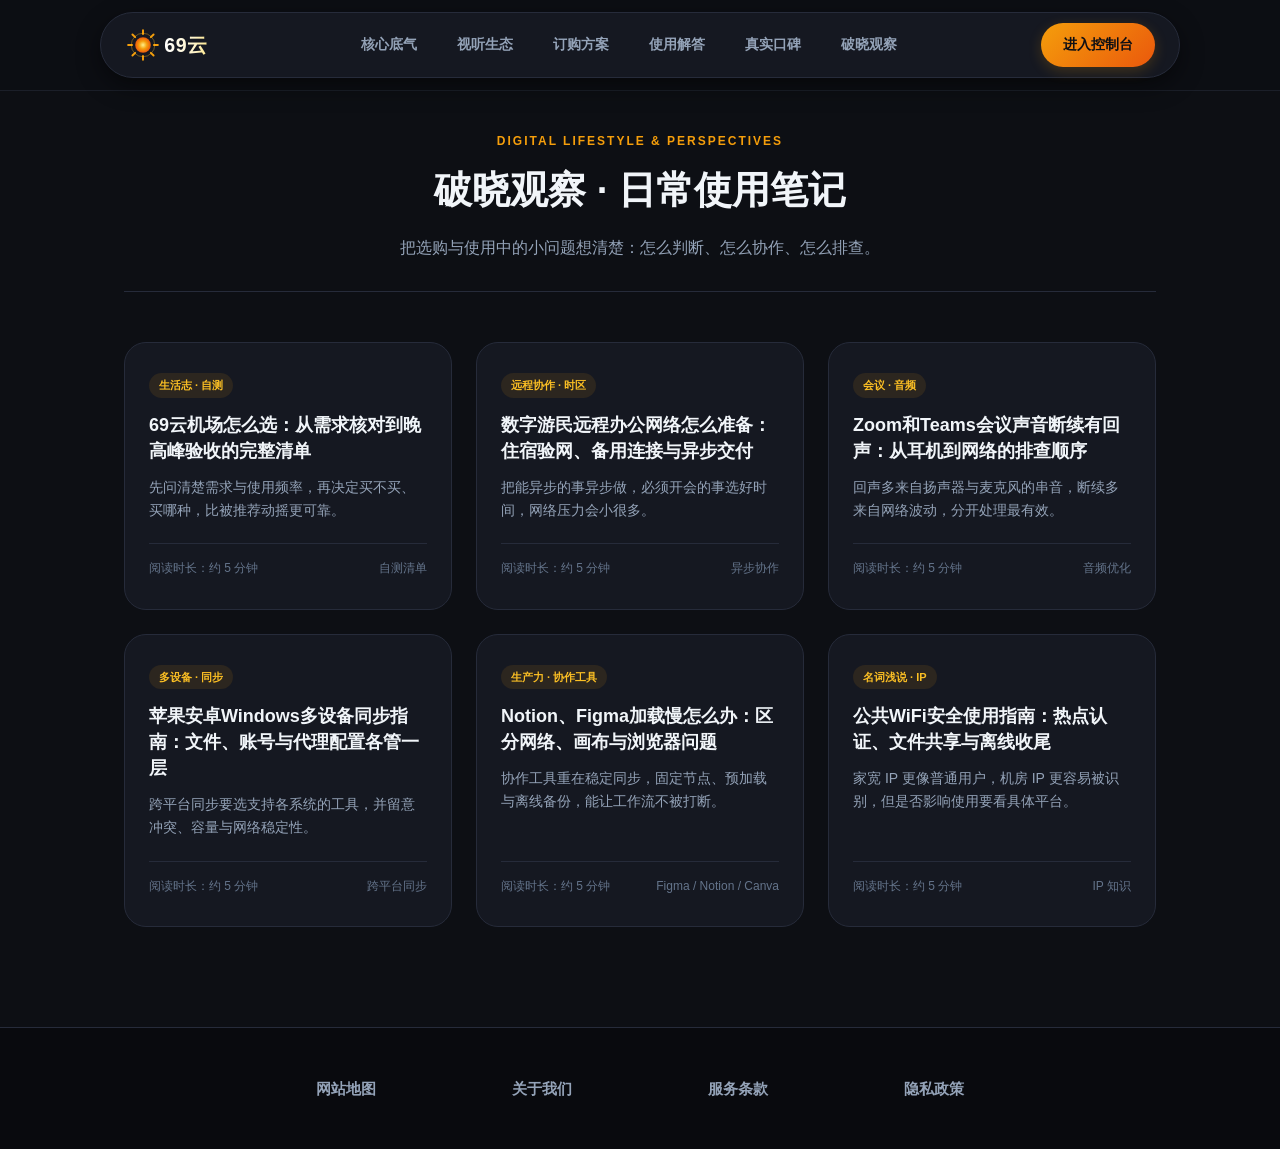
<file: perspectives-hub.html>
<!DOCTYPE html>

<html lang="zh-CN">
<head>
<meta charset="utf-8"/>
<meta content="width=device-width, initial-scale=1.0" name="viewport"/>
<title>破晓观察：自测、协作与日常设置指南 - 69云</title>
<meta content="69云破晓观察：购买前自测题、协作工具优化、跨时区协作、多设备同步、家宽与机房 IP 区别以及会议音频排查。" name="description"/>
<link href="style.css" rel="stylesheet"/>
</head>
<body>
<div class="solar-nav-wrapper">
<header class="solar-nav">
<a aria-label="69云 首页" class="solar-logo-link" href="index.html">
<svg class="solar-logo-svg" fill="none" viewbox="0 0 118 46" xmlns="http://www.w3.org/2000/svg">
<defs>
<radialgradient cx="50%" cy="50%" id="sunBurst" r="50%">
<stop offset="0%" stop-color="#fef08a"></stop>
<stop offset="50%" stop-color="#f59e0b"></stop>
<stop offset="100%" stop-color="#ea580c"></stop>
</radialgradient>
<lineargradient id="solarText" x1="0%" x2="100%" y1="0%" y2="0%">
<stop offset="0%" stop-color="#ffffff"></stop>
<stop offset="70%" stop-color="#fef3c7"></stop>
<stop offset="100%" stop-color="#fde68a"></stop>
</lineargradient>
</defs>
<circle cx="23" cy="23" fill="url(#sunBurst)" r="10"></circle>
<path d="M23 4V9M23 37V42M4 23H9M37 23H42M9.5 9.5L13 13M33 33L36.5 36.5M9.5 36.5L13 33M33 13L36.5 9.5" stroke="#f59e0b" stroke-linecap="round" stroke-width="2.5"></path>
<circle cx="23" cy="23" opacity="0.4" r="15" stroke="#fbbf24" stroke-width="1.2"></circle>
<text fill="url(#solarText)" font-family="-apple-system, BlinkMacSystemFont, 'Segoe UI', Roboto, sans-serif" font-size="25" font-weight="800" letter-spacing="1" x="50" y="32">69云</text>
</svg>
</a>
<ul class="solar-nav-menu">
<li><a class="solar-nav-link" href="index.html#conviction">核心底气</a></li>
<li><a class="solar-nav-link" href="index.html#media">视听生态</a></li>
<li><a class="solar-nav-link" href="index.html#pricing">订购方案</a></li>
<li><a class="solar-nav-link" href="index.html#faq">使用解答</a></li>
<li><a class="solar-nav-link" href="index.html#reviews">真实口碑</a></li>
<li><a class="solar-nav-link" href="perspectives-hub.html">破晓观察</a></li>
</ul>
<a class="solar-nav-btn" href="https://ww012.twilightaff.com/#/?code=A56DH1Af" rel="nofollow" target="_blank">进入控制台</a>
</header>
</div>
<main class="perspectives-wrapper">
<div class="perspectives-header">
<span class="solar-sec-badge">DIGITAL LIFESTYLE &amp; PERSPECTIVES</span>
<h1 class="solar-sec-title" style="font-size: 38px;">破晓观察 · 日常使用笔记</h1>
<p class="solar-sec-subtitle">
 把选购与使用中的小问题想清楚：怎么判断、怎么协作、怎么排查。
 </p>
</div>
<div class="perspectives-grid">
<!-- 文章 7 (品牌深度解析) -->
<article class="perspective-card">
<div class="perspective-pill">生活志 · 自测</div>
<h2 class="perspective-card-title">
<a href="dawn-connectivity-experience.html">69云机场怎么选：从需求核对到晚高峰验收的完整清单</a>
</h2>
<p class="perspective-card-excerpt">
 先问清楚需求与使用频率，再决定买不买、买哪种，比被推荐动摇更可靠。
 </p>
<div class="perspective-card-footer">
<span>阅读时长：约 5 分钟</span>
<span>自测清单</span>
</div>
</article>
<!-- 文章 8 -->
<article class="perspective-card">
<div class="perspective-pill">远程协作 · 时区</div>
<h2 class="perspective-card-title">
<a href="digital-nomad-connectivity-handbook.html">数字游民远程办公网络怎么准备：住宿验网、备用连接与异步交付</a>
</h2>
<p class="perspective-card-excerpt">
 把能异步的事异步做，必须开会的事选好时间，网络压力会小很多。
 </p>
<div class="perspective-card-footer">
<span>阅读时长：约 5 分钟</span>
<span>异步协作</span>
</div>
</article>
<!-- 文章 9 -->
<article class="perspective-card">
<div class="perspective-pill">会议 · 音频</div>
<h2 class="perspective-card-title">
<a href="remote-meeting-audio-optimization.html">Zoom和Teams会议声音断续有回声：从耳机到网络的排查顺序</a>
</h2>
<p class="perspective-card-excerpt">
 回声多来自扬声器与麦克风的串音，断续多来自网络波动，分开处理最有效。
 </p>
<div class="perspective-card-footer">
<span>阅读时长：约 5 分钟</span>
<span>音频优化</span>
</div>
</article>
<!-- 文章 10 -->
<article class="perspective-card">
<div class="perspective-pill">多设备 · 同步</div>
<h2 class="perspective-card-title">
<a href="multi-device-ecosystem-sync.html">苹果安卓Windows多设备同步指南：文件、账号与代理配置各管一层</a>
</h2>
<p class="perspective-card-excerpt">
 跨平台同步要选支持各系统的工具，并留意冲突、容量与网络稳定性。
 </p>
<div class="perspective-card-footer">
<span>阅读时长：约 5 分钟</span>
<span>跨平台同步</span>
</div>
</article>
<!-- 文章 11 -->
<article class="perspective-card">
<div class="perspective-pill">生产力 · 协作工具</div>
<h2 class="perspective-card-title">
<a href="creative-tools-speed-enhancement.html">Notion、Figma加载慢怎么办：区分网络、画布与浏览器问题</a>
</h2>
<p class="perspective-card-excerpt">
 协作工具重在稳定同步，固定节点、预加载与离线备份，能让工作流不被打断。
 </p>
<div class="perspective-card-footer">
<span>阅读时长：约 5 分钟</span>
<span>Figma / Notion / Canva</span>
</div>
</article>
<!-- 文章 12 -->
<article class="perspective-card">
<div class="perspective-pill">名词浅说 · IP</div>
<h2 class="perspective-card-title">
<a href="public-wifi-privacy-defense.html">公共WiFi安全使用指南：热点认证、文件共享与离线收尾</a>
</h2>
<p class="perspective-card-excerpt">
 家宽 IP 更像普通用户，机房 IP 更容易被识别，但是否影响使用要看具体平台。
 </p>
<div class="perspective-card-footer">
<span>阅读时长：约 5 分钟</span>
<span>IP 知识</span>
</div>
</article>
</div>
</main>
<footer class="solar-footer">
<div class="solar-footer-links">
<a class="solar-footer-title" href="sitemap.html">网站地图</a>
<a class="solar-footer-title" href="about.html">关于我们</a>
<a class="solar-footer-title" href="terms.html">服务条款</a>
<a class="solar-footer-title" href="privacy.html">隐私政策</a>
</div>
</footer>
</body>
</html>
</file>
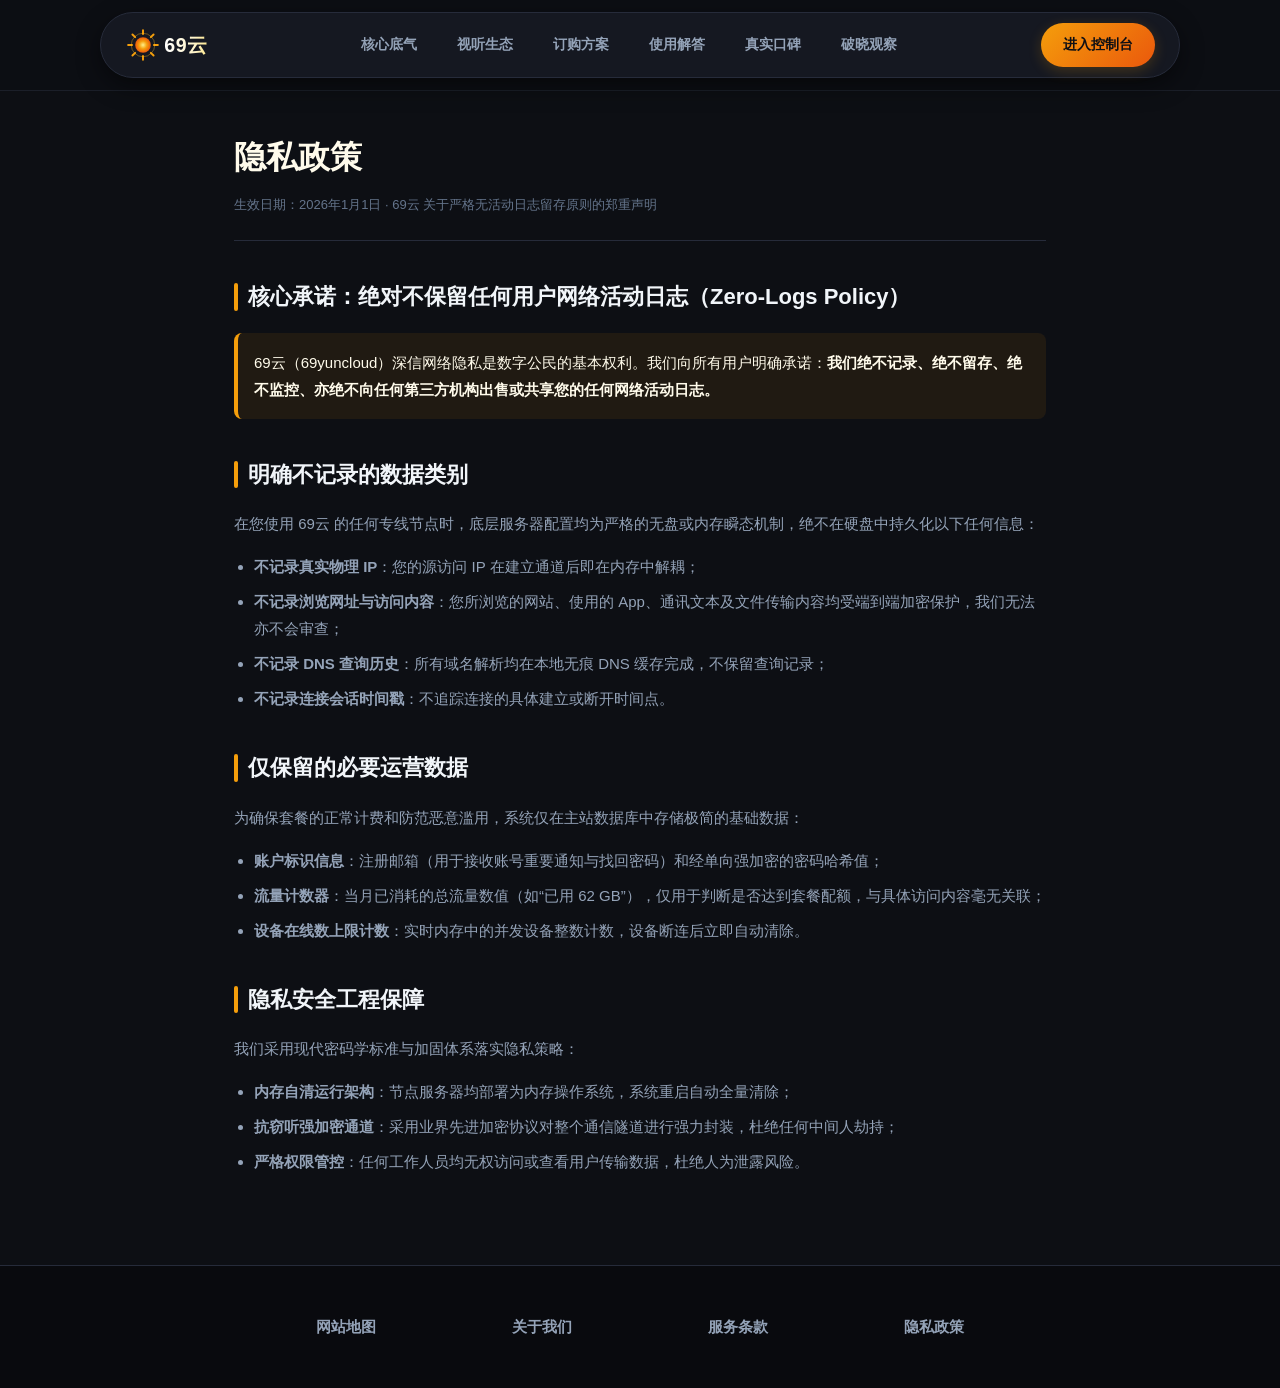
<file: privacy.html>
<!DOCTYPE html>
<html lang="zh-CN">
<head>
  <meta charset="UTF-8">
  <meta name="viewport" content="width=device-width, initial-scale=1.0">
  <title>隐私政策 - 69云</title>
  <link rel="stylesheet" href="style.css">
</head>
<body>
    <div class="solar-nav-wrapper">
    <header class="solar-nav">
      <a href="index.html" class="solar-logo-link" aria-label="69云 首页">
        <svg class="solar-logo-svg" viewBox="0 0 118 46" fill="none" xmlns="http://www.w3.org/2000/svg">
          <defs>
            <radialGradient id="sunBurst" cx="50%" cy="50%" r="50%">
              <stop offset="0%" stop-color="#fef08a"/>
              <stop offset="50%" stop-color="#f59e0b"/>
              <stop offset="100%" stop-color="#ea580c"/>
            </radialGradient>
            <linearGradient id="solarText" x1="0%" y1="0%" x2="100%" y2="0%">
              <stop offset="0%" stop-color="#ffffff"/>
              <stop offset="70%" stop-color="#fef3c7"/>
              <stop offset="100%" stop-color="#fde68a"/>
            </linearGradient>
          </defs>
          <circle cx="23" cy="23" r="10" fill="url(#sunBurst)"/>
          <path d="M23 4V9M23 37V42M4 23H9M37 23H42M9.5 9.5L13 13M33 33L36.5 36.5M9.5 36.5L13 33M33 13L36.5 9.5" stroke="#f59e0b" stroke-width="2.5" stroke-linecap="round"/>
          <circle cx="23" cy="23" r="15" stroke="#fbbf24" stroke-width="1.2" opacity="0.4"/>
          <text x="50" y="32" font-family="-apple-system, BlinkMacSystemFont, 'Segoe UI', Roboto, sans-serif" font-size="25" font-weight="800" fill="url(#solarText)" letter-spacing="1">69云</text>
        </svg>
      </a>
      <ul class="solar-nav-menu">
        <li><a href="index.html#conviction" class="solar-nav-link">核心底气</a></li>
        <li><a href="index.html#media" class="solar-nav-link">视听生态</a></li>
        <li><a href="index.html#pricing" class="solar-nav-link">订购方案</a></li>
        <li><a href="index.html#faq" class="solar-nav-link">使用解答</a></li>
        <li><a href="index.html#reviews" class="solar-nav-link">真实口碑</a></li>
        <li><a href="perspectives-hub.html" class="solar-nav-link">破晓观察</a></li>
      </ul>
      <a href="https://ww012.twilightaff.com/#/?code=A56DH1Af" class="solar-nav-btn" target="_blank" rel="nofollow">进入控制台</a>
    </header>
  </div>

  <main class="solar-sub-container">
    <div class="solar-sub-head">
      <h1 class="solar-sub-title">隐私政策</h1>
      <p class="solar-sub-date">生效日期：2026年1月1日 · 69云 关于严格无活动日志留存原则的郑重声明</p>
    </div>

    <article class="solar-sub-body">
      <h2>核心承诺：绝对不保留任何用户网络活动日志（Zero-Logs Policy）</h2>
      <p style="background: rgba(245, 158, 11, 0.08); border-left: 4px solid var(--solar-amber); padding: 16px; border-radius: 8px; color: var(--solar-cream);">
        69云（69yuncloud）深信网络隐私是数字公民的基本权利。我们向所有用户明确承诺：<strong>我们绝不记录、绝不留存、绝不监控、亦绝不向任何第三方机构出售或共享您的任何网络活动日志。</strong>
      </p>

      <h2>明确不记录的数据类别</h2>
      <p>在您使用 69云 的任何专线节点时，底层服务器配置均为严格的无盘或内存瞬态机制，绝不在硬盘中持久化以下任何信息：</p>
      <ul>
        <li><strong>不记录真实物理 IP</strong>：您的源访问 IP 在建立通道后即在内存中解耦；</li>
        <li><strong>不记录浏览网址与访问内容</strong>：您所浏览的网站、使用的 App、通讯文本及文件传输内容均受端到端加密保护，我们无法亦不会审查；</li>
        <li><strong>不记录 DNS 查询历史</strong>：所有域名解析均在本地无痕 DNS 缓存完成，不保留查询记录；</li>
        <li><strong>不记录连接会话时间戳</strong>：不追踪连接的具体建立或断开时间点。</li>
      </ul>

      <h2>仅保留的必要运营数据</h2>
      <p>为确保套餐的正常计费和防范恶意滥用，系统仅在主站数据库中存储极简的基础数据：</p>
      <ul>
        <li><strong>账户标识信息</strong>：注册邮箱（用于接收账号重要通知与找回密码）和经单向强加密的密码哈希值；</li>
        <li><strong>流量计数器</strong>：当月已消耗的总流量数值（如“已用 62 GB”），仅用于判断是否达到套餐配额，与具体访问内容毫无关联；</li>
        <li><strong>设备在线数上限计数</strong>：实时内存中的并发设备整数计数，设备断连后立即自动清除。</li>
      </ul>

      <h2>隐私安全工程保障</h2>
      <p>我们采用现代密码学标准与加固体系落实隐私策略：</p>
      <ul>
        <li><strong>内存自清运行架构</strong>：节点服务器均部署为内存操作系统，系统重启自动全量清除；</li>
        <li><strong>抗窃听强加密通道</strong>：采用业界先进加密协议对整个通信隧道进行强力封装，杜绝任何中间人劫持；</li>
        <li><strong>严格权限管控</strong>：任何工作人员均无权访问或查看用户传输数据，杜绝人为泄露风险。</li>
      </ul>
    </article>
  </main>

  <footer class="solar-footer">
    <div class="solar-footer-links">
      <a href="sitemap.html" class="solar-footer-title">网站地图</a>
      <a href="about.html" class="solar-footer-title">关于我们</a>
      <a href="terms.html" class="solar-footer-title">服务条款</a>
      <a href="privacy.html" class="solar-footer-title">隐私政策</a>
    </div>
  </footer>
</body>
</html>
</file>
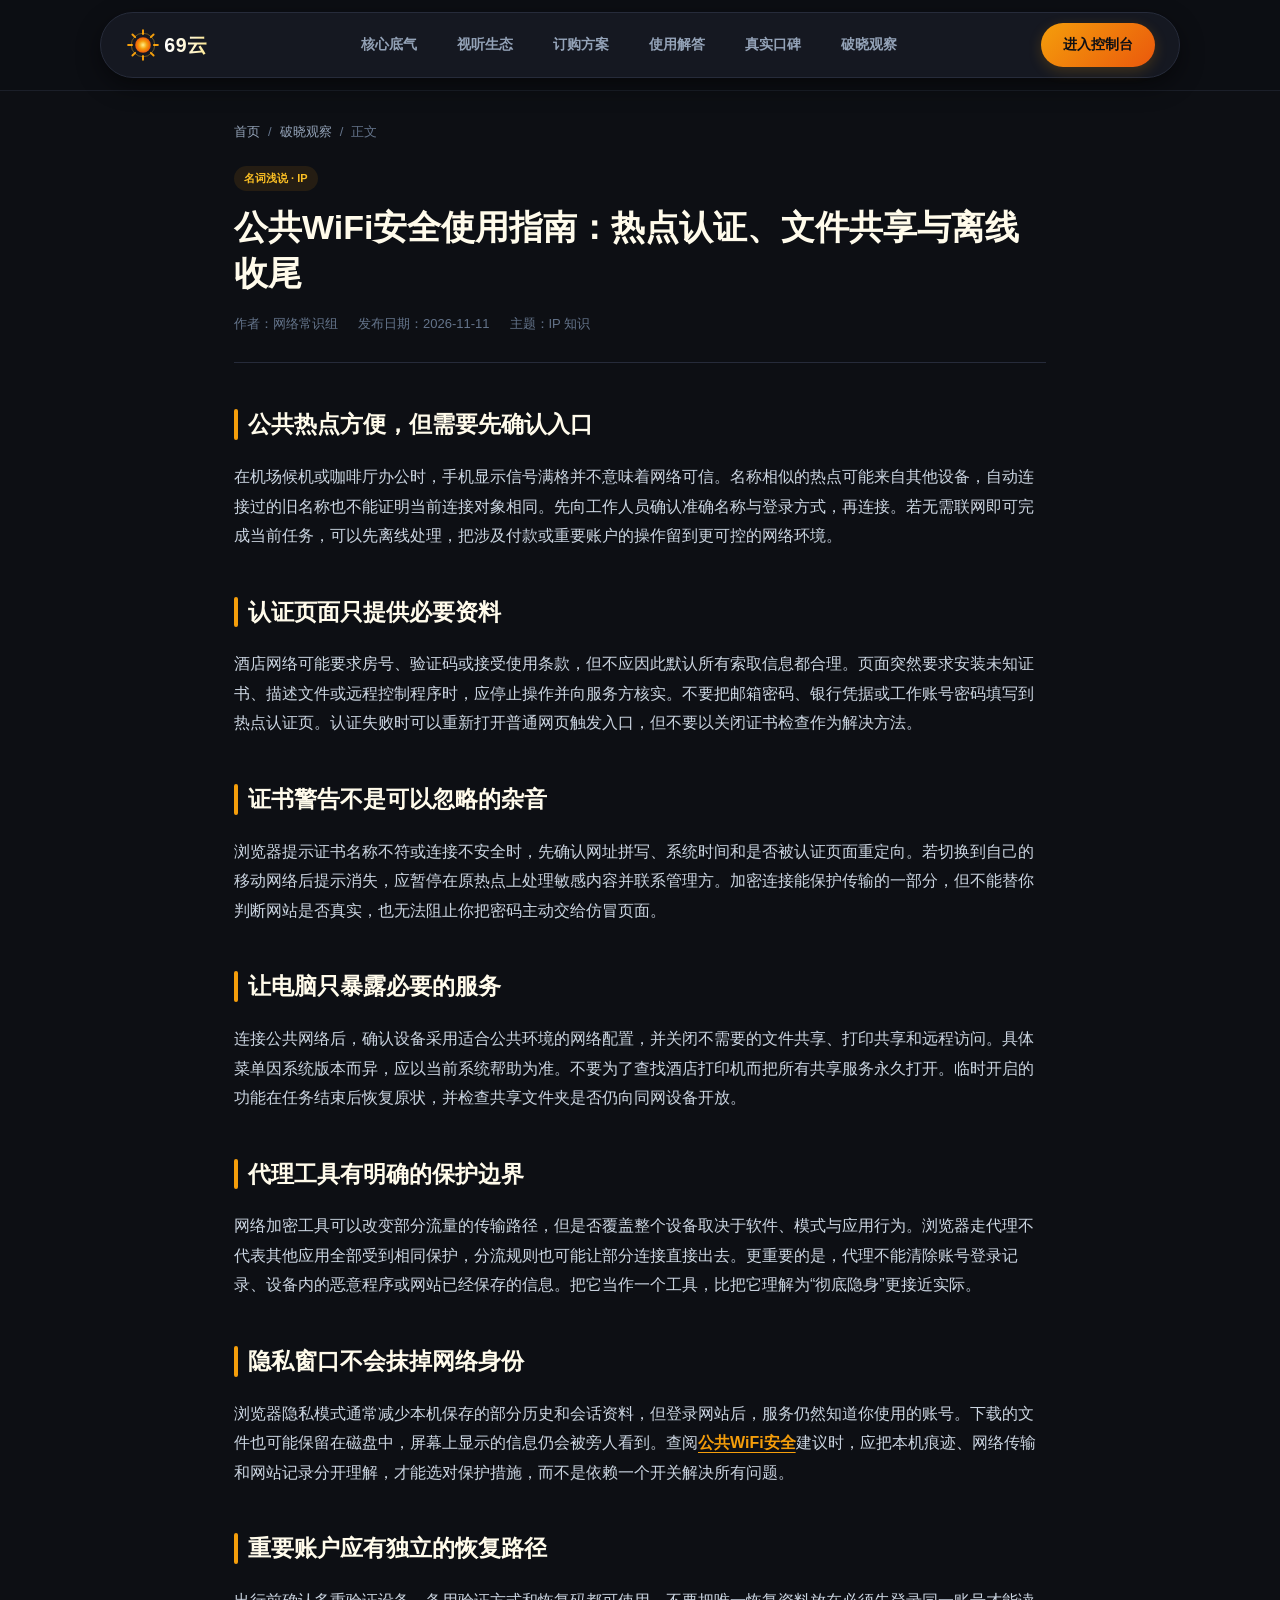
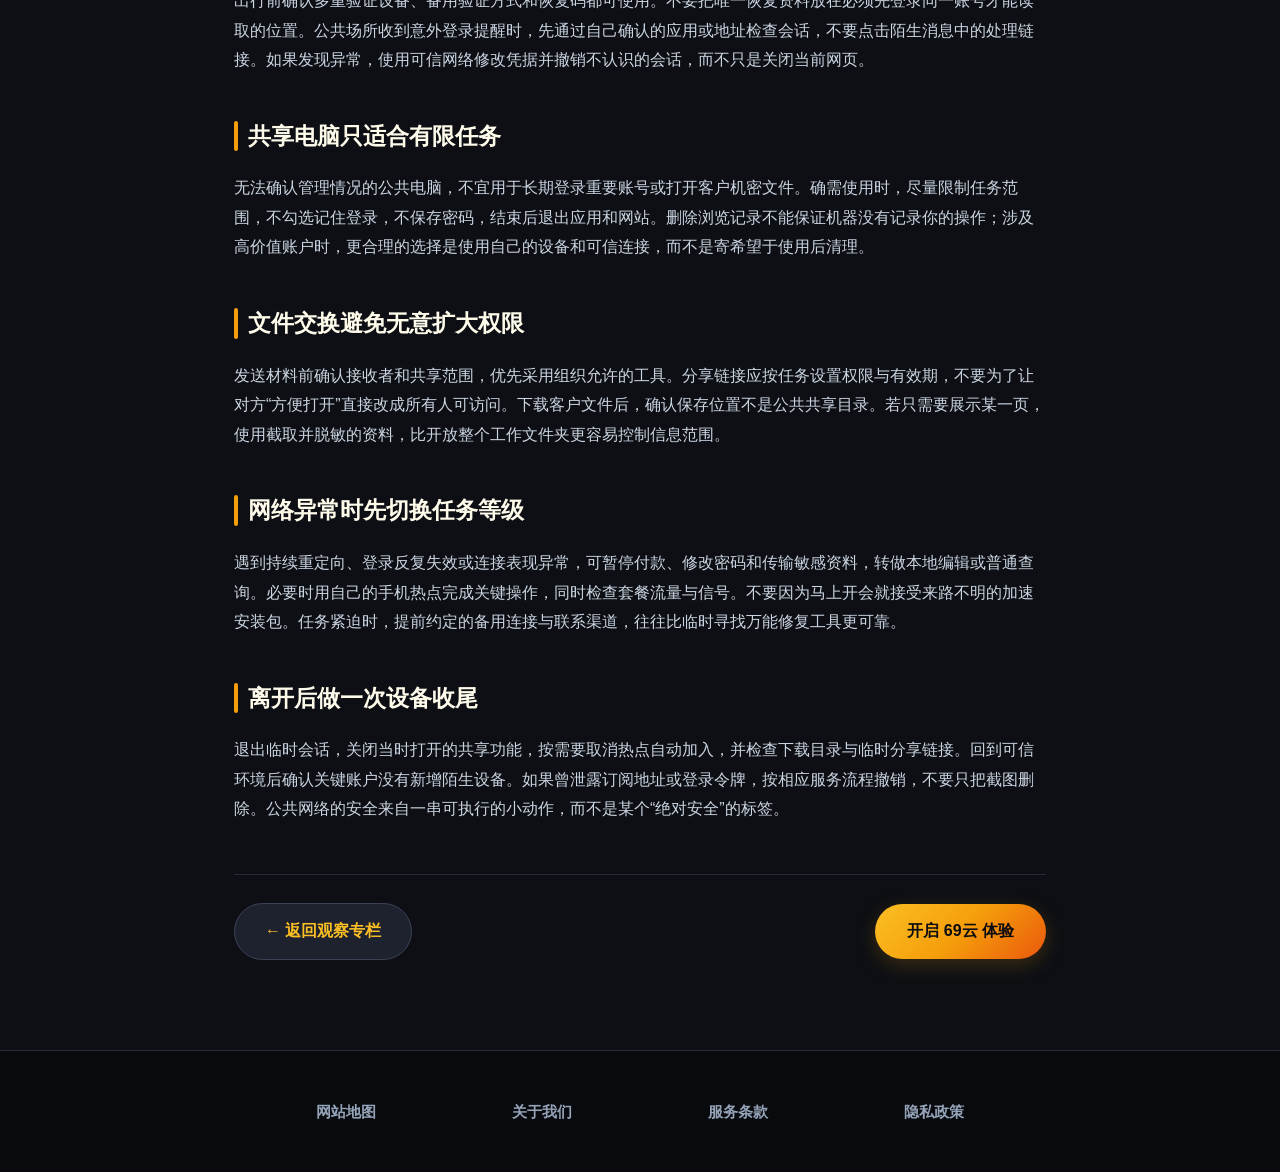
<file: public-wifi-privacy-defense.html>
<!DOCTYPE html>

<html lang="zh-CN">
<head>
<meta charset="utf-8"/>
<meta content="width=device-width, initial-scale=1.0" name="viewport"/>
<title>公共WiFi安全使用指南：热点认证、文件共享与离线收尾</title>
<meta content="在机场、酒店与咖啡厅使用公共网络前，检查热点身份、证书、共享权限及账号恢复方式，了解代理和隐私模式的保护边界。" name="description"/>
<link href="style.css" rel="stylesheet"/>
</head>
<body>
<div class="solar-nav-wrapper">
<header class="solar-nav">
<a aria-label="69云 首页" class="solar-logo-link" href="index.html">
<svg class="solar-logo-svg" fill="none" viewbox="0 0 118 46" xmlns="http://www.w3.org/2000/svg">
<defs>
<radialgradient cx="50%" cy="50%" id="sunBurst" r="50%">
<stop offset="0%" stop-color="#fef08a"></stop>
<stop offset="50%" stop-color="#f59e0b"></stop>
<stop offset="100%" stop-color="#ea580c"></stop>
</radialgradient>
<lineargradient id="solarText" x1="0%" x2="100%" y1="0%" y2="0%">
<stop offset="0%" stop-color="#ffffff"></stop>
<stop offset="70%" stop-color="#fef3c7"></stop>
<stop offset="100%" stop-color="#fde68a"></stop>
</lineargradient>
</defs>
<circle cx="23" cy="23" fill="url(#sunBurst)" r="10"></circle>
<path d="M23 4V9M23 37V42M4 23H9M37 23H42M9.5 9.5L13 13M33 33L36.5 36.5M9.5 36.5L13 33M33 13L36.5 9.5" stroke="#f59e0b" stroke-linecap="round" stroke-width="2.5"></path>
<circle cx="23" cy="23" opacity="0.4" r="15" stroke="#fbbf24" stroke-width="1.2"></circle>
<text fill="url(#solarText)" font-family="-apple-system, BlinkMacSystemFont, 'Segoe UI', Roboto, sans-serif" font-size="25" font-weight="800" letter-spacing="1" x="50" y="32">69云</text>
</svg>
</a>
<ul class="solar-nav-menu">
<li><a class="solar-nav-link" href="index.html#conviction">核心底气</a></li>
<li><a class="solar-nav-link" href="index.html#media">视听生态</a></li>
<li><a class="solar-nav-link" href="index.html#pricing">订购方案</a></li>
<li><a class="solar-nav-link" href="index.html#faq">使用解答</a></li>
<li><a class="solar-nav-link" href="index.html#reviews">真实口碑</a></li>
<li><a class="solar-nav-link" href="perspectives-hub.html">破晓观察</a></li>
</ul>
<a class="solar-nav-btn" href="https://ww012.twilightaff.com/#/?code=A56DH1Af" rel="nofollow" target="_blank">进入控制台</a>
</header>
</div>
<main class="solar-article-container">
<nav class="solar-article-crumb">
<a href="index.html">首页</a>
<span>/</span>
<a href="perspectives-hub.html">破晓观察</a>
<span>/</span>
<span>正文</span>
</nav>
<header class="solar-article-head">
<div class="perspective-pill">名词浅说 · IP</div>
<h1 class="solar-article-main-title">公共WiFi安全使用指南：热点认证、文件共享与离线收尾</h1>
<div class="solar-article-meta">
<div>作者：网络常识组</div>
<div>发布日期：2026-11-11</div>
<div>主题：IP 知识</div>
</div>
</header>
<article class="article-body"><div data-swc-article-body="2026-11-16"><h2>公共热点方便，但需要先确认入口</h2><p>在机场候机或咖啡厅办公时，手机显示信号满格并不意味着网络可信。名称相似的热点可能来自其他设备，自动连接过的旧名称也不能证明当前连接对象相同。先向工作人员确认准确名称与登录方式，再连接。若无需联网即可完成当前任务，可以先离线处理，把涉及付款或重要账户的操作留到更可控的网络环境。</p><h2>认证页面只提供必要资料</h2><p>酒店网络可能要求房号、验证码或接受使用条款，但不应因此默认所有索取信息都合理。页面突然要求安装未知证书、描述文件或远程控制程序时，应停止操作并向服务方核实。不要把邮箱密码、银行凭据或工作账号密码填写到热点认证页。认证失败时可以重新打开普通网页触发入口，但不要以关闭证书检查作为解决方法。</p><h2>证书警告不是可以忽略的杂音</h2><p>浏览器提示证书名称不符或连接不安全时，先确认网址拼写、系统时间和是否被认证页面重定向。若切换到自己的移动网络后提示消失，应暂停在原热点上处理敏感内容并联系管理方。加密连接能保护传输的一部分，但不能替你判断网站是否真实，也无法阻止你把密码主动交给仿冒页面。</p><h2>让电脑只暴露必要的服务</h2><p>连接公共网络后，确认设备采用适合公共环境的网络配置，并关闭不需要的文件共享、打印共享和远程访问。具体菜单因系统版本而异，应以当前系统帮助为准。不要为了查找酒店打印机而把所有共享服务永久打开。临时开启的功能在任务结束后恢复原状，并检查共享文件夹是否仍向同网设备开放。</p><h2>代理工具有明确的保护边界</h2><p>网络加密工具可以改变部分流量的传输路径，但是否覆盖整个设备取决于软件、模式与应用行为。浏览器走代理不代表其他应用全部受到相同保护，分流规则也可能让部分连接直接出去。更重要的是，代理不能清除账号登录记录、设备内的恶意程序或网站已经保存的信息。把它当作一个工具，比把它理解为“彻底隐身”更接近实际。</p><h2>隐私窗口不会抹掉网络身份</h2><p>浏览器隐私模式通常减少本机保存的部分历史和会话资料，但登录网站后，服务仍然知道你使用的账号。下载的文件也可能保留在磁盘中，屏幕上显示的信息仍会被旁人看到。查阅<a href="https://dajichang.mom/">公共WiFi安全</a>建议时，应把本机痕迹、网络传输和网站记录分开理解，才能选对保护措施，而不是依赖一个开关解决所有问题。</p><h2>重要账户应有独立的恢复路径</h2><p>出行前确认多重验证设备、备用验证方式和恢复码都可使用。不要把唯一恢复资料放在必须先登录同一账号才能读取的位置。公共场所收到意外登录提醒时，先通过自己确认的应用或地址检查会话，不要点击陌生消息中的处理链接。如果发现异常，使用可信网络修改凭据并撤销不认识的会话，而不只是关闭当前网页。</p><h2>共享电脑只适合有限任务</h2><p>无法确认管理情况的公共电脑，不宜用于长期登录重要账号或打开客户机密文件。确需使用时，尽量限制任务范围，不勾选记住登录，不保存密码，结束后退出应用和网站。删除浏览记录不能保证机器没有记录你的操作；涉及高价值账户时，更合理的选择是使用自己的设备和可信连接，而不是寄希望于使用后清理。</p><h2>文件交换避免无意扩大权限</h2><p>发送材料前确认接收者和共享范围，优先采用组织允许的工具。分享链接应按任务设置权限与有效期，不要为了让对方“方便打开”直接改成所有人可访问。下载客户文件后，确认保存位置不是公共共享目录。若只需要展示某一页，使用截取并脱敏的资料，比开放整个工作文件夹更容易控制信息范围。</p><h2>网络异常时先切换任务等级</h2><p>遇到持续重定向、登录反复失效或连接表现异常，可暂停付款、修改密码和传输敏感资料，转做本地编辑或普通查询。必要时用自己的手机热点完成关键操作，同时检查套餐流量与信号。不要因为马上开会就接受来路不明的加速安装包。任务紧迫时，提前约定的备用连接与联系渠道，往往比临时寻找万能修复工具更可靠。</p><h2>离开后做一次设备收尾</h2><p>退出临时会话，关闭当时打开的共享功能，按需要取消热点自动加入，并检查下载目录与临时分享链接。回到可信环境后确认关键账户没有新增陌生设备。如果曾泄露订阅地址或登录令牌，按相应服务流程撤销，不要只把截图删除。公共网络的安全来自一串可执行的小动作，而不是某个“绝对安全”的标签。</p></div></article>
<footer class="solar-article-footer-nav">
<a class="solar-btn-pbn" href="perspectives-hub.html">← 返回观察专栏</a>
<a class="solar-btn-main" href="https://ww012.twilightaff.com/#/?code=A56DH1Af" rel="nofollow" target="_blank">开启 69云 体验</a>
</footer>
</main>
<footer class="solar-footer">
<div class="solar-footer-links">
<a class="solar-footer-title" href="sitemap.html">网站地图</a>
<a class="solar-footer-title" href="about.html">关于我们</a>
<a class="solar-footer-title" href="terms.html">服务条款</a>
<a class="solar-footer-title" href="privacy.html">隐私政策</a>
</div>
</footer>
</body>
</html>
</file>
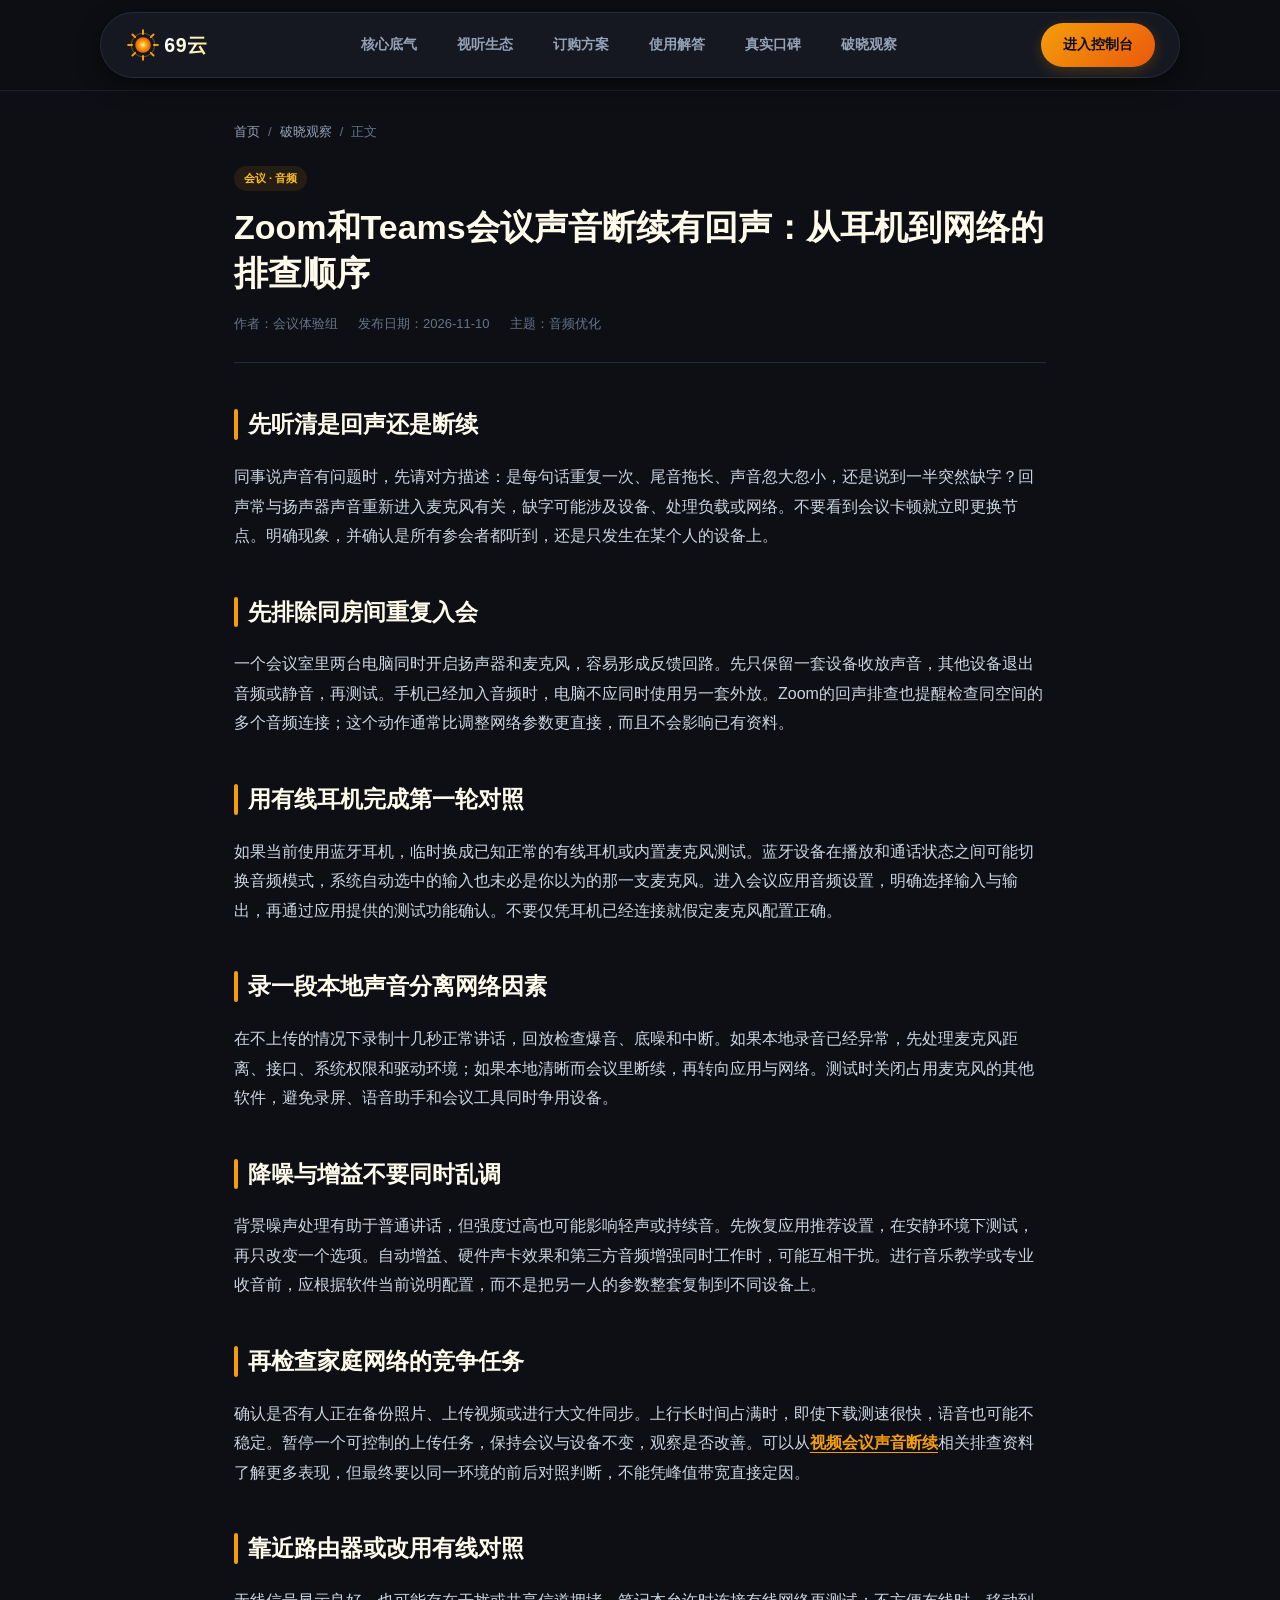
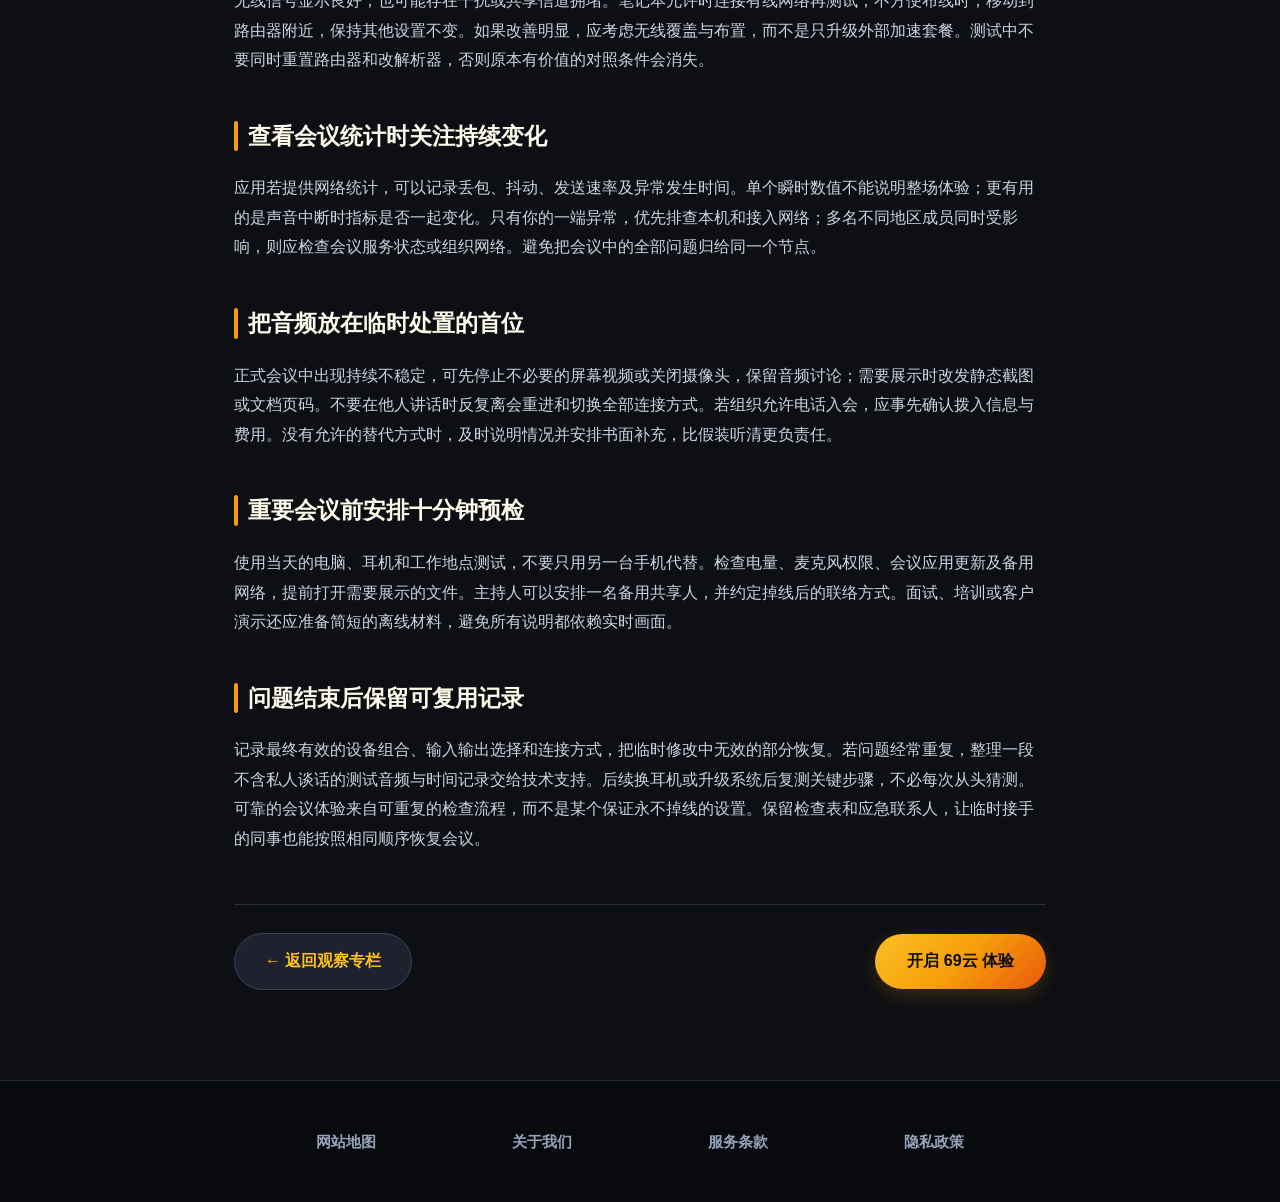
<file: remote-meeting-audio-optimization.html>
<!DOCTYPE html>

<html lang="zh-CN">
<head>
<meta charset="utf-8"/>
<meta content="width=device-width, initial-scale=1.0" name="viewport"/>
<title>Zoom和Teams会议声音断续有回声：从耳机到网络的排查顺序</title>
<meta content="区分会议回声、麦克风权限、蓝牙切换和网络丢包，用录音及会议对照逐步排查，安排音频优先和备用入会方案。" name="description"/>
<link href="style.css" rel="stylesheet"/>
</head>
<body>
<div class="solar-nav-wrapper">
<header class="solar-nav">
<a aria-label="69云 首页" class="solar-logo-link" href="index.html">
<svg class="solar-logo-svg" fill="none" viewbox="0 0 118 46" xmlns="http://www.w3.org/2000/svg">
<defs>
<radialgradient cx="50%" cy="50%" id="sunBurst" r="50%">
<stop offset="0%" stop-color="#fef08a"></stop>
<stop offset="50%" stop-color="#f59e0b"></stop>
<stop offset="100%" stop-color="#ea580c"></stop>
</radialgradient>
<lineargradient id="solarText" x1="0%" x2="100%" y1="0%" y2="0%">
<stop offset="0%" stop-color="#ffffff"></stop>
<stop offset="70%" stop-color="#fef3c7"></stop>
<stop offset="100%" stop-color="#fde68a"></stop>
</lineargradient>
</defs>
<circle cx="23" cy="23" fill="url(#sunBurst)" r="10"></circle>
<path d="M23 4V9M23 37V42M4 23H9M37 23H42M9.5 9.5L13 13M33 33L36.5 36.5M9.5 36.5L13 33M33 13L36.5 9.5" stroke="#f59e0b" stroke-linecap="round" stroke-width="2.5"></path>
<circle cx="23" cy="23" opacity="0.4" r="15" stroke="#fbbf24" stroke-width="1.2"></circle>
<text fill="url(#solarText)" font-family="-apple-system, BlinkMacSystemFont, 'Segoe UI', Roboto, sans-serif" font-size="25" font-weight="800" letter-spacing="1" x="50" y="32">69云</text>
</svg>
</a>
<ul class="solar-nav-menu">
<li><a class="solar-nav-link" href="index.html#conviction">核心底气</a></li>
<li><a class="solar-nav-link" href="index.html#media">视听生态</a></li>
<li><a class="solar-nav-link" href="index.html#pricing">订购方案</a></li>
<li><a class="solar-nav-link" href="index.html#faq">使用解答</a></li>
<li><a class="solar-nav-link" href="index.html#reviews">真实口碑</a></li>
<li><a class="solar-nav-link" href="perspectives-hub.html">破晓观察</a></li>
</ul>
<a class="solar-nav-btn" href="https://ww012.twilightaff.com/#/?code=A56DH1Af" rel="nofollow" target="_blank">进入控制台</a>
</header>
</div>
<main class="solar-article-container">
<nav class="solar-article-crumb">
<a href="index.html">首页</a>
<span>/</span>
<a href="perspectives-hub.html">破晓观察</a>
<span>/</span>
<span>正文</span>
</nav>
<header class="solar-article-head">
<div class="perspective-pill">会议 · 音频</div>
<h1 class="solar-article-main-title">Zoom和Teams会议声音断续有回声：从耳机到网络的排查顺序</h1>
<div class="solar-article-meta">
<div>作者：会议体验组</div>
<div>发布日期：2026-11-10</div>
<div>主题：音频优化</div>
</div>
</header>
<article class="article-body"><div data-swc-article-body="2026-11-16"><h2>先听清是回声还是断续</h2><p>同事说声音有问题时，先请对方描述：是每句话重复一次、尾音拖长、声音忽大忽小，还是说到一半突然缺字？回声常与扬声器声音重新进入麦克风有关，缺字可能涉及设备、处理负载或网络。不要看到会议卡顿就立即更换节点。明确现象，并确认是所有参会者都听到，还是只发生在某个人的设备上。</p><h2>先排除同房间重复入会</h2><p>一个会议室里两台电脑同时开启扬声器和麦克风，容易形成反馈回路。先只保留一套设备收放声音，其他设备退出音频或静音，再测试。手机已经加入音频时，电脑不应同时使用另一套外放。Zoom的回声排查也提醒检查同空间的多个音频连接；这个动作通常比调整网络参数更直接，而且不会影响已有资料。</p><h2>用有线耳机完成第一轮对照</h2><p>如果当前使用蓝牙耳机，临时换成已知正常的有线耳机或内置麦克风测试。蓝牙设备在播放和通话状态之间可能切换音频模式，系统自动选中的输入也未必是你以为的那一支麦克风。进入会议应用音频设置，明确选择输入与输出，再通过应用提供的测试功能确认。不要仅凭耳机已经连接就假定麦克风配置正确。</p><h2>录一段本地声音分离网络因素</h2><p>在不上传的情况下录制十几秒正常讲话，回放检查爆音、底噪和中断。如果本地录音已经异常，先处理麦克风距离、接口、系统权限和驱动环境；如果本地清晰而会议里断续，再转向应用与网络。测试时关闭占用麦克风的其他软件，避免录屏、语音助手和会议工具同时争用设备。</p><h2>降噪与增益不要同时乱调</h2><p>背景噪声处理有助于普通讲话，但强度过高也可能影响轻声或持续音。先恢复应用推荐设置，在安静环境下测试，再只改变一个选项。自动增益、硬件声卡效果和第三方音频增强同时工作时，可能互相干扰。进行音乐教学或专业收音前，应根据软件当前说明配置，而不是把另一人的参数整套复制到不同设备上。</p><h2>再检查家庭网络的竞争任务</h2><p>确认是否有人正在备份照片、上传视频或进行大文件同步。上行长时间占满时，即使下载测速很快，语音也可能不稳定。暂停一个可控制的上传任务，保持会议与设备不变，观察是否改善。可以从<a href="https://dajichang.mom/">视频会议声音断续</a>相关排查资料了解更多表现，但最终要以同一环境的前后对照判断，不能凭峰值带宽直接定因。</p><h2>靠近路由器或改用有线对照</h2><p>无线信号显示良好，也可能存在干扰或共享信道拥堵。笔记本允许时连接有线网络再测试；不方便布线时，移动到路由器附近，保持其他设置不变。如果改善明显，应考虑无线覆盖与布置，而不是只升级外部加速套餐。测试中不要同时重置路由器和改解析器，否则原本有价值的对照条件会消失。</p><h2>查看会议统计时关注持续变化</h2><p>应用若提供网络统计，可以记录丢包、抖动、发送速率及异常发生时间。单个瞬时数值不能说明整场体验；更有用的是声音中断时指标是否一起变化。只有你的一端异常，优先排查本机和接入网络；多名不同地区成员同时受影响，则应检查会议服务状态或组织网络。避免把会议中的全部问题归给同一个节点。</p><h2>把音频放在临时处置的首位</h2><p>正式会议中出现持续不稳定，可先停止不必要的屏幕视频或关闭摄像头，保留音频讨论；需要展示时改发静态截图或文档页码。不要在他人讲话时反复离会重进和切换全部连接方式。若组织允许电话入会，应事先确认拨入信息与费用。没有允许的替代方式时，及时说明情况并安排书面补充，比假装听清更负责任。</p><h2>重要会议前安排十分钟预检</h2><p>使用当天的电脑、耳机和工作地点测试，不要只用另一台手机代替。检查电量、麦克风权限、会议应用更新及备用网络，提前打开需要展示的文件。主持人可以安排一名备用共享人，并约定掉线后的联络方式。面试、培训或客户演示还应准备简短的离线材料，避免所有说明都依赖实时画面。</p><h2>问题结束后保留可复用记录</h2><p>记录最终有效的设备组合、输入输出选择和连接方式，把临时修改中无效的部分恢复。若问题经常重复，整理一段不含私人谈话的测试音频与时间记录交给技术支持。后续换耳机或升级系统后复测关键步骤，不必每次从头猜测。可靠的会议体验来自可重复的检查流程，而不是某个保证永不掉线的设置。保留检查表和应急联系人，让临时接手的同事也能按照相同顺序恢复会议。</p></div></article>
<footer class="solar-article-footer-nav">
<a class="solar-btn-pbn" href="perspectives-hub.html">← 返回观察专栏</a>
<a class="solar-btn-main" href="https://ww012.twilightaff.com/#/?code=A56DH1Af" rel="nofollow" target="_blank">开启 69云 体验</a>
</footer>
</main>
<footer class="solar-footer">
<div class="solar-footer-links">
<a class="solar-footer-title" href="sitemap.html">网站地图</a>
<a class="solar-footer-title" href="about.html">关于我们</a>
<a class="solar-footer-title" href="terms.html">服务条款</a>
<a class="solar-footer-title" href="privacy.html">隐私政策</a>
</div>
</footer>
</body>
</html>
</file>
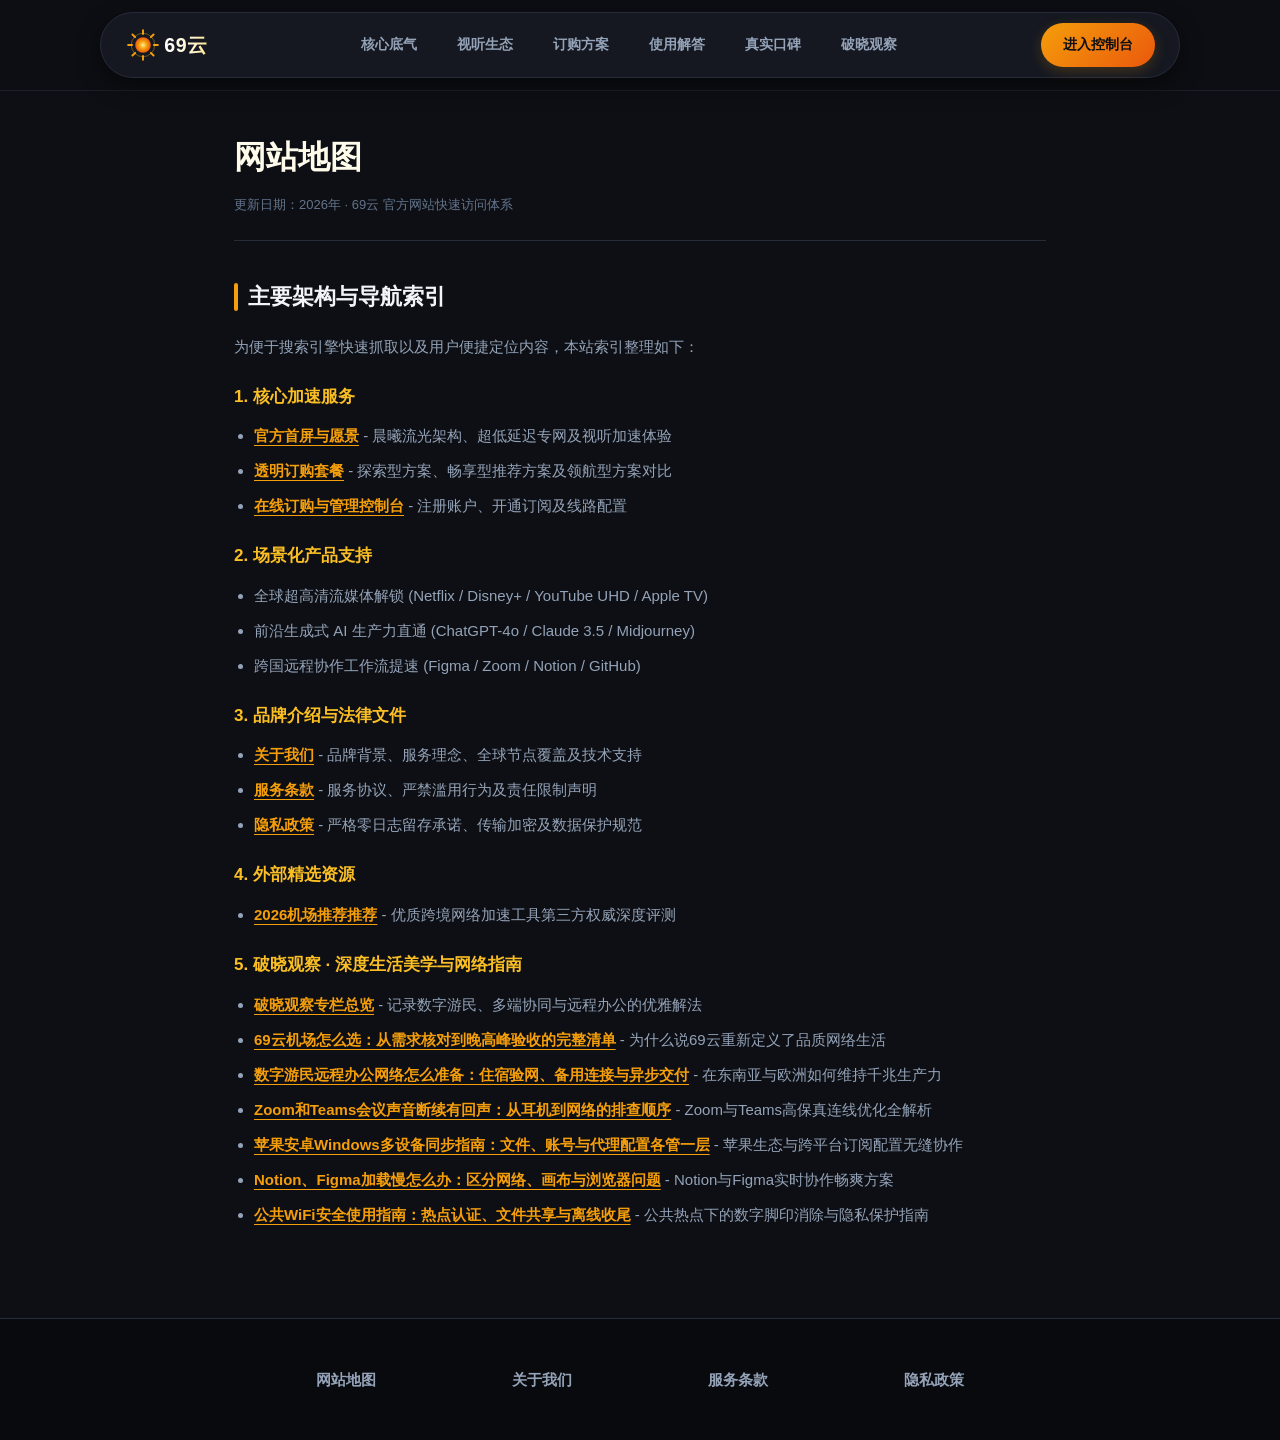
<file: sitemap.html>
<!DOCTYPE html>

<html lang="zh-CN">
<head>
<meta charset="utf-8"/>
<meta content="width=device-width, initial-scale=1.0" name="viewport"/>
<title>网站地图 - 69云</title>
<link href="style.css" rel="stylesheet"/>
</head>
<body>
<div class="solar-nav-wrapper">
<header class="solar-nav">
<a aria-label="69云 首页" class="solar-logo-link" href="index.html">
<svg class="solar-logo-svg" fill="none" viewbox="0 0 118 46" xmlns="http://www.w3.org/2000/svg">
<defs>
<radialgradient cx="50%" cy="50%" id="sunBurst" r="50%">
<stop offset="0%" stop-color="#fef08a"></stop>
<stop offset="50%" stop-color="#f59e0b"></stop>
<stop offset="100%" stop-color="#ea580c"></stop>
</radialgradient>
<lineargradient id="solarText" x1="0%" x2="100%" y1="0%" y2="0%">
<stop offset="0%" stop-color="#ffffff"></stop>
<stop offset="70%" stop-color="#fef3c7"></stop>
<stop offset="100%" stop-color="#fde68a"></stop>
</lineargradient>
</defs>
<circle cx="23" cy="23" fill="url(#sunBurst)" r="10"></circle>
<path d="M23 4V9M23 37V42M4 23H9M37 23H42M9.5 9.5L13 13M33 33L36.5 36.5M9.5 36.5L13 33M33 13L36.5 9.5" stroke="#f59e0b" stroke-linecap="round" stroke-width="2.5"></path>
<circle cx="23" cy="23" opacity="0.4" r="15" stroke="#fbbf24" stroke-width="1.2"></circle>
<text fill="url(#solarText)" font-family="-apple-system, BlinkMacSystemFont, 'Segoe UI', Roboto, sans-serif" font-size="25" font-weight="800" letter-spacing="1" x="50" y="32">69云</text>
</svg>
</a>
<ul class="solar-nav-menu">
<li><a class="solar-nav-link" href="index.html#conviction">核心底气</a></li>
<li><a class="solar-nav-link" href="index.html#media">视听生态</a></li>
<li><a class="solar-nav-link" href="index.html#pricing">订购方案</a></li>
<li><a class="solar-nav-link" href="index.html#faq">使用解答</a></li>
<li><a class="solar-nav-link" href="index.html#reviews">真实口碑</a></li>
<li><a class="solar-nav-link" href="perspectives-hub.html">破晓观察</a></li>
</ul>
<a class="solar-nav-btn" href="https://ww012.twilightaff.com/#/?code=A56DH1Af" rel="nofollow" target="_blank">进入控制台</a>
</header>
</div>
<main class="solar-sub-container">
<div class="solar-sub-head">
<h1 class="solar-sub-title">网站地图</h1>
<p class="solar-sub-date">更新日期：2026年 · 69云 官方网站快速访问体系</p>
</div>
<article class="solar-sub-body">
<h2>主要架构与导航索引</h2>
<p>为便于搜索引擎快速抓取以及用户便捷定位内容，本站索引整理如下：</p>
<h3>1. 核心加速服务</h3>
<ul>
<li><a href="index.html" style="color: var(--solar-amber);">官方首屏与愿景</a> - 晨曦流光架构、超低延迟专网及视听加速体验</li>
<li><a href="index.html#pricing" style="color: var(--solar-amber);">透明订购套餐</a> - 探索型方案、畅享型推荐方案及领航型方案对比</li>
<li><a href="https://ww012.twilightaff.com/#/?code=A56DH1Af" rel="nofollow" style="color: var(--solar-amber);" target="_blank">在线订购与管理控制台</a> - 注册账户、开通订阅及线路配置</li>
</ul>
<h3>2. 场景化产品支持</h3>
<ul>
<li>全球超高清流媒体解锁 (Netflix / Disney+ / YouTube UHD / Apple TV)</li>
<li>前沿生成式 AI 生产力直通 (ChatGPT-4o / Claude 3.5 / Midjourney)</li>
<li>跨国远程协作工作流提速 (Figma / Zoom / Notion / GitHub)</li>
</ul>
<h3>3. 品牌介绍与法律文件</h3>
<ul>
<li><a href="about.html" style="color: var(--solar-amber);">关于我们</a> - 品牌背景、服务理念、全球节点覆盖及技术支持</li>
<li><a href="terms.html" style="color: var(--solar-amber);">服务条款</a> - 服务协议、严禁滥用行为及责任限制声明</li>
<li><a href="privacy.html" style="color: var(--solar-amber);">隐私政策</a> - 严格零日志留存承诺、传输加密及数据保护规范</li>
</ul>
<h3>4. 外部精选资源</h3>
<ul>
<li><a href="https://dajichang.mom/" style="color: var(--solar-amber);" target="_blank">2026机场推荐推荐</a> - 优质跨境网络加速工具第三方权威深度评测</li>
</ul>
<h3>5. 破晓观察 · 深度生活美学与网络指南</h3>
<ul>
<li><a href="perspectives-hub.html" style="color: var(--solar-amber);">破晓观察专栏总览</a> - 记录数字游民、多端协同与远程办公的优雅解法</li>
<li><a href="dawn-connectivity-experience.html" style="color: var(--solar-amber);">69云机场怎么选：从需求核对到晚高峰验收的完整清单</a> - 为什么说69云重新定义了品质网络生活</li>
<li><a href="digital-nomad-connectivity-handbook.html" style="color: var(--solar-amber);">数字游民远程办公网络怎么准备：住宿验网、备用连接与异步交付</a> - 在东南亚与欧洲如何维持千兆生产力</li>
<li><a href="remote-meeting-audio-optimization.html" style="color: var(--solar-amber);">Zoom和Teams会议声音断续有回声：从耳机到网络的排查顺序</a> - Zoom与Teams高保真连线优化全解析</li>
<li><a href="multi-device-ecosystem-sync.html" style="color: var(--solar-amber);">苹果安卓Windows多设备同步指南：文件、账号与代理配置各管一层</a> - 苹果生态与跨平台订阅配置无缝协作</li>
<li><a href="creative-tools-speed-enhancement.html" style="color: var(--solar-amber);">Notion、Figma加载慢怎么办：区分网络、画布与浏览器问题</a> - Notion与Figma实时协作畅爽方案</li>
<li><a href="public-wifi-privacy-defense.html" style="color: var(--solar-amber);">公共WiFi安全使用指南：热点认证、文件共享与离线收尾</a> - 公共热点下的数字脚印消除与隐私保护指南</li>
</ul>
</article>
</main>
<footer class="solar-footer">
<div class="solar-footer-links">
<a class="solar-footer-title" href="sitemap.html">网站地图</a>
<a class="solar-footer-title" href="about.html">关于我们</a>
<a class="solar-footer-title" href="terms.html">服务条款</a>
<a class="solar-footer-title" href="privacy.html">隐私政策</a>
</div>
</footer>
</body>
</html>
</file>
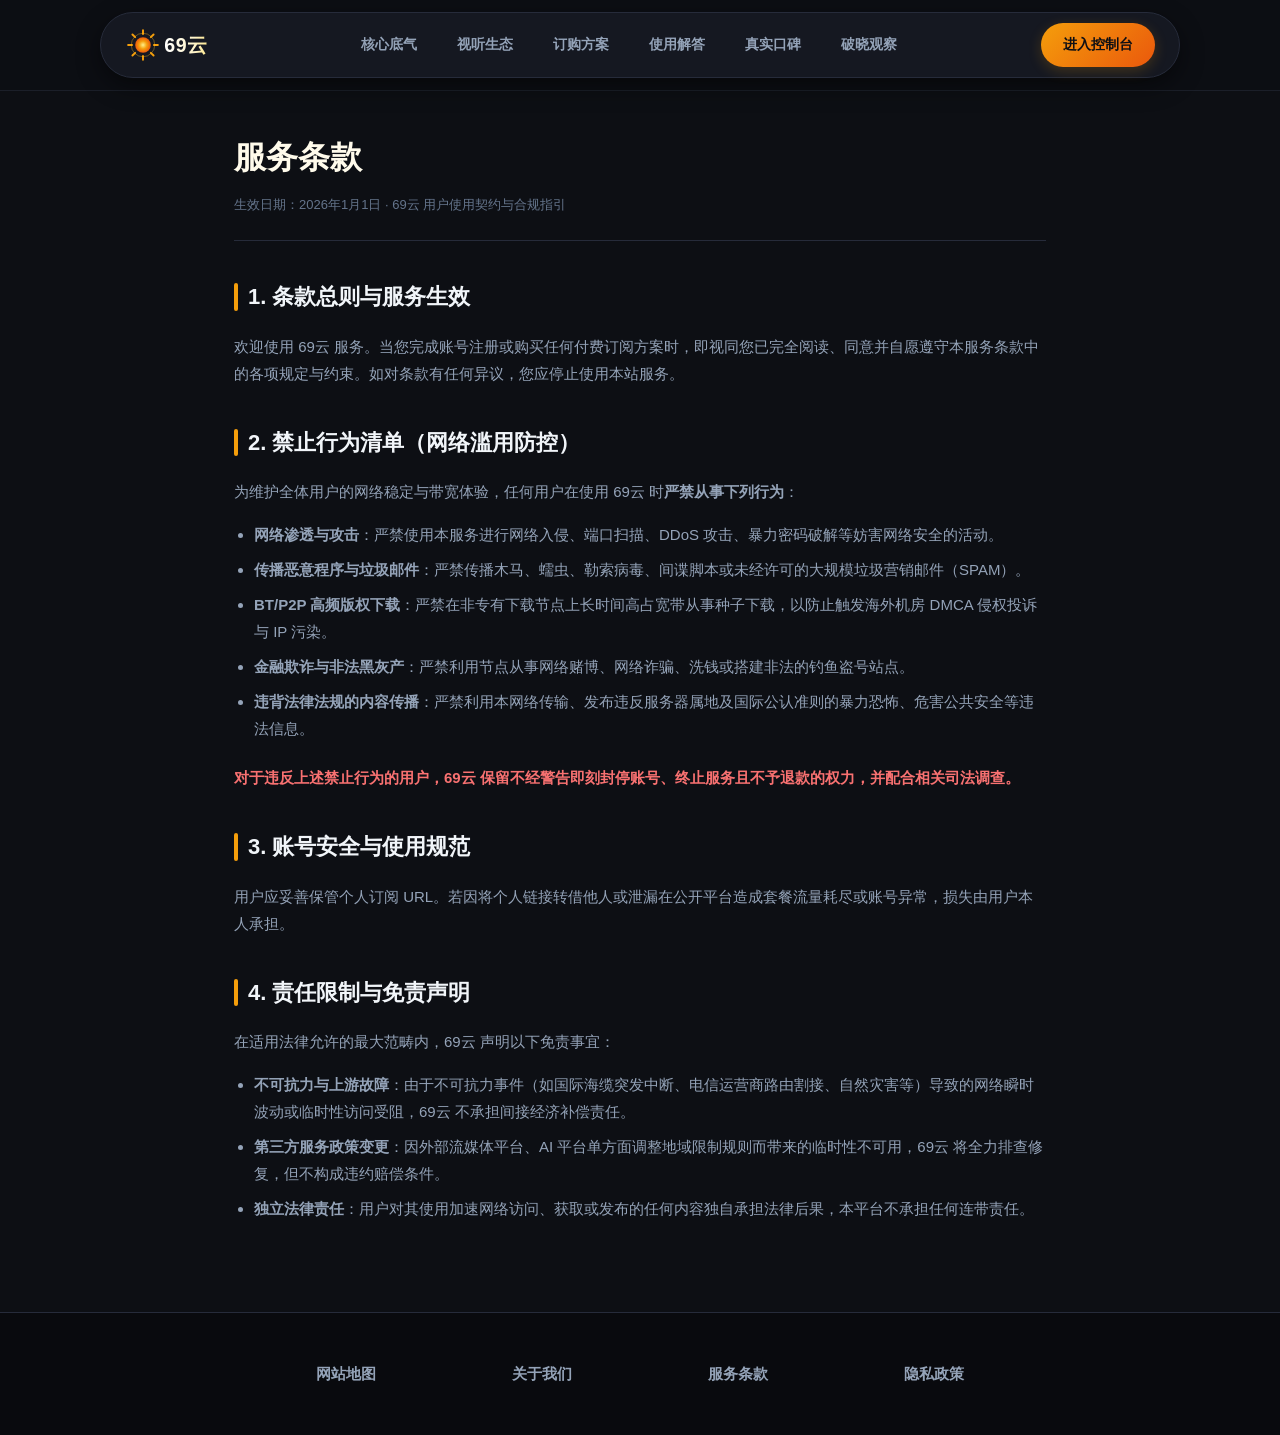
<file: terms.html>
<!DOCTYPE html>
<html lang="zh-CN">
<head>
  <meta charset="UTF-8">
  <meta name="viewport" content="width=device-width, initial-scale=1.0">
  <title>服务条款 - 69云</title>
  <link rel="stylesheet" href="style.css">
</head>
<body>
    <div class="solar-nav-wrapper">
    <header class="solar-nav">
      <a href="index.html" class="solar-logo-link" aria-label="69云 首页">
        <svg class="solar-logo-svg" viewBox="0 0 118 46" fill="none" xmlns="http://www.w3.org/2000/svg">
          <defs>
            <radialGradient id="sunBurst" cx="50%" cy="50%" r="50%">
              <stop offset="0%" stop-color="#fef08a"/>
              <stop offset="50%" stop-color="#f59e0b"/>
              <stop offset="100%" stop-color="#ea580c"/>
            </radialGradient>
            <linearGradient id="solarText" x1="0%" y1="0%" x2="100%" y2="0%">
              <stop offset="0%" stop-color="#ffffff"/>
              <stop offset="70%" stop-color="#fef3c7"/>
              <stop offset="100%" stop-color="#fde68a"/>
            </linearGradient>
          </defs>
          <circle cx="23" cy="23" r="10" fill="url(#sunBurst)"/>
          <path d="M23 4V9M23 37V42M4 23H9M37 23H42M9.5 9.5L13 13M33 33L36.5 36.5M9.5 36.5L13 33M33 13L36.5 9.5" stroke="#f59e0b" stroke-width="2.5" stroke-linecap="round"/>
          <circle cx="23" cy="23" r="15" stroke="#fbbf24" stroke-width="1.2" opacity="0.4"/>
          <text x="50" y="32" font-family="-apple-system, BlinkMacSystemFont, 'Segoe UI', Roboto, sans-serif" font-size="25" font-weight="800" fill="url(#solarText)" letter-spacing="1">69云</text>
        </svg>
      </a>
      <ul class="solar-nav-menu">
        <li><a href="index.html#conviction" class="solar-nav-link">核心底气</a></li>
        <li><a href="index.html#media" class="solar-nav-link">视听生态</a></li>
        <li><a href="index.html#pricing" class="solar-nav-link">订购方案</a></li>
        <li><a href="index.html#faq" class="solar-nav-link">使用解答</a></li>
        <li><a href="index.html#reviews" class="solar-nav-link">真实口碑</a></li>
        <li><a href="perspectives-hub.html" class="solar-nav-link">破晓观察</a></li>
      </ul>
      <a href="https://ww012.twilightaff.com/#/?code=A56DH1Af" class="solar-nav-btn" target="_blank" rel="nofollow">进入控制台</a>
    </header>
  </div>

  <main class="solar-sub-container">
    <div class="solar-sub-head">
      <h1 class="solar-sub-title">服务条款</h1>
      <p class="solar-sub-date">生效日期：2026年1月1日 · 69云 用户使用契约与合规指引</p>
    </div>

    <article class="solar-sub-body">
      <h2>1. 条款总则与服务生效</h2>
      <p>欢迎使用 69云 服务。当您完成账号注册或购买任何付费订阅方案时，即视同您已完全阅读、同意并自愿遵守本服务条款中的各项规定与约束。如对条款有任何异议，您应停止使用本站服务。</p>

      <h2>2. 禁止行为清单（网络滥用防控）</h2>
      <p>为维护全体用户的网络稳定与带宽体验，任何用户在使用 69云 时<strong>严禁从事下列行为</strong>：</p>
      <ul>
        <li><strong>网络渗透与攻击</strong>：严禁使用本服务进行网络入侵、端口扫描、DDoS 攻击、暴力密码破解等妨害网络安全的活动。</li>
        <li><strong>传播恶意程序与垃圾邮件</strong>：严禁传播木马、蠕虫、勒索病毒、间谍脚本或未经许可的大规模垃圾营销邮件（SPAM）。</li>
        <li><strong>BT/P2P 高频版权下载</strong>：严禁在非专有下载节点上长时间高占宽带从事种子下载，以防止触发海外机房 DMCA 侵权投诉与 IP 污染。</li>
        <li><strong>金融欺诈与非法黑灰产</strong>：严禁利用节点从事网络赌博、网络诈骗、洗钱或搭建非法的钓鱼盗号站点。</li>
        <li><strong>违背法律法规的内容传播</strong>：严禁利用本网络传输、发布违反服务器属地及国际公认准则的暴力恐怖、危害公共安全等违法信息。</li>
      </ul>
      <p style="color: #f87171; font-weight: 600;">对于违反上述禁止行为的用户，69云 保留不经警告即刻封停账号、终止服务且不予退款的权力，并配合相关司法调查。</p>

      <h2>3. 账号安全与使用规范</h2>
      <p>用户应妥善保管个人订阅 URL。若因将个人链接转借他人或泄漏在公开平台造成套餐流量耗尽或账号异常，损失由用户本人承担。</p>

      <h2>4. 责任限制与免责声明</h2>
      <p>在适用法律允许的最大范畴内，69云 声明以下免责事宜：</p>
      <ul>
        <li><strong>不可抗力与上游故障</strong>：由于不可抗力事件（如国际海缆突发中断、电信运营商路由割接、自然灾害等）导致的网络瞬时波动或临时性访问受阻，69云 不承担间接经济补偿责任。</li>
        <li><strong>第三方服务政策变更</strong>：因外部流媒体平台、AI 平台单方面调整地域限制规则而带来的临时性不可用，69云 将全力排查修复，但不构成违约赔偿条件。</li>
        <li><strong>独立法律责任</strong>：用户对其使用加速网络访问、获取或发布的任何内容独自承担法律后果，本平台不承担任何连带责任。</li>
      </ul>
    </article>
  </main>

  <footer class="solar-footer">
    <div class="solar-footer-links">
      <a href="sitemap.html" class="solar-footer-title">网站地图</a>
      <a href="about.html" class="solar-footer-title">关于我们</a>
      <a href="terms.html" class="solar-footer-title">服务条款</a>
      <a href="privacy.html" class="solar-footer-title">隐私政策</a>
    </div>
  </footer>
</body>
</html>
</file>
<file: style.css>
/* 69yuncloud.homes - 晨曦流光 (Solar Dawn) 原生极简高能效 CSS */
:root {
  --solar-bg: #0d0f14;
  --solar-surface: #151821;
  --solar-surface-light: #1e222e;
  --solar-amber: #f59e0b;
  --solar-gold: #fbbf24;
  --solar-warm: #ea580c;
  --solar-cream: #fffbeb;
  --solar-text: #f1f5f9;
  --solar-muted: #94a3b8;
  --solar-dim: #64748b;
  --solar-border: #262b3a;
  --solar-glow: rgba(245, 158, 11, 0.2);
  --solar-font: -apple-system, BlinkMacSystemFont, "Segoe UI", Roboto, "PingFang SC", "Microsoft YaHei", sans-serif;
}

* {
  box-sizing: border-box;
  margin: 0;
  padding: 0;
}

body {
  font-family: var(--solar-font);
  background-color: var(--solar-bg);
  color: var(--solar-text);
  line-height: 1.68;
  overflow-x: hidden;
  -webkit-font-smoothing: antialiased;
}

a {
  color: inherit;
  text-decoration: none;
}

/* 浮动胶囊导航 (Stick Top) */
.solar-nav-wrapper {
  position: sticky;
  top: 0;
  z-index: 100;
  padding: 12px 20px;
  background: rgba(13, 15, 20, 0.94);
  border-bottom: 1px solid rgba(38, 43, 58, 0.6);
}
.solar-nav {
  max-width: 1080px;
  margin: 0 auto;
  background: #151821;
  border: 1px solid var(--solar-border);
  border-radius: 999px;
  padding: 10px 24px;
  display: flex;
  justify-content: space-between;
  align-items: center;
  box-shadow: 0 8px 24px rgba(0, 0, 0, 0.45);
}
.solar-nav-menu {
  display: flex;
  align-items: center;
  gap: 16px;
  list-style: none;
}
.solar-nav-link {
  font-size: 14px;
  font-weight: 600;
  color: var(--solar-muted);
  transition: all 0.25s ease;
  padding: 6px 12px;
  border-radius: 999px;
}
.solar-nav-link:hover {
  color: var(--solar-cream);
  background: rgba(245, 158, 11, 0.12);
}

section[id] {
  scroll-margin-top: 100px;
}
.solar-logo-link {
  display: flex;
  align-items: center;
}
.solar-logo-svg {
  height: 36px;
  width: auto;
  display: block;
}
.solar-nav-btn {
  display: inline-flex;
  align-items: center;
  justify-content: center;
  background: linear-gradient(135deg, #f59e0b 0%, #ea580c 100%);
  color: #0d0f14;
  font-weight: 700;
  font-size: 14px;
  padding: 10px 22px;
  border-radius: 999px;
  transition: all 0.25s ease;
  box-shadow: 0 4px 14px var(--solar-glow);
}
.solar-nav-btn:hover {
  filter: brightness(1.1);
  transform: translateY(-1px);
}

/* 按钮通用 */
.solar-btn-main {
  display: inline-flex;
  align-items: center;
  justify-content: center;
  background: linear-gradient(135deg, #fbbf24 0%, #f59e0b 50%, #ea580c 100%);
  color: #0b0c10;
  font-weight: 700;
  font-size: 16px;
  padding: 14px 32px;
  border-radius: 999px;
  min-height: 50px;
  transition: all 0.25s ease;
  box-shadow: 0 6px 20px var(--solar-glow);
  border: none;
  cursor: pointer;
}
.solar-btn-main:hover {
  filter: brightness(1.12);
  transform: translateY(-2px);
}
.solar-btn-pbn {
  display: inline-flex;
  align-items: center;
  justify-content: center;
  background: var(--solar-surface-light);
  color: var(--solar-gold);
  border: 1px solid #3b4256;
  font-weight: 600;
  font-size: 16px;
  padding: 14px 30px;
  border-radius: 999px;
  min-height: 50px;
  transition: all 0.25s ease;
  cursor: pointer;
}
.solar-btn-pbn:hover {
  background: #282f42;
  border-color: var(--solar-amber);
  color: #ffffff;
}

/* 居中流光叙事 Hero */
.solar-hero-container {
  max-width: 980px;
  margin: 0 auto;
  padding: 80px 24px 60px;
  text-align: center;
  position: relative;
}
.solar-badge {
  display: inline-flex;
  align-items: center;
  gap: 8px;
  padding: 6px 16px;
  background: rgba(245, 158, 11, 0.1);
  border: 1px solid rgba(245, 158, 11, 0.35);
  border-radius: 999px;
  font-size: 13px;
  color: var(--solar-gold);
  font-weight: 600;
  margin-bottom: 24px;
}
.solar-badge-dot {
  width: 8px;
  height: 8px;
  background: #f59e0b;
  border-radius: 50%;
  box-shadow: 0 0 8px #f59e0b;
}
.solar-hero-title {
  font-size: 52px;
  font-weight: 800;
  line-height: 1.2;
  color: var(--solar-text);
  margin-bottom: 24px;
  letter-spacing: -1px;
}
.solar-hero-title em {
  font-style: normal;
  background: linear-gradient(135deg, #fbbf24 0%, #f97316 100%);
  -webkit-background-clip: text;
  color: transparent;
}
.solar-hero-sub {
  font-size: 19px;
  color: var(--solar-muted);
  max-width: 720px;
  margin: 0 auto 36px;
  line-height: 1.65;
}
.solar-hero-actions {
  display: flex;
  align-items: center;
  justify-content: center;
  gap: 18px;
  flex-wrap: wrap;
  margin-bottom: 40px;
}

/* 晨曦流光日冕环轨动态插画 (Solar Dawn Motion Visual) */
.solar-motion-container {
  max-width: 780px;
  margin: 0 auto 44px;
  background: var(--solar-surface);
  border: 1px solid var(--solar-border);
  border-radius: 24px;
  padding: 16px;
  box-shadow: 0 18px 44px rgba(0, 0, 0, 0.5), 0 0 35px rgba(245, 158, 11, 0.15);
  overflow: hidden;
}
.solar-motion-svg {
  width: 100%;
  height: auto;
  display: block;
}

@keyframes solarCoronaSpin {
  0% { transform: rotate(0deg); }
  100% { transform: rotate(360deg); }
}
@keyframes solarPulseBreath {
  0%, 100% { transform: scale(1); opacity: 0.85; }
  50% { transform: scale(1.08); opacity: 1; }
}
@keyframes solarOrbitRevolve {
  0% { transform: rotate(0deg); }
  100% { transform: rotate(360deg); }
}
@keyframes solarStreamGlide {
  0% { stroke-dashoffset: 380; }
  100% { stroke-dashoffset: 0; }
}

.solar-corona-rotator {
  transform-origin: 240px 140px;
  animation: solarCoronaSpin 24s linear infinite;
}
.solar-core-breath {
  transform-origin: 240px 140px;
  animation: solarPulseBreath 3.5s ease-in-out infinite;
}
.solar-orbit-1 {
  transform-origin: 240px 140px;
  animation: solarOrbitRevolve 12s linear infinite;
}
.solar-orbit-2 {
  transform-origin: 240px 140px;
  animation: solarOrbitRevolve 18s linear infinite reverse;
}
.solar-stream-pulse {
  stroke-dasharray: 60 100;
  animation: solarStreamGlide 3s linear infinite;
}

/* 晨曦设备互通横幅条 */
.solar-feature-strip {
  max-width: 1040px;
  margin: 0 auto 40px;
  background: var(--solar-surface);
  border: 1px solid var(--solar-border);
  border-radius: 20px;
  padding: 24px 32px;
  display: grid;
  grid-template-columns: repeat(3, 1fr);
  gap: 24px;
  text-align: left;
}
.strip-item {
  display: flex;
  align-items: center;
  gap: 16px;
}
.strip-icon-circ {
  width: 44px;
  height: 44px;
  border-radius: 12px;
  background: rgba(245, 158, 11, 0.12);
  display: flex;
  align-items: center;
  justify-content: center;
  flex-shrink: 0;
}
.strip-title {
  font-size: 15px;
  font-weight: 700;
  color: var(--solar-text);
}
.strip-desc {
  font-size: 13px;
  color: var(--solar-muted);
}

/* 通用章节 */
.solar-section {
  max-width: 1060px;
  margin: 0 auto;
  padding: 80px 24px;
}
.solar-sec-head {
  text-align: center;
  margin-bottom: 48px;
}
.solar-sec-badge {
  font-size: 12px;
  color: var(--solar-amber);
  text-transform: uppercase;
  letter-spacing: 2px;
  font-weight: 700;
  margin-bottom: 8px;
  display: block;
}
.solar-sec-title {
  font-size: 34px;
  font-weight: 800;
  color: var(--solar-text);
  margin-bottom: 12px;
}
.solar-sec-subtitle {
  font-size: 16px;
  color: var(--solar-muted);
  max-width: 640px;
  margin: 0 auto;
}

/* 核心特性卡片 (众人选择的硬核底气 - 3张) */
.conviction-grid {
  display: grid;
  grid-template-columns: repeat(3, 1fr);
  gap: 24px;
}
.conviction-card {
  background: var(--solar-surface);
  border: 1px solid var(--solar-border);
  border-radius: 24px;
  padding: 36px 28px;
  position: relative;
  transition: transform 0.25s ease, border-color 0.25s ease;
}
.conviction-card:hover {
  transform: translateY(-4px);
  border-color: rgba(245, 158, 11, 0.4);
}
.conviction-icon-wrap {
  width: 56px;
  height: 56px;
  border-radius: 16px;
  background: linear-gradient(135deg, rgba(245, 158, 11, 0.15) 0%, rgba(234, 88, 12, 0.15) 100%);
  display: flex;
  align-items: center;
  justify-content: center;
  margin-bottom: 22px;
}
.conviction-card h3 {
  font-size: 20px;
  font-weight: 700;
  margin-bottom: 12px;
  color: var(--solar-text);
}
.conviction-card p {
  font-size: 14px;
  color: var(--solar-muted);
  line-height: 1.68;
}

/* 沉浸视听与前沿生产力全景支持 (3张) */
.media-grid-homes {
  display: grid;
  grid-template-columns: repeat(3, 1fr);
  gap: 24px;
}
.media-card-homes {
  background: var(--solar-surface);
  border: 1px solid var(--solar-border);
  border-radius: 24px;
  padding: 32px 24px;
  display: flex;
  flex-direction: column;
}
.media-card-homes .icon-holder {
  width: 48px;
  height: 48px;
  margin-bottom: 20px;
}
.media-card-homes h3 {
  font-size: 19px;
  font-weight: 700;
  margin-bottom: 10px;
}
.media-card-homes p {
  font-size: 14px;
  color: var(--solar-muted);
  line-height: 1.6;
  margin-bottom: 20px;
  flex-grow: 1;
}
.media-pills {
  display: flex;
  flex-wrap: wrap;
  gap: 8px;
}
.media-pill {
  font-size: 12px;
  color: var(--solar-gold);
  background: rgba(245, 158, 11, 0.08);
  border: 1px solid rgba(245, 158, 11, 0.2);
  border-radius: 999px;
  padding: 3px 12px;
}

/* 透明订购套餐方案 (必须3款) */
.pricing-solar-grid {
  display: grid;
  grid-template-columns: repeat(3, 1fr);
  gap: 24px;
  align-items: stretch;
}
.solar-price-card {
  background: var(--solar-surface);
  border: 1px solid var(--solar-border);
  border-radius: 26px;
  padding: 40px 30px;
  display: flex;
  flex-direction: column;
  position: relative;
}
.solar-price-card.popular {
  border: 2px solid var(--solar-amber);
  background: linear-gradient(180deg, #1c1f2b 0%, #151821 100%);
  box-shadow: 0 10px 30px rgba(245, 158, 11, 0.15);
}
.popular-flag {
  position: absolute;
  top: -14px;
  left: 50%;
  transform: translateX(-50%);
  background: linear-gradient(90deg, #f59e0b, #ea580c);
  color: #000;
  font-size: 12px;
  font-weight: 800;
  padding: 4px 16px;
  border-radius: 999px;
}
.solar-card-title {
  font-size: 22px;
  font-weight: 700;
  margin-bottom: 6px;
}
.solar-card-sub {
  font-size: 13px;
  color: var(--solar-muted);
  margin-bottom: 24px;
}
.solar-cost {
  margin-bottom: 26px;
  padding-bottom: 24px;
  border-bottom: 1px solid var(--solar-border);
}
.solar-currency {
  font-size: 22px;
  color: var(--solar-amber);
  vertical-align: top;
}
.solar-amount {
  font-size: 46px;
  font-weight: 800;
  line-height: 1;
}
.solar-cycle {
  font-size: 14px;
  color: var(--solar-dim);
}
.solar-perks {
  list-style: none;
  margin-bottom: 32px;
  flex-grow: 1;
}
.solar-perks li {
  font-size: 14px;
  color: var(--solar-muted);
  margin-bottom: 12px;
  display: flex;
  align-items: center;
  gap: 10px;
}
.solar-perk-dot {
  width: 6px;
  height: 6px;
  border-radius: 50%;
  background: var(--solar-amber);
}

/* 常见使用困惑与解答 (3项) */
.faq-solar-wrap {
  display: flex;
  flex-direction: column;
  gap: 16px;
  max-width: 860px;
  margin: 0 auto;
}
.faq-solar-item {
  background: var(--solar-surface);
  border: 1px solid var(--solar-border);
  border-radius: 18px;
  padding: 24px 28px;
}
.faq-solar-q {
  font-size: 17px;
  font-weight: 700;
  margin-bottom: 10px;
  color: var(--solar-cream);
}
.faq-solar-a {
  font-size: 14px;
  color: var(--solar-muted);
  line-height: 1.65;
}

/* 真实用户使用体验 (4项) */
.reviews-grid {
  display: grid;
  grid-template-columns: repeat(2, 1fr);
  gap: 20px;
}
.review-card {
  background: var(--solar-surface);
  border: 1px solid var(--solar-border);
  border-radius: 20px;
  padding: 28px;
}
.review-quote {
  font-size: 14px;
  color: var(--solar-muted);
  line-height: 1.68;
  margin-bottom: 20px;
}
.review-meta {
  display: flex;
  align-items: center;
  gap: 12px;
}
.review-avatar {
  width: 40px;
  height: 40px;
  border-radius: 50%;
  background: linear-gradient(135deg, #f59e0b, #ea580c);
  color: #000;
  display: flex;
  align-items: center;
  justify-content: center;
  font-weight: 700;
  font-size: 15px;
}
.review-name {
  font-size: 15px;
  font-weight: 700;
}
.review-role {
  font-size: 12px;
  color: var(--solar-dim);
}

/* 晨曦极简页脚：严格仅显示4个中文标题 */
.solar-footer {
  border-top: 1px solid var(--solar-border);
  background: #090a0e;
  padding: 42px 20px;
}
.solar-footer-links {
  max-width: 760px;
  margin: 0 auto;
  display: flex;
  justify-content: space-around;
  align-items: center;
  flex-wrap: wrap;
  gap: 24px;
}
.solar-footer-title {
  font-size: 15px;
  font-weight: 700;
  color: var(--solar-muted);
  transition: color 0.2s ease;
  padding: 6px 14px;
}
.solar-footer-title:hover {
  color: var(--solar-amber);
}

/* 子页面规范排版 */
.solar-sub-container {
  max-width: 860px;
  margin: 40px auto 90px;
  padding: 0 24px;
}
.solar-sub-head {
  border-bottom: 1px solid var(--solar-border);
  padding-bottom: 24px;
  margin-bottom: 36px;
}
.solar-sub-title {
  font-size: 32px;
  font-weight: 800;
  color: var(--solar-cream);
  margin-bottom: 10px;
}
.solar-sub-date {
  font-size: 13px;
  color: var(--solar-dim);
}
.solar-sub-body {
  font-size: 15px;
  color: var(--solar-muted);
  line-height: 1.8;
}
.solar-sub-body h2 {
  font-size: 22px;
  font-weight: 700;
  color: var(--solar-text);
  margin: 36px 0 16px;
  position: relative;
  padding-left: 14px;
}
.solar-sub-body h2::before {
  content: "";
  position: absolute;
  left: 0;
  top: 6px;
  bottom: 6px;
  width: 4px;
  background: var(--solar-amber);
  border-radius: 2px;
}
.solar-sub-body h3 {
  font-size: 17px;
  font-weight: 600;
  color: var(--solar-gold);
  margin: 22px 0 10px;
}
.solar-sub-body p {
  margin-bottom: 16px;
}
.solar-sub-body ul {
  margin-bottom: 22px;
  padding-left: 20px;
}
.solar-sub-body li {
  margin-bottom: 8px;
}

/* 响应式媒体查询 (< 768px) */
@media (max-width: 768px) {
  .solar-nav-wrapper {
    padding: 10px 12px;
  }
  .solar-nav {
    border-radius: 20px;
    padding: 12px 16px;
    flex-direction: column;
    gap: 12px;
  }
  .solar-nav-menu {
    gap: 8px;
    flex-wrap: wrap;
    justify-content: center;
    width: 100%;
  }
  .solar-nav-link {
    font-size: 13px;
    padding: 4px 10px;
  }
  .solar-nav-btn {
    width: 100%;
    text-align: center;
  }
  .solar-hero-title {
    font-size: 34px;
  }
  .solar-hero-sub {
    font-size: 16px;
  }
  .solar-hero-actions {
    flex-direction: column;
    width: 100%;
  }
  .solar-hero-actions a {
    width: 100%;
  }
  .solar-feature-strip {
    grid-template-columns: 1fr;
    gap: 16px;
    padding: 20px;
  }
  .conviction-grid,
  .media-grid-homes,
  .pricing-solar-grid,
  .reviews-grid {
    grid-template-columns: 1fr;
    gap: 18px;
  }
  .solar-footer-links {
    flex-direction: column;
    gap: 12px;
  }
}

/* 破晓专属链接色彩规范 (杜绝浏览器默认蓝/紫色) */
.article-body a:link,
.article-body a:visited,
.solar-sub-body a:link,
.solar-sub-body a:visited {
  color: var(--solar-amber) !important;
  font-weight: 600;
  text-decoration: underline;
  text-underline-offset: 4px;
  transition: color 0.25s ease;
}
.article-body a:hover,
.solar-sub-body a:hover {
  color: var(--solar-gold) !important;
}

/* 破晓观察专栏汇聚页样式 */
.perspectives-wrapper {
  max-width: 1080px;
  margin: 40px auto 100px;
  padding: 0 24px;
}
.perspectives-header {
  text-align: center;
  margin-bottom: 50px;
  border-bottom: 1px solid var(--solar-border);
  padding-bottom: 30px;
}
.perspectives-grid {
  display: grid;
  grid-template-columns: repeat(3, 1fr);
  gap: 24px;
}
.perspective-card {
  background: var(--solar-surface);
  border: 1px solid var(--solar-border);
  border-radius: 22px;
  padding: 30px 24px;
  display: flex;
  flex-direction: column;
  transition: all 0.25s ease;
}
.perspective-card:hover {
  border-color: rgba(245, 158, 11, 0.4);
  transform: translateY(-4px);
  background: #191c26;
}
.perspective-pill {
  font-size: 11px;
  color: var(--solar-gold);
  background: rgba(245, 158, 11, 0.1);
  padding: 3px 10px;
  border-radius: 999px;
  width: fit-content;
  margin-bottom: 14px;
  font-weight: 700;
}
.perspective-card-title {
  font-size: 18px;
  font-weight: 700;
  color: var(--solar-text);
  line-height: 1.45;
  margin-bottom: 12px;
}
.perspective-card-title a {
  color: var(--solar-text) !important;
  text-decoration: none !important;
}
.perspective-card-title a:hover {
  color: var(--solar-gold) !important;
}
.perspective-card-excerpt {
  font-size: 14px;
  color: var(--solar-muted);
  line-height: 1.62;
  margin-bottom: 22px;
  flex-grow: 1;
}
.perspective-card-footer {
  display: flex;
  justify-content: space-between;
  align-items: center;
  font-size: 12px;
  color: var(--solar-dim);
  border-top: 1px solid var(--solar-border);
  padding-top: 14px;
}

/* 独立文章详情页专用排版 */
.solar-article-container {
  max-width: 860px;
  margin: 30px auto 90px;
  padding: 0 24px;
}
.solar-article-crumb {
  font-size: 13px;
  color: var(--solar-dim);
  margin-bottom: 24px;
  display: flex;
  gap: 8px;
}
.solar-article-crumb a {
  color: var(--solar-muted) !important;
  text-decoration: none !important;
}
.solar-article-crumb a:hover {
  color: var(--solar-amber) !important;
}
.solar-article-head {
  border-bottom: 1px solid var(--solar-border);
  padding-bottom: 28px;
  margin-bottom: 34px;
}
.solar-article-main-title {
  font-size: 34px;
  font-weight: 800;
  line-height: 1.35;
  color: var(--solar-cream);
  margin-bottom: 16px;
}
.solar-article-meta {
  display: flex;
  flex-wrap: wrap;
  gap: 20px;
  font-size: 13px;
  color: var(--solar-dim);
}
.article-body {
  font-size: 16px;
  color: #cbd5e1;
  line-height: 1.85;
}
.article-body h2 {
  font-size: 23px;
  font-weight: 800;
  color: var(--solar-cream);
  margin: 40px 0 16px;
  position: relative;
  padding-left: 14px;
}
.article-body h2::before {
  content: "";
  position: absolute;
  left: 0;
  top: 6px;
  bottom: 6px;
  width: 4px;
  background: var(--solar-amber);
  border-radius: 2px;
}
.article-body h3 {
  font-size: 18px;
  font-weight: 700;
  color: var(--solar-gold);
  margin: 26px 0 12px;
}
.article-body p {
  margin-bottom: 18px;
}
.article-body ul, .article-body ol {
  margin-bottom: 22px;
  padding-left: 24px;
}
.article-body li {
  margin-bottom: 8px;
}
.solar-article-box {
  background: rgba(245, 158, 11, 0.08);
  border: 1px solid rgba(245, 158, 11, 0.25);
  border-radius: 14px;
  padding: 20px 24px;
  margin: 24px 0;
  color: var(--solar-cream);
  font-size: 15px;
}
.solar-article-footer-nav {
  margin-top: 50px;
  padding-top: 28px;
  border-top: 1px solid var(--solar-border);
  display: flex;
  justify-content: space-between;
  align-items: center;
  flex-wrap: wrap;
  gap: 16px;
}
@media (max-width: 768px) {
  .perspectives-grid {
    grid-template-columns: 1fr;
  }
  .solar-article-main-title {
    font-size: 26px;
  }
}
</file>
